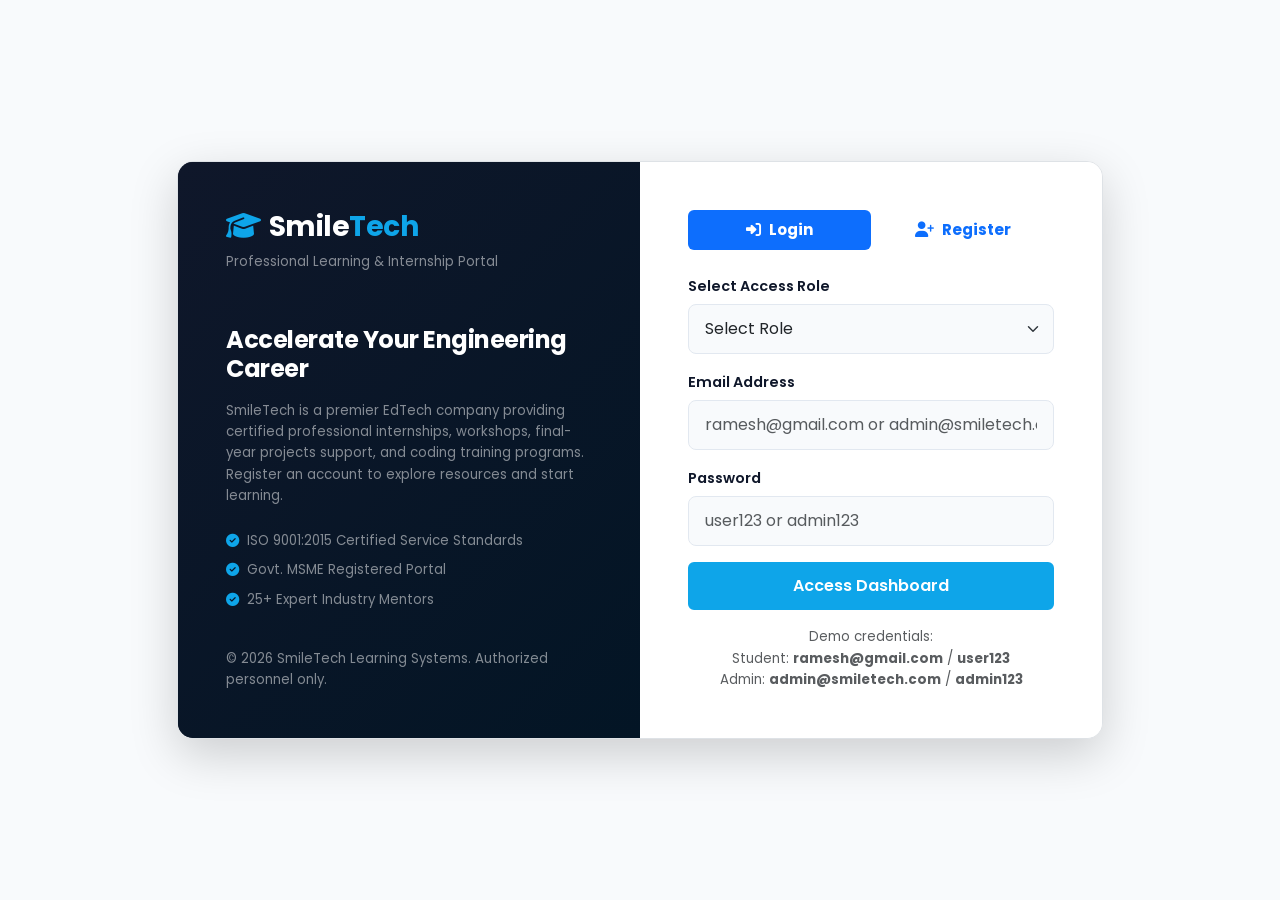
<file: FB/index.html>
<!DOCTYPE html>
<html lang="en">
<head>
    <meta charset="UTF-8">
    <meta name="viewport" content="width=device-width, initial-scale=1.0">
    <title>SmileTech Training & Project Management System</title>
    <!-- Bootstrap 5 CSS -->
    <link href="https://cdn.jsdelivr.net/npm/bootstrap@5.3.0/dist/css/bootstrap.min.css" rel="stylesheet">
    <!-- FontAwesome for Icons -->
    <link href="https://cdnjs.cloudflare.com/ajax/libs/font-awesome/6.4.0/css/all.min.css" rel="stylesheet">
    <!-- Custom CSS -->
    <link rel="stylesheet" href="css/style.css">
</head>
<body>

    <!-- ==================================================== -->
    <!-- AUTH GATEWAYS PANEL (Visible for guests/not logged in) -->
    <!-- ==================================================== -->
    <div id="auth-content" class="auth-container d-none">
        <div class="container">
            <div class="row justify-content-center">
                <div class="col-lg-10">
                    <div class="row g-0 rounded-4 shadow-lg overflow-hidden border" style="background-color: var(--white); min-height: 520px;">
                        
                        <!-- Left Panel: Branding & Badges -->
                        <div class="col-md-6 d-none d-md-flex bg-dark-blue text-white p-5 flex-column justify-content-between position-relative" style="background: linear-gradient(135deg, var(--dark-blue) 0%, #031525 100%);">
                            <div>
                                <h1 class="h3 fw-bold text-white mb-2"><i class="fa-solid fa-graduation-cap text-primary-custom me-2"></i>Smile<span class="text-primary-custom">Tech</span></h1>
                                <p class="text-white-50 small">Professional Learning & Internship Portal</p>
                            </div>
                            
                            <div class="my-auto">
                                <h2 class="h4 text-white fw-bold mb-3">Accelerate Your Engineering Career</h2>
                                <p class="small text-white-50 mb-4">SmileTech is a premier EdTech company providing certified professional internships, workshops, final-year projects support, and coding training programs. Register an account to explore resources and start learning.</p>
                                
                                <div class="mb-2 small text-white-50"><i class="fa-solid fa-circle-check text-primary-custom me-2"></i>ISO 9001:2015 Certified Service Standards</div>
                                <div class="mb-2 small text-white-50"><i class="fa-solid fa-circle-check text-primary-custom me-2"></i>Govt. MSME Registered Portal</div>
                                <div class="small text-white-50"><i class="fa-solid fa-circle-check text-primary-custom me-2"></i>25+ Expert Industry Mentors</div>
                            </div>
                            
                            <div class="small text-white-50">
                                © 2026 SmileTech Learning Systems. Authorized personnel only.
                            </div>
                        </div>

                        <!-- Right Panel: Tabs Form -->
                        <div class="col-md-6 bg-white p-4 p-md-5 d-flex flex-column justify-content-center">
                            
                            <!-- Logo and Title on Mobile -->
                            <div class="d-md-none text-center mb-4">
                                <h1 class="h3 fw-bold text-dark-blue"><i class="fa-solid fa-graduation-cap text-primary-custom me-2"></i>Smile<span>Tech</span></h1>
                                <p class="text-muted small">Professional Learning & Internship Portal</p>
                            </div>

                            <!-- Tabs Navigation -->
                            <ul class="nav nav-pills mb-4 justify-content-center" id="auth-tab" role="tablist">
                                <li class="nav-item w-50 text-center" role="presentation">
                                    <button class="nav-link w-100 active fw-bold py-2.5" id="pills-login-tab" data-bs-toggle="pill" data-bs-target="#pills-login" type="button" role="tab" aria-controls="pills-login" aria-selected="true"><i class="fa-solid fa-right-to-bracket me-2"></i>Login</button>
                                </li>
                                <li class="nav-item w-50 text-center" role="presentation">
                                    <button class="nav-link w-100 fw-bold py-2.5" id="pills-register-tab" data-bs-toggle="pill" data-bs-target="#pills-register" type="button" role="tab" aria-controls="pills-register" aria-selected="false"><i class="fa-solid fa-user-plus me-2"></i>Register</button>
                                </li>
                            </ul>

                            <div class="tab-content" id="auth-tabContent">
                                <!-- Login Tab -->
                                <div class="tab-pane fade show active" id="pills-login" role="tabpanel" aria-labelledby="pills-login-tab">
                                    <div id="login-validation-alert" class="alert d-none py-2 px-3 small mb-3"></div>
                                    <form id="login-form" onsubmit="validateLoginForm(event)">
                                        <div class="mb-3">
                                            <label class="form-label-custom">Select Access Role</label>
                                            <select class="form-select form-control-custom w-100" id="login-role" required>
                                                <option value="" disabled selected>Select Role</option>
                                                <option value="user">User / Student</option>
                                                <option value="admin">Administrator</option>
                                            </select>
                                        </div>
                                        <div class="mb-3">
                                            <label class="form-label-custom">Email Address</label>
                                            <input type="email" class="form-control form-control-custom w-100" id="login-email" required placeholder="ramesh@gmail.com or admin@smiletech.com">
                                        </div>
                                        <div class="mb-3">
                                            <label class="form-label-custom">Password</label>
                                            <input type="password" class="form-control form-control-custom w-100" id="login-password" required placeholder="user123 or admin123">
                                        </div>
                                        <button type="submit" class="btn btn-primary-custom w-100 py-2.5">Access Dashboard</button>
                                    </form>
                                    <div class="text-center mt-3 text-muted small">
                                        Demo credentials:<br>
                                        Student: <b>ramesh@gmail.com</b> / <b>user123</b><br>
                                        Admin: <b>admin@smiletech.com</b> / <b>admin123</b>
                                    </div>
                                </div>

                                <!-- Register Tab -->
                                <div class="tab-pane fade" id="pills-register" role="tabpanel" aria-labelledby="pills-register-tab">
                                    <div id="reg-validation-alert" class="alert d-none py-2 px-3 small mb-3"></div>
                                    <form id="register-form" onsubmit="validateRegisterForm(event)">
                                        <div class="mb-2">
                                            <label class="form-label-custom">Register As (Role)</label>
                                            <select class="form-select form-control-custom w-100" id="reg-role" required>
                                                <option value="" disabled selected>Select Role</option>
                                                <option value="user">User / Student</option>
                                                <option value="admin">Administrator</option>
                                            </select>
                                        </div>
                                        <div class="mb-2">
                                            <label class="form-label-custom">Full Name</label>
                                            <input type="text" class="form-control form-control-custom w-100" id="reg-name" required placeholder="Your academic name">
                                        </div>
                                        <div class="mb-2">
                                            <label class="form-label-custom">Email Address</label>
                                            <input type="email" class="form-control form-control-custom w-100" id="reg-email" required placeholder="name@domain.com">
                                        </div>
                                        <div class="mb-2">
                                            <label class="form-label-custom">Phone Number</label>
                                            <input type="tel" class="form-control form-control-custom w-100" id="reg-phone" required placeholder="10-digit number">
                                        </div>
                                        <div class="mb-2">
                                            <label class="form-label-custom">Password</label>
                                            <input type="password" class="form-control form-control-custom w-100" id="reg-password" required placeholder="Min 6 characters">
                                        </div>
                                        <div class="mb-3">
                                            <label class="form-label-custom">Confirm Password</label>
                                            <input type="password" class="form-control form-control-custom w-100" id="reg-confirm" required placeholder="Confirm your password">
                                        </div>
                                        <button type="submit" class="btn btn-primary-custom w-100 py-2.5">Create Portal Account</button>
                                    </form>
                                </div>
                            </div>

                        </div>
                    </div>
                </div>
            </div>
        </div>
    </div>

    <!-- ==================================================== -->
    <!-- PUBLIC CONTENT (Visible only after dynamic auth unlock) -->
    <!-- ==================================================== -->
    <div id="public-content" class="d-none">
        <!-- Sticky Navbar -->
        <nav class="navbar navbar-expand-lg navbar-custom sticky-top">
            <div class="container">
                <a class="navbar-brand" href="index.html">
                    <i class="fa-solid fa-graduation-cap me-2 text-primary-custom"></i>Smile<span>Tech</span>
                </a>
                <button class="navbar-toggler navbar-toggler-custom" type="button" data-bs-toggle="collapse" data-bs-target="#navbarNav" aria-controls="navbarNav" aria-expanded="false" aria-label="Toggle navigation">
                    <span class="navbar-toggler-icon navbar-toggler-icon-custom"></span>
                </button>
                <div class="collapse navbar-collapse" id="navbarNav">
                    <ul class="navbar-nav ms-auto align-items-center">
                        <li class="nav-item"><a class="nav-link" href="index.html">Home</a></li>
                        <li class="nav-item"><a class="nav-link" href="about.html">About</a></li>
                        <li class="nav-item"><a class="nav-link" href="courses.html">Courses</a></li>
                        <li class="nav-item"><a class="nav-link" href="internships.html">Internships</a></li>
                        <li class="nav-item"><a class="nav-link" href="project-domains.html">Project Domains</a></li>
                        <li class="nav-item"><a class="nav-link" href="gallery.html">Gallery</a></li>
                        <li class="nav-item"><a class="nav-link" href="feedback.html">Feedback</a></li>
                        <li class="nav-item"><a class="nav-link" href="contact.html">Contact</a></li>
                        <li class="nav-item ms-lg-3">
                            <span class="text-white-50 small me-2" id="nav-session-user">Welcome, User</span>
                            <button class="btn btn-outline-danger btn-sm border-0" onclick="handleLogout()" style="padding: 6px 12px;"><i class="fa-solid fa-right-from-bracket"></i></button>
                        </li>
                    </ul>
                </div>
            </div>
        </nav>

        <!-- Hero Banner Section -->
        <header class="hero-banner">
            <div class="container">
                <div class="row align-items-center">
                    <div class="col-lg-6 text-start text-white mb-5 mb-lg-0">
                        <span class="badge bg-primary text-white mb-3 px-3 py-2 fs-6">SmileTech Training Portal</span>
                        <h1>Shape Your <span>Tech Career</span> with Us</h1>
                        <p class="mt-3 mb-4 fs-6">Providing industry-grade certified training, internships, final-year project guidance, and professional workshops for engineering & degree students.</p>
                        <div class="d-flex gap-3">
                            <a href="courses.html" class="btn btn-primary-custom btn-lg">Explore Courses</a>
                            <a href="internships.html" class="btn btn-secondary-custom btn-lg">View Internships</a>
                        </div>
                    </div>
                    <div class="col-lg-6 text-center">
                        <div class="p-2 bg-light-custom rounded-4 shadow-lg" style="display:inline-block; max-width: 100%;">
                            <img src="images/gallery/office/office_1.svg" alt="SmileTech Main Office" class="img-fluid rounded-4 shadow" style="max-height: 380px; width: 100%; object-fit: cover;" onerror="this.src='https://placehold.co/600x400/0f172a/0ea5e9?text=SmileTech+Office'">
                        </div>
                    </div>
                </div>
            </div>
        </header>

        <!-- Company Accreditation Row -->
        <section class="py-4 border-bottom border-light" style="background: var(--light-bg)">
            <div class="container">
                <div class="row text-center align-items-center g-3">
                    <div class="col-md-4 col-12">
                        <div class="fw-bold text-dark-blue"><i class="fa-solid fa-circle-check text-primary-custom me-2"></i> ISO 9001:2015 Certified</div>
                    </div>
                    <div class="col-md-4 col-12">
                        <div class="fw-bold text-dark-blue"><i class="fa-solid fa-building-circle-check text-primary-custom me-2"></i> MSME Registered Govt. of India</div>
                    </div>
                    <div class="col-md-4 col-12">
                        <div class="fw-bold text-dark-blue"><i class="fa-solid fa-graduation-cap text-primary-custom me-2"></i> UGC Aligned Technology Syllabus</div>
                    </div>
                </div>
            </div>
        </section>

        <!-- Welcome / Company Introduction -->
        <section class="section-padding">
            <div class="container">
                <div class="row align-items-center g-5">
                    <div class="col-lg-6">
                        <span class="text-primary-custom font-monospace fw-bold text-uppercase">Welcome To SmileTech</span>
                        <h2 class="h1 mt-2 mb-4 text-dark-blue">Bridging the Gap Between Academics and Industry</h2>
                        <p class="mb-4">SmileTech is a leading educational technology provider empowering students through industrial internships, final-year project guidance, and professional certification courses. Our state-of-the-art training setups equip students with actual hands-on engineering capabilities.</p>
                        <div class="row g-3">
                            <div class="col-sm-6">
                                <div class="d-flex align-items-center">
                                    <i class="fa-solid fa-award text-primary-custom fa-2x me-3"></i>
                                    <span class="fw-bold text-dark-blue">Best Service Award</span>
                                </div>
                            </div>
                            <div class="col-sm-6">
                                <div class="d-flex align-items-center">
                                    <i class="fa-solid fa-user-group text-primary-custom fa-2x me-3"></i>
                                    <span class="fw-bold text-dark-blue">25+ Expert Mentors</span>
                                </div>
                            </div>
                        </div>
                    </div>
                    <div class="col-lg-6">
                        <div class="row g-3">
                            <div class="col-sm-6 mt-sm-5">
                                <div class="premium-card text-center">
                                    <div class="card-icon mx-auto"><i class="fa-solid fa-code"></i></div>
                                    <h4>Software Labs</h4>
                                    <p class="small text-muted mb-0">Java, Python, Web App development training.</p>
                                </div>
                            </div>
                            <div class="col-sm-6">
                                <div class="premium-card text-center">
                                    <div class="card-icon mx-auto"><i class="fa-solid fa-microchip"></i></div>
                                    <h4>Hardware Labs</h4>
                                    <p class="small text-muted mb-0">IoT, Embedded Systems, and Robotics setups.</p>
                                </div>
                            </div>
                        </div>
                    </div>
                </div>
            </div>
        </section>

        <!-- Why Choose SmileTech -->
        <section class="section-padding bg-light-custom">
            <div class="container">
                <div class="section-title">
                    <h2>Why Choose <span>SmileTech</span></h2>
                    <p>Features that make us the most trusted training partner for engineering trainees.</p>
                </div>
                <div class="row g-4">
                    <div class="col-md-4">
                        <div class="premium-card">
                            <div class="card-icon"><i class="fa-solid fa-laptop-code"></i></div>
                            <h4>Hands-on Learning</h4>
                            <p class="small text-muted mb-0">Work directly on physical microcontrollers, cloud architectures, and databases without relying on theoretical slides.</p>
                        </div>
                    </div>
                    <div class="col-md-4">
                        <div class="premium-card">
                            <div class="card-icon"><i class="fa-solid fa-users"></i></div>
                            <h4>Industry Mentors</h4>
                            <p class="small text-muted mb-0">Mentorship from professional engineers with years of experience building scalable software and IoT controllers.</p>
                        </div>
                    </div>
                    <div class="col-md-4">
                        <div class="premium-card">
                            <div class="card-icon"><i class="fa-solid fa-medal"></i></div>
                            <h4>Global Certifications</h4>
                            <p class="small text-muted mb-0">Receive verifiable ISO 9001:2015 certificates that highlight your technology learning curves to hiring partners.</p>
                        </div>
                    </div>
                </div>
            </div>
        </section>

        <!-- Services Section -->
        <section class="section-padding">
            <div class="container">
                <div class="section-title">
                    <h2>Our Core <span>Services</span></h2>
                    <p>Industrial training options designed to maximize college student skillsets.</p>
                </div>
                <div class="row g-4">
                    <div class="col-lg-3 col-sm-6">
                        <div class="premium-card text-center">
                            <div class="card-icon mx-auto"><i class="fa-solid fa-briefcase"></i></div>
                            <h4>Internships</h4>
                            <p class="small text-muted">Web Dev, Python, Java, AI, Cloud, and IoT industrial internships.</p>
                            <a href="internships.html" class="text-primary-custom fw-bold small">Learn More <i class="fa-solid fa-arrow-right ms-1"></i></a>
                        </div>
                    </div>
                    <div class="col-lg-3 col-sm-6">
                        <div class="premium-card text-center">
                            <div class="card-icon mx-auto"><i class="fa-solid fa-code"></i></div>
                            <h4>Course Training</h4>
                            <p class="small text-muted">Certification programs covering standard development stacks.</p>
                            <a href="courses.html" class="text-primary-custom fw-bold small">Learn More <i class="fa-solid fa-arrow-right ms-1"></i></a>
                        </div>
                    </div>
                    <div class="col-lg-3 col-sm-6">
                        <div class="premium-card text-center">
                            <div class="card-icon mx-auto"><i class="fa-solid fa-diagram-project"></i></div>
                            <h4>Project Guide</h4>
                            <p class="small text-muted">Expert assistance for final year college engineering projects.</p>
                            <a href="project-domains.html" class="text-primary-custom fw-bold small">Learn More <i class="fa-solid fa-arrow-right ms-1"></i></a>
                        </div>
                    </div>
                    <div class="col-lg-3 col-sm-6">
                        <div class="premium-card text-center">
                            <div class="card-icon mx-auto"><i class="fa-solid fa-chalkboard-user"></i></div>
                            <h4>Workshops</h4>
                            <p class="small text-muted">Expert-led technical seminars covering current tools.</p>
                            <a href="gallery.html" class="text-primary-custom fw-bold small">View Events <i class="fa-solid fa-arrow-right ms-1"></i></a>
                        </div>
                    </div>
                </div>
            </div>
        </section>

        <!-- Student Feedback Preview -->
        <section class="section-padding bg-light-custom">
            <div class="container">
                <div class="section-title">
                    <h2>Trainee <span>Feedback</span></h2>
                    <p>What engineering students say about their training and internship experience at SmileTech.</p>
                </div>
                <div class="row justify-content-center" id="feedback-list-container">
                    <!-- Populated dynamically via script.js -->
                </div>
                <div class="text-center mt-4">
                    <a href="feedback.html" class="btn btn-outline-primary-custom">Submit Your Feedback</a>
                </div>
            </div>
        </section>

        <!-- Footer -->
        <footer class="footer-custom">
            <div class="container text-center text-md-start">
                <div class="row g-4">
                    <div class="col-md-4">
                        <h5 class="mb-3"><i class="fa-solid fa-graduation-cap text-primary-custom me-2"></i>SmileTech</h5>
                        <p class="small text-white-50">Empowering engineering and college students through industrial certified training, internships, final-year project mentoring, and technical workshops.</p>
                    </div>
                    <div class="col-md-2 ms-md-auto">
                        <h5 class="mb-3">Quick Links</h5>
                        <ul class="list-unstyled small">
                            <li><a href="index.html" class="footer-link">Home</a></li>
                            <li><a href="about.html" class="footer-link">About Us</a></li>
                            <li><a href="courses.html" class="footer-link">Courses</a></li>
                            <li><a href="internships.html" class="footer-link">Internships</a></li>
                            <li><a href="gallery.html" class="footer-link">Gallery</a></li>
                        </ul>
                    </div>
                    <div class="col-md-2">
                        <h5 class="mb-3">Access Desk</h5>
                        <ul class="list-unstyled small">
                            <li><a href="login.html" class="footer-link">Student Login</a></li>
                            <li><a href="register.html" class="footer-link">Portal Registration</a></li>
                            <li><a href="application.html" class="footer-link">Apply Placement</a></li>
                            <li><a href="feedback.html" class="footer-link font-weight-bold text-info">Trainee Reviews</a></li>
                        </ul>
                    </div>
                    <div class="col-md-3">
                        <h5 class="mb-3">Accreditations</h5>
                        <p class="small mb-1 text-white-50"><i class="fa-solid fa-circle-check text-primary-custom me-1"></i> ISO 9001:2015 Certified</p>
                        <p class="small mb-1 text-white-50"><i class="fa-solid fa-circle-check text-primary-custom me-1"></i> MSME Registered (India)</p>
                        <p class="small text-white-50"><i class="fa-solid fa-circle-check text-primary-custom me-1"></i> Skill Prototyping Partner</p>
                    </div>
                </div>
                <hr class="my-4" style="background-color: rgba(255,255,255,0.1)">
                <div class="row align-items-center">
                    <div class="col-md-6 text-center text-md-start small text-white-50">
                        © 2026 SmileTech Training & Project Management System. All rights reserved.
                    </div>
                    <div class="col-md-6 text-center text-md-end mt-3 mt-md-0">
                        <div class="d-flex justify-content-center justify-content-md-end gap-2">
                            <a href="https://facebook.com/smiletech" class="footer-social-link"><i class="fa-brands fa-facebook-f"></i></a>
                            <a href="https://twitter.com/smiletech" class="footer-social-link"><i class="fa-brands fa-twitter"></i></a>
                            <a href="https://linkedin.com/company/smiletech" class="footer-social-link"><i class="fa-brands fa-linkedin-in"></i></a>
                            <a href="https://instagram.com/smiletech" class="footer-social-link"><i class="fa-brands fa-instagram"></i></a>
                        </div>
                    </div>
                </div>
            </div>
        </footer>
    </div>

    <!-- Bootstrap 5 Bundle JS -->
    <script src="https://cdn.jsdelivr.net/npm/bootstrap@5.3.0/dist/js/bootstrap.bundle.min.js"></script>
    <!-- Custom script -->
    <script src="js/script.js"></script>
</body>
</html>
</file>
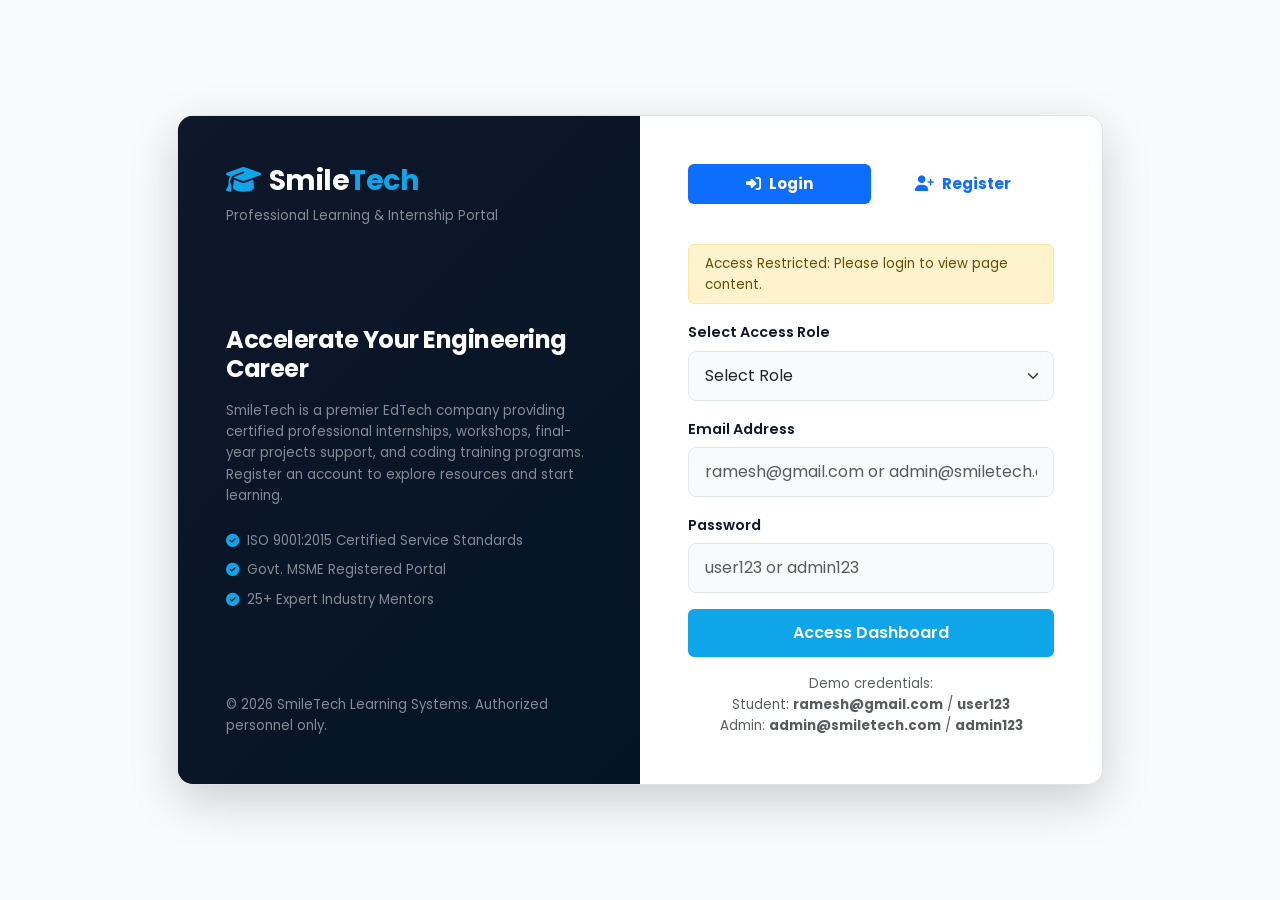
<file: FB/about.html>
<!DOCTYPE html>
<html lang="en">
<head>
    <meta charset="UTF-8">
    <meta name="viewport" content="width=device-width, initial-scale=1.0">
    <title>About Us | SmileTech</title>
    <!-- Bootstrap 5 CSS -->
    <link href="https://cdn.jsdelivr.net/npm/bootstrap@5.3.0/dist/css/bootstrap.min.css" rel="stylesheet">
    <!-- FontAwesome for Icons -->
    <link href="https://cdnjs.cloudflare.com/ajax/libs/font-awesome/6.4.0/css/all.min.css" rel="stylesheet">
    <!-- Custom CSS -->
    <link rel="stylesheet" href="css/style.css">
</head>
<body>

    <!-- Sticky Navbar -->
    <nav class="navbar navbar-expand-lg navbar-custom sticky-top">
        <div class="container">
            <a class="navbar-brand" href="index.html">
                <i class="fa-solid fa-graduation-cap me-2 text-primary-custom"></i>Smile<span>Tech</span>
            </a>
            <button class="navbar-toggler navbar-toggler-custom" type="button" data-bs-toggle="collapse" data-bs-target="#navbarNav" aria-controls="navbarNav" aria-expanded="false" aria-label="Toggle navigation">
                <span class="navbar-toggler-icon navbar-toggler-icon-custom"></span>
            </button>
            <div class="collapse navbar-collapse" id="navbarNav">
                <ul class="navbar-nav ms-auto align-items-center">
                    <li class="nav-item"><a class="nav-link" href="index.html">Home</a></li>
                    <li class="nav-item"><a class="nav-link" href="about.html">About</a></li>
                    <li class="nav-item"><a class="nav-link" href="courses.html">Courses</a></li>
                    <li class="nav-item"><a class="nav-link" href="internships.html">Internships</a></li>
                    <li class="nav-item"><a class="nav-link" href="project-domains.html">Project Domains</a></li>
                    <li class="nav-item"><a class="nav-link" href="gallery.html">Gallery</a></li>
                    <li class="nav-item"><a class="nav-link" href="feedback.html">Feedback</a></li>
                    <li class="nav-item"><a class="nav-link" href="contact.html">Contact</a></li>
                    <li class="nav-item ms-lg-3 mt-3 mt-lg-0">
                        <a class="btn btn-primary-custom" href="application.html">Apply Now</a>
                    </li>
                </ul>
            </div>
        </div>
    </nav>

    <!-- Inner Page Header -->
    <header class="inner-header">
        <div class="container">
            <h1>About SmileTech</h1>
            <nav aria-label="breadcrumb">
                <ol class="breadcrumb">
                    <li class="breadcrumb-item"><a href="index.html">Home</a></li>
                    <li class="breadcrumb-item active" aria-current="page">About Us</li>
                </ol>
            </nav>
        </div>
    </header>

    <!-- Introduction & History -->
    <section class="section-padding">
        <div class="container">
            <div class="row align-items-center g-5">
                <div class="col-lg-6">
                    <h2 class="h1 text-dark-blue mb-4">Our History & Legacy</h2>
                    <p class="mb-3">Founded in 2021, SmileTech started with a vision to bridge the massive skill gap between college curriculum and industry demands. Over the years, we have empowered over 10,000+ students across various technology domains through professional internships, workshops, and certified programs.</p>
                    <p class="mb-4">From a single computer laboratory, we have grown into a multi-branch educational technology services company offering final-year project guidance, advanced paper publication assistance, and hardware-software prototyping labs.</p>
                </div>
                <div class="col-lg-6">
                    <div class="p-2 bg-light-custom rounded-4 shadow-lg">
                        <img src="images/gallery/office/office_2.svg" alt="Workspace Room" class="img-fluid rounded-4 shadow" style="max-height: 350px; width: 100%; object-fit: cover;" onerror="this.src='https://placehold.co/600x400/0f172a/0ea5e9?text=SmileTech+Workspace'">
                    </div>
                </div>
            </div>
        </div>
    </section>

    <!-- Vision & Mission -->
    <section class="section-padding bg-light-custom">
        <div class="container">
            <div class="row g-4">
                <div class="col-md-6">
                    <div class="premium-card">
                        <div class="card-icon"><i class="fa-solid fa-eye"></i></div>
                        <h3>Our Vision</h3>
                        <p class="text-muted mb-0">To emerge as a premier technology learning ecosystem where engineering students acquire excellence, practical problem-solving capabilities, and high-tier industry placement readiness.</p>
                    </div>
                </div>
                <div class="col-md-6">
                    <div class="premium-card">
                        <div class="card-icon"><i class="fa-solid fa-bullseye"></i></div>
                        <h3>Our Mission</h3>
                        <p class="text-muted mb-0">To deliver quality, industry-aligned certified training, expose students to emerging architectural setups, provide real-world hardware & software internships, and nurture innovations via active research and development setups.</p>
                    </div>
                </div>
            </div>
        </div>
    </section>

    <!-- Achievements & Employee Counts -->
    <section class="section-padding">
        <div class="container">
            <div class="section-title">
                <h2>Our <span>Achievements</span></h2>
                <p>Metrics indicating our growth and dedication to student career development.</p>
            </div>
            
            <div class="row g-4 text-center">
                <div class="col-md-3 col-6">
                    <div class="glass-panel p-4 shadow-sm">
                        <h3 class="display-5 text-primary-custom fw-bold font-monospace">10K+</h3>
                        <p class="small text-muted mb-0 fw-semibold">Trained Trainees</p>
                    </div>
                </div>
                <div class="col-md-3 col-6">
                    <div class="glass-panel p-4 shadow-sm">
                        <h3 class="display-5 text-primary-custom fw-bold font-monospace">25+</h3>
                        <p class="small text-muted mb-0 fw-semibold">Mentors & Staff</p>
                    </div>
                </div>
                <div class="col-md-3 col-6">
                    <div class="glass-panel p-4 shadow-sm">
                        <h3 class="display-5 text-primary-custom fw-bold font-monospace">50+</h3>
                        <p class="small text-muted mb-0 fw-semibold">Partner Colleges</p>
                    </div>
                </div>
                <div class="col-md-3 col-6">
                    <div class="glass-panel p-4 shadow-sm">
                        <h3 class="display-5 text-primary-custom fw-bold font-monospace">95%</h3>
                        <p class="small text-muted mb-0 fw-semibold">Placement Rates</p>
                    </div>
                </div>
            </div>
        </div>
    </section>

    <!-- Branch Details -->
    <section class="section-padding bg-light-custom">
        <div class="container">
            <div class="section-title">
                <h2>Our <span>Branch Network</span></h2>
                <p>Visit our laboratories and training centers across Tamil Nadu.</p>
            </div>
            <div class="row g-4">
                <div class="col-md-4">
                    <div class="premium-card">
                        <div class="icon-box"><i class="fa-solid fa-location-dot"></i></div>
                        <h4>Coimbatore (HQ)</h4>
                        <p class="small text-muted mb-0">SmileTech Tower, 4th Floor, AV Road, Coimbatore - 641012.<br>Mob: +91 94422 12345</p>
                    </div>
                </div>
                <div class="col-md-4">
                    <div class="premium-card">
                        <div class="icon-box"><i class="fa-solid fa-location-dot"></i></div>
                        <h4>Chennai Branch</h4>
                        <p class="small text-muted mb-0">3rd Block, OMR Road, Sholinganallur, Chennai - 600119.<br>Mob: +91 94422 67890</p>
                    </div>
                </div>
                <div class="col-md-4">
                    <div class="premium-card">
                        <div class="icon-box"><i class="fa-solid fa-location-dot"></i></div>
                        <h4>Trichy Branch</h4>
                        <p class="small text-muted mb-0">KJ Plaza, Near Chathiram Bus Stand, Trichy - 620002.<br>Mob: +91 94422 54321</p>
                    </div>
                </div>
            </div>
        </div>
    </section>

    <!-- Footer -->
    <footer class="footer-custom">
        <div class="container text-center text-md-start">
            <div class="row g-4">
                <div class="col-md-4">
                    <h5 class="mb-3"><i class="fa-solid fa-graduation-cap text-primary-custom me-2"></i>SmileTech</h5>
                    <p class="small text-white-50">Empowering engineering and college students through industrial certified training, internships, final-year project mentoring, and technical workshops.</p>
                </div>
                <div class="col-md-2 ms-md-auto">
                    <h5 class="mb-3">Quick Links</h5>
                    <ul class="list-unstyled small">
                        <li><a href="index.html" class="footer-link">Home</a></li>
                        <li><a href="about.html" class="footer-link">About Us</a></li>
                        <li><a href="courses.html" class="footer-link">Courses</a></li>
                        <li><a href="internships.html" class="footer-link">Internships</a></li>
                        <li><a href="gallery.html" class="footer-link">Gallery</a></li>
                    </ul>
                </div>
                <div class="col-md-2">
                    <h5 class="mb-3">Access Desk</h5>
                    <ul class="list-unstyled small">
                        <li><a href="login.html" class="footer-link">Student Login</a></li>
                        <li><a href="register.html" class="footer-link">Portal Registration</a></li>
                        <li><a href="application.html" class="footer-link">Apply Placement</a></li>
                        <li><a href="feedback.html" class="footer-link font-weight-bold text-info">Trainee Reviews</a></li>
                    </ul>
                </div>
                <div class="col-md-3">
                    <h5 class="mb-3">Accreditations</h5>
                    <p class="small mb-1 text-white-50"><i class="fa-solid fa-circle-check text-primary-custom me-1"></i> ISO 9001:2015 Certified</p>
                    <p class="small mb-1 text-white-50"><i class="fa-solid fa-circle-check text-primary-custom me-1"></i> MSME Registered (India)</p>
                    <p class="small text-white-50"><i class="fa-solid fa-circle-check text-primary-custom me-1"></i> Skill Prototyping Partner</p>
                </div>
            </div>
            <hr class="my-4" style="background-color: rgba(255,255,255,0.1)">
            <div class="row align-items-center">
                <div class="col-md-6 text-center text-md-start small text-white-50">
                    © 2026 SmileTech Training & Project Management System. All rights reserved.
                </div>
                <div class="col-md-6 text-center text-md-end mt-3 mt-md-0">
                    <div class="d-flex justify-content-center justify-content-md-end gap-2">
                        <a href="https://facebook.com/smiletech" class="footer-social-link"><i class="fa-brands fa-facebook-f"></i></a>
                        <a href="https://twitter.com/smiletech" class="footer-social-link"><i class="fa-brands fa-twitter"></i></a>
                        <a href="https://linkedin.com/company/smiletech" class="footer-social-link"><i class="fa-brands fa-linkedin-in"></i></a>
                        <a href="https://instagram.com/smiletech" class="footer-social-link"><i class="fa-brands fa-instagram"></i></a>
                    </div>
                </div>
            </div>
        </div>
    </footer>

    <!-- Bootstrap 5 Bundle JS -->
    <script src="https://cdn.jsdelivr.net/npm/bootstrap@5.3.0/dist/js/bootstrap.bundle.min.js"></script>
    <!-- Custom script -->
    <script src="js/script.js"></script>
</body>
</html>
</file>
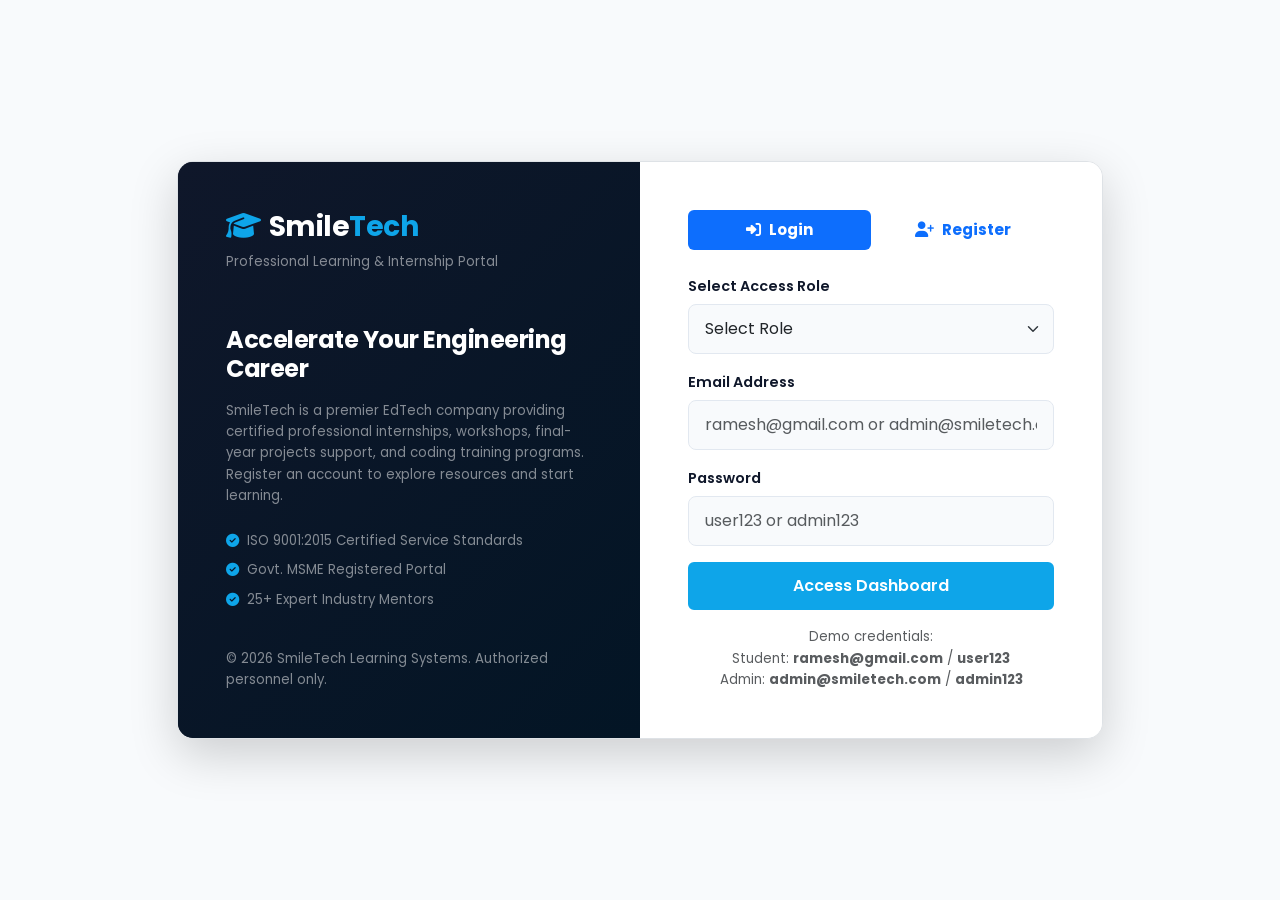
<file: FB/admin-dashboard.html>
<!DOCTYPE html>
<html lang="en">
<head>
    <meta charset="UTF-8">
    <meta name="viewport" content="width=device-width, initial-scale=1.0">
    <title>Admin Dashboard | SmileTech</title>
    <!-- Bootstrap 5 CSS -->
    <link href="https://cdn.jsdelivr.net/npm/bootstrap@5.3.0/dist/css/bootstrap.min.css" rel="stylesheet">
    <!-- FontAwesome for Icons -->
    <link href="https://cdnjs.cloudflare.com/ajax/libs/font-awesome/6.4.0/css/all.min.css" rel="stylesheet">
    <!-- Custom Admin CSS -->
    <link rel="stylesheet" href="css/admin-style.css">
</head>
<body>

    <!-- ==================================================== -->
    <!-- LEFT SIDEBAR -->
    <!-- ==================================================== -->
    <aside class="admin-sidebar" id="admin-sidebar">
        <div class="sidebar-logo">
            <a href="index.html">
                <i class="fa-solid fa-graduation-cap me-2 text-primary"></i>Smile<span>Tech</span>
            </a>
        </div>
        
        <ul class="admin-sidebar-menu">
            <li>
                <a class="admin-sidebar-link active" data-section="sec-dashboard">
                    <i class="fa-solid fa-gauge"></i>Dashboard
                </a>
            </li>
            <li>
                <a class="admin-sidebar-link" data-section="sec-students">
                    <i class="fa-solid fa-user-graduate"></i>Students
                </a>
            </li>
            <li>
                <a class="admin-sidebar-link" data-section="sec-courses">
                    <i class="fa-solid fa-book-open"></i>Courses
                </a>
            </li>
            <li>
                <a class="admin-sidebar-link" data-section="sec-domains">
                    <i class="fa-solid fa-diagram-project"></i>Project Domains
                </a>
            </li>
            <li>
                <a class="admin-sidebar-link" data-section="sec-internships">
                    <i class="fa-solid fa-briefcase"></i>Internships
                </a>
            </li>
            <li>
                <a class="admin-sidebar-link" data-section="sec-workshops">
                    <i class="fa-solid fa-chalkboard-user"></i>Workshops
                </a>
            </li>
            <li>
                <a class="admin-sidebar-link" data-section="sec-webinars">
                    <i class="fa-solid fa-video"></i>Webinars
                </a>
            </li>
            <li>
                <a class="admin-sidebar-link" data-section="sec-training">
                    <i class="fa-solid fa-laptop-code"></i>Training
                </a>
            </li>
            <li>
                <a class="admin-sidebar-link" data-section="sec-gallery">
                    <i class="fa-solid fa-images"></i>Gallery
                </a>
            </li>
            <li>
                <a class="admin-sidebar-link" data-section="sec-feedback">
                    <i class="fa-solid fa-comments"></i>Feedback
                </a>
            </li>
            <li>
                <a class="admin-sidebar-link" data-section="sec-company">
                    <i class="fa-solid fa-building"></i>Company Details
                </a>
            </li>
            <li>
                <a class="admin-sidebar-link" data-section="sec-profile">
                    <i class="fa-solid fa-user-gear"></i>Admin Profile
                </a>
            </li>
            <li class="mt-4 pt-3 border-top border-secondary border-opacity-10">
                <a class="admin-sidebar-link logout-link" onclick="handleAdminLogout()">
                    <i class="fa-solid fa-right-from-bracket"></i>Logout
                </a>
            </li>
        </ul>
    </aside>

    <!-- ==================================================== -->
    <!-- MAIN WORKSPACE -->
    <!-- ==================================================== -->
    <div class="admin-main-wrapper">
        
        <!-- Top Navbar -->
        <nav class="admin-navbar">
            <div class="navbar-left">
                <button class="sidebar-toggle-btn" id="sidebar-toggle">
                    <i class="fa-solid fa-bars"></i>
                </button>
                <h1 class="h5 fw-bold mb-0 text-dark-blue" id="navbar-page-title">Dashboard</h1>
            </div>

            <div class="navbar-search">
                <i class="fa-solid fa-magnifying-glass"></i>
                <input type="text" placeholder="Search database records...">
            </div>

            <div class="navbar-right">
                <div class="notification-bell">
                    <i class="fa-solid fa-bell"></i>
                    <span class="badge"></span>
                </div>
                
                <div class="admin-profile-pill" onclick="document.querySelector('[data-section=sec-profile]').click()">
                    <img src="https://placehold.co/100/0f172a/3b82f6?text=Admin" alt="Admin Avatar" class="admin-profile-img">
                    <span class="fw-bold text-dark-blue small d-none d-sm-inline" id="nav-admin-name">Admin Director</span>
                </div>
            </div>
        </nav>

        <!-- Body Area -->
        <main class="admin-body">

            <!-- ========================================== -->
            <!-- SECTION 1: DASHBOARD STATS & OVERVIEW -->
            <!-- ========================================== -->
            <section id="sec-dashboard" class="admin-section active">
                <!-- Statistics cards grid -->
                <div class="row g-4 mb-5">
                    <div class="col-xl-4 col-sm-6">
                        <div class="admin-stat-card">
                            <div class="stat-card-details">
                                <h3 id="stat-students">0</h3>
                                <p>Students</p>
                            </div>
                            <div class="stat-card-icon"><i class="fa-solid fa-user-graduate"></i></div>
                        </div>
                    </div>
                    <div class="col-xl-4 col-sm-6">
                        <div class="admin-stat-card">
                            <div class="stat-card-details">
                                <h3 id="stat-courses">0</h3>
                                <p>Courses</p>
                            </div>
                            <div class="stat-card-icon"><i class="fa-solid fa-book-open"></i></div>
                        </div>
                    </div>
                    <div class="col-xl-4 col-sm-6">
                        <div class="admin-stat-card">
                            <div class="stat-card-details">
                                <h3 id="stat-domains">0</h3>
                                <p>Domains</p>
                            </div>
                            <div class="stat-card-icon"><i class="fa-solid fa-diagram-project"></i></div>
                        </div>
                    </div>
                    <div class="col-xl-4 col-sm-6">
                        <div class="admin-stat-card">
                            <div class="stat-card-details">
                                <h3 id="stat-internships">0</h3>
                                <p>Internships</p>
                            </div>
                            <div class="stat-card-icon"><i class="fa-solid fa-briefcase"></i></div>
                        </div>
                    </div>
                    <div class="col-xl-4 col-sm-6">
                        <div class="admin-stat-card">
                            <div class="stat-card-details">
                                <h3 id="stat-workshops">0</h3>
                                <p>Workshops</p>
                            </div>
                            <div class="stat-card-icon"><i class="fa-solid fa-chalkboard-user"></i></div>
                        </div>
                    </div>
                    <div class="col-xl-4 col-sm-6">
                        <div class="admin-stat-card">
                            <div class="stat-card-details">
                                <h3 id="stat-webinars">0</h3>
                                <p>Webinars</p>
                            </div>
                            <div class="stat-card-icon"><i class="fa-solid fa-video"></i></div>
                        </div>
                    </div>
                    <div class="col-xl-4 col-sm-6">
                        <div class="admin-stat-card">
                            <div class="stat-card-details">
                                <h3 id="stat-training">0</h3>
                                <p>Training Stacks</p>
                            </div>
                            <div class="stat-card-icon"><i class="fa-solid fa-laptop-code"></i></div>
                        </div>
                    </div>
                    <div class="col-xl-4 col-sm-6">
                        <div class="admin-stat-card">
                            <div class="stat-card-details">
                                <h3 id="stat-projects">0</h3>
                                <p>Project Apps</p>
                            </div>
                            <div class="stat-card-icon"><i class="fa-solid fa-gears"></i></div>
                        </div>
                    </div>
                    <div class="col-xl-4 col-sm-6">
                        <div class="admin-stat-card">
                            <div class="stat-card-details">
                                <h3 id="stat-feedback">0</h3>
                                <p>Feedbacks</p>
                            </div>
                            <div class="stat-card-icon"><i class="fa-solid fa-comments"></i></div>
                        </div>
                    </div>
                </div>

                <!-- Recent applications -->
                <div class="card p-4 border rounded-4 shadow-sm mb-4 bg-white">
                    <div class="d-flex justify-content-between align-items-center mb-4">
                        <h2 class="h5 fw-bold mb-0 text-dark-blue"><i class="fa-solid fa-clock-rotate-left me-2 text-primary"></i>Recent Student Applications</h2>
                        <button class="btn btn-sm btn-outline-primary" onclick="document.querySelector('[data-section=sec-students]').click()">View All</button>
                    </div>
                    <div class="table-responsive table-custom-wrapper">
                        <table class="table table-custom text-center align-middle">
                            <thead>
                                <tr>
                                    <th>Student Name</th>
                                    <th>College Name</th>
                                    <th>Selected Target</th>
                                    <th>Project Domain</th>
                                    <th>Team Size</th>
                                    <th>Status</th>
                                    <th>Actions</th>
                                </tr>
                            </thead>
                            <tbody id="students-table-body">
                                <!-- Populated dynamically -->
                            </tbody>
                        </table>
                    </div>
                </div>
            </section>

            <!-- ========================================== -->
            <!-- SECTION 2: STUDENTS MANAGEMENT -->
            <!-- ========================================== -->
            <section id="sec-students" class="admin-section">
                <div class="card p-4 border rounded-4 shadow-sm bg-white">
                    <div class="d-flex justify-content-between align-items-center mb-4">
                        <h2 class="h5 fw-bold mb-0 text-dark-blue"><i class="fa-solid fa-user-graduate me-2 text-primary"></i>Trainee Placements Database</h2>
                    </div>
                    <div class="table-responsive table-custom-wrapper">
                        <table class="table table-custom text-center align-middle">
                            <thead>
                                <tr>
                                    <th>Student Name</th>
                                    <th>College Name</th>
                                    <th>Selected Target</th>
                                    <th>Project Domain</th>
                                    <th>Team Size</th>
                                    <th>Status</th>
                                    <th>Actions</th>
                                </tr>
                            </thead>
                            <tbody id="students-full-table-body">
                                <!-- Re-uses/synced with students list -->
                            </tbody>
                        </table>
                    </div>
                </div>
            </section>

            <!-- ========================================== -->
            <!-- SECTION 3: COURSES MANAGEMENT -->
            <!-- ========================================== -->
            <section id="sec-courses" class="admin-section">
                <div class="d-flex justify-content-between align-items-center mb-4">
                    <h2 class="h5 fw-bold text-dark-blue mb-0"><i class="fa-solid fa-book-open text-primary me-2"></i>Courses Catalog</h2>
                    <button class="btn btn-primary" onclick="addCourse()"><i class="fa-solid fa-plus me-2"></i>Add Course</button>
                </div>
                <div class="row g-4" id="courses-grid-container">
                    <!-- Populated dynamically via script -->
                </div>
            </section>

            <!-- ========================================== -->
            <!-- SECTION 4: PROJECT DOMAINS -->
            <!-- ========================================== -->
            <section id="sec-domains" class="admin-section">
                <div class="d-flex justify-content-between align-items-center mb-4">
                    <h2 class="h5 fw-bold text-dark-blue mb-0">Project Domain Categories</h2>
                    <button class="btn btn-primary" onclick="addDomain()"><i class="fa-solid fa-plus me-2"></i>Add Domain</button>
                </div>
                <div class="row g-3" id="domains-grid-container">
                    <!-- Populated dynamically -->
                </div>
            </section>

            <!-- ========================================== -->
            <!-- SECTION 5: INTERNSHIPS -->
            <!-- ========================================== -->
            <section id="sec-internships" class="admin-section">
                <div class="d-flex justify-content-between align-items-center mb-4">
                    <h2 class="h5 fw-bold text-dark-blue mb-0"><i class="fa-solid fa-briefcase text-primary me-2"></i>Internships Catalog</h2>
                    <button class="btn btn-primary" onclick="addInternship()"><i class="fa-solid fa-plus me-2"></i>Add Internship</button>
                </div>
                <div class="row g-4" id="internship-grid-container">
                    <!-- Populated dynamically -->
                </div>
            </section>

            <!-- ========================================== -->
            <!-- SECTION 6: WORKSHOPS -->
            <!-- ========================================== -->
            <section id="sec-workshops" class="admin-section">
                <div class="card p-4 border rounded-4 bg-white shadow-sm">
                    <div class="d-flex justify-content-between align-items-center mb-4">
                        <h2 class="h5 fw-bold text-dark-blue mb-0"><i class="fa-solid fa-chalkboard-user text-primary me-2"></i>Workshops Scheduling</h2>
                        <button class="btn btn-primary btn-sm" onclick="addWorkshop()"><i class="fa-solid fa-plus me-1"></i>Add Workshop</button>
                    </div>
                    <div class="table-responsive table-custom-wrapper">
                        <table class="table table-custom text-center align-middle">
                            <thead>
                                <tr>
                                    <th>Workshop Name</th>
                                    <th>Trainer Name</th>
                                    <th>Scheduled Date</th>
                                    <th>Seats Intake</th>
                                    <th>Actions</th>
                                </tr>
                            </thead>
                            <tbody id="workshops-table-body">
                                <!-- Populated dynamically -->
                            </tbody>
                        </table>
                    </div>
                </div>
            </section>

            <!-- ========================================== -->
            <!-- SECTION 7: WEBINARS -->
            <!-- ========================================== -->
            <section id="sec-webinars" class="admin-section">
                <div class="card p-4 border rounded-4 bg-white shadow-sm">
                    <div class="d-flex justify-content-between align-items-center mb-4">
                        <h2 class="h5 fw-bold text-dark-blue mb-0"><i class="fa-solid fa-video text-primary me-2"></i>Webinars Portal</h2>
                        <button class="btn btn-primary btn-sm" onclick="addWebinar()"><i class="fa-solid fa-plus me-1"></i>Add Webinar</button>
                    </div>
                    <div class="table-responsive table-custom-wrapper">
                        <table class="table table-custom text-center align-middle">
                            <thead>
                                <tr>
                                    <th>Webinar Topic</th>
                                    <th>Invited Speaker</th>
                                    <th>Scheduled Date</th>
                                    <th>Timings</th>
                                    <th>Actions</th>
                                </tr>
                            </thead>
                            <tbody id="webinars-table-body">
                                <!-- Populated dynamically -->
                            </tbody>
                        </table>
                    </div>
                </div>
            </section>

            <!-- ========================================== -->
            <!-- SECTION 8: TRAINING PROGRAMS -->
            <!-- ========================================== -->
            <section id="sec-training" class="admin-section">
                <div class="card p-4 border rounded-4 bg-white shadow-sm">
                    <div class="d-flex justify-content-between align-items-center mb-4">
                        <h2 class="h5 fw-bold text-dark-blue mb-0"><i class="fa-solid fa-laptop-code text-primary me-2"></i>Corporate Stacks Training</h2>
                        <button class="btn btn-primary btn-sm" onclick="addTraining()"><i class="fa-solid fa-plus me-1"></i>Add Training</button>
                    </div>
                    <div class="table-responsive table-custom-wrapper">
                        <table class="table table-custom text-center align-middle">
                            <thead>
                                <tr>
                                    <th>Program Name</th>
                                    <th>Duration</th>
                                    <th>Lead Mentor</th>
                                    <th>Actions</th>
                                </tr>
                            </thead>
                            <tbody id="training-table-body">
                                <!-- Populated dynamically -->
                            </tbody>
                        </table>
                    </div>
                </div>
            </section>

            <!-- ========================================== -->
            <!-- SECTION 9: GALLERY MANAGEMENT -->
            <!-- ========================================== -->
            <section id="sec-gallery" class="admin-section">
                <div class="card p-4 border rounded-4 bg-white shadow-sm mb-4">
                    <h3 class="h5 fw-bold text-dark-blue mb-3">Upload Company Graphic Assets</h3>
                    <form onsubmit="handleGalleryUpload(event)" class="row align-items-end g-3">
                        <div class="col-md-8">
                            <label class="admin-form-label">Choose SVG Vector / Screenshot File</label>
                            <input type="file" class="form-control admin-form-control" accept="image/*" required>
                        </div>
                        <div class="col-md-4">
                            <button type="submit" class="btn btn-primary w-100 py-2"><i class="fa-solid fa-cloud-arrow-up me-2"></i>Upload Image</button>
                        </div>
                    </form>
                </div>
                <div class="row g-4" id="gallery-grid-container">
                    <!-- Populated dynamically -->
                </div>
            </section>

            <!-- ========================================== -->
            <!-- SECTION 10: FEEDBACK MANAGEMENT -->
            <!-- ========================================== -->
            <section id="sec-feedback" class="admin-section">
                <div class="card p-4 border rounded-4 bg-white shadow-sm">
                    <h2 class="h5 fw-bold text-dark-blue mb-4"><i class="fa-solid fa-comments text-primary me-2"></i>Trainee Feedbacks moderation</h2>
                    <div class="table-responsive table-custom-wrapper">
                        <table class="table table-custom text-center align-middle">
                            <thead>
                                <tr>
                                    <th>Student Name</th>
                                    <th>Rating Star</th>
                                    <th>Feedback Comments</th>
                                    <th>Submitted Date</th>
                                    <th>Action</th>
                                </tr>
                            </thead>
                            <tbody id="feedback-table-body">
                                <!-- Populated dynamically -->
                            </tbody>
                        </table>
                    </div>
                </div>
            </section>

            <!-- ========================================== -->
            <!-- SECTION 11: COMPANY DETAILS -->
            <!-- ========================================== -->
            <section id="sec-company" class="admin-section">
                <div class="card p-4 p-md-5 border rounded-4 bg-white shadow-sm">
                    <h2 class="h5 fw-bold text-dark-blue mb-4"><i class="fa-solid fa-building text-primary me-2"></i>Company Information Profile</h2>
                    <form onsubmit="saveCompanyDetails(event)">
                        <div class="row g-3 mb-4">
                            <div class="col-md-6">
                                <label class="admin-form-label">Company Name</label>
                                <input type="text" class="form-control admin-form-control" id="company-name" required>
                            </div>
                            <div class="col-md-6">
                                <label class="admin-form-label">Corporate Email</label>
                                <input type="email" class="form-control admin-form-control" id="company-email" required>
                            </div>
                            <div class="col-md-6">
                                <label class="admin-form-label">Contact Support Phone</label>
                                <input type="text" class="form-control admin-form-control" id="company-phone" required>
                            </div>
                            <div class="col-md-6">
                                <label class="admin-form-label">Active Branch Networks</label>
                                <input type="text" class="form-control admin-form-control" id="company-branches" required>
                            </div>
                            <div class="col-12">
                                <label class="admin-form-label">Physical HQ Office Address</label>
                                <input type="text" class="form-control admin-form-control" id="company-address" required>
                            </div>
                            <div class="col-12">
                                <label class="admin-form-label">About Description Summary</label>
                                <textarea class="form-control admin-form-control" id="company-about" rows="3" required></textarea>
                            </div>
                        </div>
                        <div class="text-end">
                            <button type="submit" class="btn btn-primary px-4 py-2"><i class="fa-solid fa-floppy-disk me-2"></i>Save Details</button>
                        </div>
                    </form>
                </div>
            </section>

            <!-- ========================================== -->
            <!-- SECTION 12: ADMIN PROFILE -->
            <!-- ========================================== -->
            <section id="sec-profile" class="admin-section">
                <div class="row g-4">
                    <!-- Edit Details Card -->
                    <div class="col-lg-6">
                        <div class="card p-4 p-md-5 border rounded-4 bg-white shadow-sm h-100">
                            <h2 class="h5 fw-bold text-dark-blue mb-4"><i class="fa-solid fa-user-gear text-primary me-2"></i>Admin Core Profile</h2>
                            
                            <div class="text-center mb-4">
                                <img src="https://placehold.co/100/0f172a/3b82f6?text=Admin" alt="Admin Profile" class="img-thumbnail rounded-circle mb-3" style="width: 100px; height: 100px;">
                                <h3 class="h6 mb-0 text-dark-blue fw-bold">System Super Administrator</h3>
                                <span class="small text-muted font-monospace">Role: Administrator</span>
                            </div>

                            <form onsubmit="saveAdminProfile(event)">
                                <div class="mb-3">
                                    <label class="admin-form-label">Full Name</label>
                                    <input type="text" class="form-control admin-form-control" id="profile-name" required>
                                </div>
                                <div class="mb-3">
                                    <label class="admin-form-label">Email Address</label>
                                    <input type="email" class="form-control admin-form-control" id="profile-email" required>
                                </div>
                                <div class="mb-4">
                                    <label class="admin-form-label">Phone Contact</label>
                                    <input type="text" class="form-control admin-form-control" id="profile-phone" required>
                                </div>
                                <button type="submit" class="btn btn-primary w-100 py-2">Update Profile</button>
                            </form>
                        </div>
                    </div>

                    <!-- Change Password Card -->
                    <div class="col-lg-6">
                        <div class="card p-4 p-md-5 border rounded-4 bg-white shadow-sm h-100">
                            <h2 class="h5 fw-bold text-dark-blue mb-4"><i class="fa-solid fa-key text-primary me-2"></i>Change Admin Password</h2>
                            <form id="pass-change-form" onsubmit="changeAdminPassword(event)">
                                <div class="mb-3">
                                    <label class="admin-form-label">Current Password</label>
                                    <input type="password" class="form-control admin-form-control" id="pass-current" required placeholder="admin123">
                                </div>
                                <div class="mb-3">
                                    <label class="admin-form-label">New Password</label>
                                    <input type="password" class="form-control admin-form-control" id="pass-new" required placeholder="Min 6 characters">
                                </div>
                                <div class="mb-4">
                                    <label class="admin-form-label">Confirm New Password</label>
                                    <input type="password" class="form-control admin-form-control" id="pass-confirm" required placeholder="Verify new password">
                                </div>
                                <button type="submit" class="btn btn-primary w-100 py-2">Update Password</button>
                            </form>
                        </div>
                    </div>
                </div>
            </section>

        </main>

        <!-- Footer -->
        <footer class="admin-footer">
            © 2026 SmileTech Training & Project Management System<br>
            All Rights Reserved.
        </footer>

    </div>

    <!-- Bootstrap 5 Bundle JS -->
    <script src="https://cdn.jsdelivr.net/npm/bootstrap@5.3.0/dist/js/bootstrap.bundle.min.js"></script>
    
    <!-- Admin scripts controller -->
    <script src="js/admin-script.js"></script>
    
    <!-- Unified student views handled by admin-script.js -->
</body>
</html>
</file>
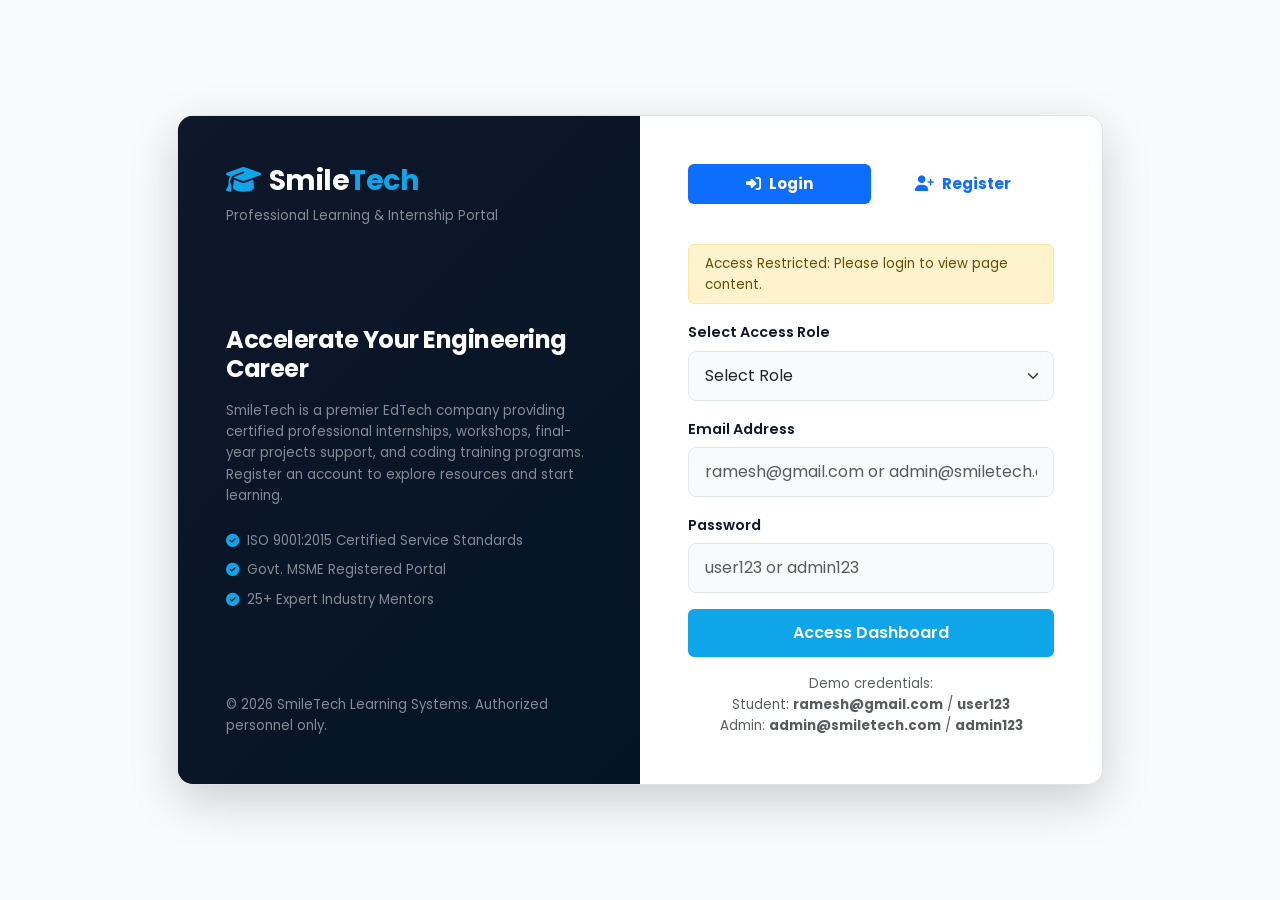
<file: FB/application.html>
<!DOCTYPE html>
<html lang="en">
<head>
    <meta charset="UTF-8">
    <meta name="viewport" content="width=device-width, initial-scale=1.0">
    <title>Apply Online | SmileTech</title>
    <!-- Bootstrap 5 CSS -->
    <link href="https://cdn.jsdelivr.net/npm/bootstrap@5.3.0/dist/css/bootstrap.min.css" rel="stylesheet">
    <!-- FontAwesome for Icons -->
    <link href="https://cdnjs.cloudflare.com/ajax/libs/font-awesome/6.4.0/css/all.min.css" rel="stylesheet">
    <!-- Custom CSS -->
    <link rel="stylesheet" href="css/style.css">
</head>
<body>

    <!-- Sticky Navbar -->
    <nav class="navbar navbar-expand-lg navbar-custom sticky-top">
        <div class="container">
            <a class="navbar-brand" href="index.html">
                <i class="fa-solid fa-graduation-cap me-2 text-primary-custom"></i>Smile<span>Tech</span>
            </a>
            <button class="navbar-toggler navbar-toggler-custom" type="button" data-bs-toggle="collapse" data-bs-target="#navbarNav" aria-controls="navbarNav" aria-expanded="false" aria-label="Toggle navigation">
                <span class="navbar-toggler-icon navbar-toggler-icon-custom"></span>
            </button>
            <div class="collapse navbar-collapse" id="navbarNav">
                <ul class="navbar-nav ms-auto align-items-center">
                    <li class="nav-item"><a class="nav-link" href="index.html">Home</a></li>
                    <li class="nav-item"><a class="nav-link" href="about.html">About</a></li>
                    <li class="nav-item"><a class="nav-link" href="courses.html">Courses</a></li>
                    <li class="nav-item"><a class="nav-link" href="internships.html">Internships</a></li>
                    <li class="nav-item"><a class="nav-link" href="project-domains.html">Project Domains</a></li>
                    <li class="nav-item"><a class="nav-link" href="gallery.html">Gallery</a></li>
                    <li class="nav-item"><a class="nav-link" href="feedback.html">Feedback</a></li>
                    <li class="nav-item"><a class="nav-link" href="contact.html">Contact</a></li>
                    <li class="nav-item ms-lg-3 mt-3 mt-lg-0">
                        <a class="btn btn-primary-custom" href="application.html">Apply Now</a>
                    </li>
                </ul>
            </div>
        </div>
    </nav>

    <!-- Inner Page Header -->
    <header class="inner-header">
        <div class="container">
            <h1>Student Application Form</h1>
            <nav aria-label="breadcrumb">
                <ol class="breadcrumb">
                    <li class="breadcrumb-item"><a href="index.html">Home</a></li>
                    <li class="breadcrumb-item active" aria-current="page">Apply Online</li>
                </ol>
            </nav>
        </div>
    </header>

    <!-- Application Form Section -->
    <section class="section-padding bg-light-custom">
        <div class="container">
            <div class="row justify-content-center">
                <div class="col-lg-10">
                    <div class="glass-panel p-4 p-md-5 bg-white shadow">
                        <div class="text-center mb-5">
                            <h2 class="h3 text-dark-blue fw-bold">Trainee Placement Registration</h2>
                            <p class="text-muted">Fill out the academic details accurately. Validations are enforced in JavaScript.</p>
                        </div>

                        <!-- Client validation alerts container -->
                        <div id="app-validation-alert" class="alert d-none py-2 px-3 small my-3"></div>

                        <form id="application-form" onsubmit="validateApplicationForm(event)">
                            
                            <!-- Personal Info -->
                            <h3 class="h6 text-primary-custom border-bottom pb-2 mb-3"><i class="fa-solid fa-user me-2"></i>1. Personal Information</h3>
                            <div class="row g-3 mb-4">
                                <div class="col-md-6">
                                    <label class="form-label-custom">Student Full Name</label>
                                    <input type="text" class="form-control form-control-custom" id="app-name" required placeholder="Name according to records">
                                </div>
                                <div class="col-md-6">
                                    <label class="form-label-custom">Email Address</label>
                                    <input type="email" class="form-control form-control-custom" id="app-email" required placeholder="name@college.edu">
                                </div>
                                <div class="col-md-6">
                                    <label class="form-label-custom">Mobile Number</label>
                                    <input type="tel" class="form-control form-control-custom" id="app-phone" required placeholder="10-digit number">
                                </div>
                                <div class="col-md-6">
                                    <label class="form-label-custom">WhatsApp Number</label>
                                    <input type="tel" class="form-control form-control-custom" id="app-whatsapp" required placeholder="WhatsApp active number">
                                </div>
                            </div>

                            <!-- Academic Info -->
                            <h3 class="h6 text-primary-custom border-bottom pb-2 mb-3"><i class="fa-solid fa-graduation-cap me-2"></i>2. Academic Details</h3>
                            <div class="row g-3 mb-4">
                                <div class="col-md-6">
                                    <label class="form-label-custom">College Name</label>
                                    <input type="text" class="form-control form-control-custom" id="app-college" required placeholder="Full college / institution name">
                                </div>
                                <div class="col-md-3">
                                    <label class="form-label-custom">Department</label>
                                    <input type="text" class="form-control form-control-custom" id="app-dept" required placeholder="e.g. CSE, ECE, IT">
                                </div>
                                <div class="col-md-3">
                                    <label class="form-label-custom">Year of Study</label>
                                    <select class="form-select form-control-custom" id="app-year" required>
                                        <option value="" disabled selected>Select Year</option>
                                        <option value="1st Year">1st Year</option>
                                        <option value="2nd Year">2nd Year</option>
                                        <option value="3rd Year">3rd Year</option>
                                        <option value="4th Year">4th Year</option>
                                        <option value="PG / Other">PG / Other</option>
                                    </select>
                                </div>
                                <div class="col-12">
                                    <label class="form-label-custom">Contact Address</label>
                                    <textarea class="form-control form-control-custom" id="app-address" rows="2" required placeholder="Permanent mailing address"></textarea>
                                </div>
                            </div>

                            <!-- Program Selection -->
                            <h3 class="h6 text-primary-custom border-bottom pb-2 mb-3"><i class="fa-solid fa-book-open me-2"></i>3. Program & Team Configuration</h3>
                            <div class="row g-3 mb-5">
                                <div class="col-md-4">
                                    <label class="form-label-custom">Selected Course / Placement Target</label>
                                    <select class="form-select form-control-custom" id="app-selected-course" required>
                                        <option value="" disabled selected>Choose Course</option>
                                        <option value="Java Full Stack">Java Full Stack (Course)</option>
                                        <option value="Python Full Stack">Python Full Stack (Course)</option>
                                        <option value="HTML">HTML (Course)</option>
                                        <option value="CSS">CSS (Course)</option>
                                        <option value="JavaScript">JavaScript (Course)</option>
                                        <option value="Bootstrap">Bootstrap (Course)</option>
                                        <option value="React.js">React.js (Course)</option>
                                        <option value="C Programming">C Programming (Course)</option>
                                        <option value="C++">C++ (Course)</option>
                                        <option value="Embedded C">Embedded C (Course)</option>
                                        <option value="SQL">SQL (Course)</option>
                                        <option value="Java Internship">Java Internship</option>
                                        <option value="Python Internship">Python Internship</option>
                                        <option value="Web Development Internship">Web Development Internship</option>
                                        <option value="AI Internship">AI Internship</option>
                                        <option value="IoT Internship">IoT Internship</option>
                                        <option value="Cloud Internship">Cloud Internship</option>
                                        <option value="Not Applicable">Not Applicable</option>
                                    </select>
                                </div>
                                <div class="col-md-4">
                                    <label class="form-label-custom">Selected Project Domain</label>
                                    <select class="form-select form-control-custom" id="app-selected-domain" required>
                                        <option value="" disabled selected>Choose Domain</option>
                                        <option value="Machine Learning">Machine Learning</option>
                                        <option value="Deep Learning">Deep Learning</option>
                                        <option value="Artificial Intelligence">Artificial Intelligence</option>
                                        <option value="Robotics">Robotics</option>
                                        <option value="Cloud Computing">Cloud Computing</option>
                                        <option value="Internet of Things">Internet of Things</option>
                                        <option value="Embedded Systems">Embedded Systems</option>
                                        <option value="Image Processing">Image Processing</option>
                                        <option value="PHP">PHP</option>
                                        <option value="React.js">React.js</option>
                                        <option value="Java">Java</option>
                                        <option value="Python">Python</option>
                                        <option value="Web Technology">Web Technology</option>
                                        <option value="Power Electronics">Power Electronics</option>
                                        <option value="Not Applicable">Not Applicable</option>
                                    </select>
                                </div>
                                <div class="col-md-4">
                                    <label class="form-label-custom">Team Size (Allowed: 2, 4, or 6 only)</label>
                                    <select class="form-select form-control-custom" id="app-teamsize" required>
                                        <option value="" disabled selected>Select Team Size</option>
                                        <option value="2">2 Members</option>
                                        <option value="4">4 Members</option>
                                        <option value="6">6 Members</option>
                                    </select>
                                </div>
                            </div>

                            <!-- Buttons -->
                            <div class="row g-3">
                                <div class="col-sm-6">
                                    <button type="reset" class="btn btn-secondary-custom btn-outline-primary-custom w-100 py-2.5" style="border-color: var(--primary); color: var(--primary) !important;">Reset Form</button>
                                </div>
                                <div class="col-sm-6">
                                    <button type="submit" class="btn btn-primary-custom w-100 py-2.5">Submit Application</button>
                                </div>
                            </div>
                        </form>
                    </div>
                </div>
            </div>
        </div>
    </section>

    <!-- Footer -->
    <footer class="footer-custom">
        <div class="container text-center text-md-start">
            <div class="row g-4">
                <div class="col-md-4">
                    <h5 class="mb-3"><i class="fa-solid fa-graduation-cap text-primary-custom me-2"></i>SmileTech</h5>
                    <p class="small text-white-50">Empowering engineering and college students through industrial certified training, internships, final-year project mentoring, and technical workshops.</p>
                </div>
                <div class="col-md-2 ms-md-auto">
                    <h5 class="mb-3">Quick Links</h5>
                    <ul class="list-unstyled small">
                        <li><a href="index.html" class="footer-link">Home</a></li>
                        <li><a href="about.html" class="footer-link">About Us</a></li>
                        <li><a href="courses.html" class="footer-link">Courses</a></li>
                        <li><a href="internships.html" class="footer-link">Internships</a></li>
                        <li><a href="gallery.html" class="footer-link">Gallery</a></li>
                    </ul>
                </div>
                <div class="col-md-2">
                    <h5 class="mb-3">Access Desk</h5>
                    <ul class="list-unstyled small">
                        <li><a href="login.html" class="footer-link">Student Login</a></li>
                        <li><a href="register.html" class="footer-link">Portal Registration</a></li>
                        <li><a href="application.html" class="footer-link">Apply Placement</a></li>
                        <li><a href="feedback.html" class="footer-link font-weight-bold text-info">Trainee Reviews</a></li>
                    </ul>
                </div>
                <div class="col-md-3">
                    <h5 class="mb-3">Accreditations</h5>
                    <p class="small mb-1 text-white-50"><i class="fa-solid fa-circle-check text-primary-custom me-1"></i> ISO 9001:2015 Certified</p>
                    <p class="small mb-1 text-white-50"><i class="fa-solid fa-circle-check text-primary-custom me-1"></i> MSME Registered (India)</p>
                    <p class="small text-white-50"><i class="fa-solid fa-circle-check text-primary-custom me-1"></i> Skill Prototyping Partner</p>
                </div>
            </div>
            <hr class="my-4" style="background-color: rgba(255,255,255,0.1)">
            <div class="row align-items-center">
                <div class="col-md-6 text-center text-md-start small text-white-50">
                    © 2026 SmileTech Training & Project Management System. All rights reserved.
                </div>
                <div class="col-md-6 text-center text-md-end mt-3 mt-md-0">
                    <div class="d-flex justify-content-center justify-content-md-end gap-2">
                        <a href="https://facebook.com/smiletech" class="footer-social-link"><i class="fa-brands fa-facebook-f"></i></a>
                        <a href="https://twitter.com/smiletech" class="footer-social-link"><i class="fa-brands fa-twitter"></i></a>
                        <a href="https://linkedin.com/company/smiletech" class="footer-social-link"><i class="fa-brands fa-linkedin-in"></i></a>
                        <a href="https://instagram.com/smiletech" class="footer-social-link"><i class="fa-brands fa-instagram"></i></a>
                    </div>
                </div>
            </div>
        </div>
    </footer>

    <!-- Bootstrap 5 Bundle JS -->
    <script src="https://cdn.jsdelivr.net/npm/bootstrap@5.3.0/dist/js/bootstrap.bundle.min.js"></script>
    <!-- Custom script -->
    <script src="js/script.js"></script>
</body>
</html>
</file>
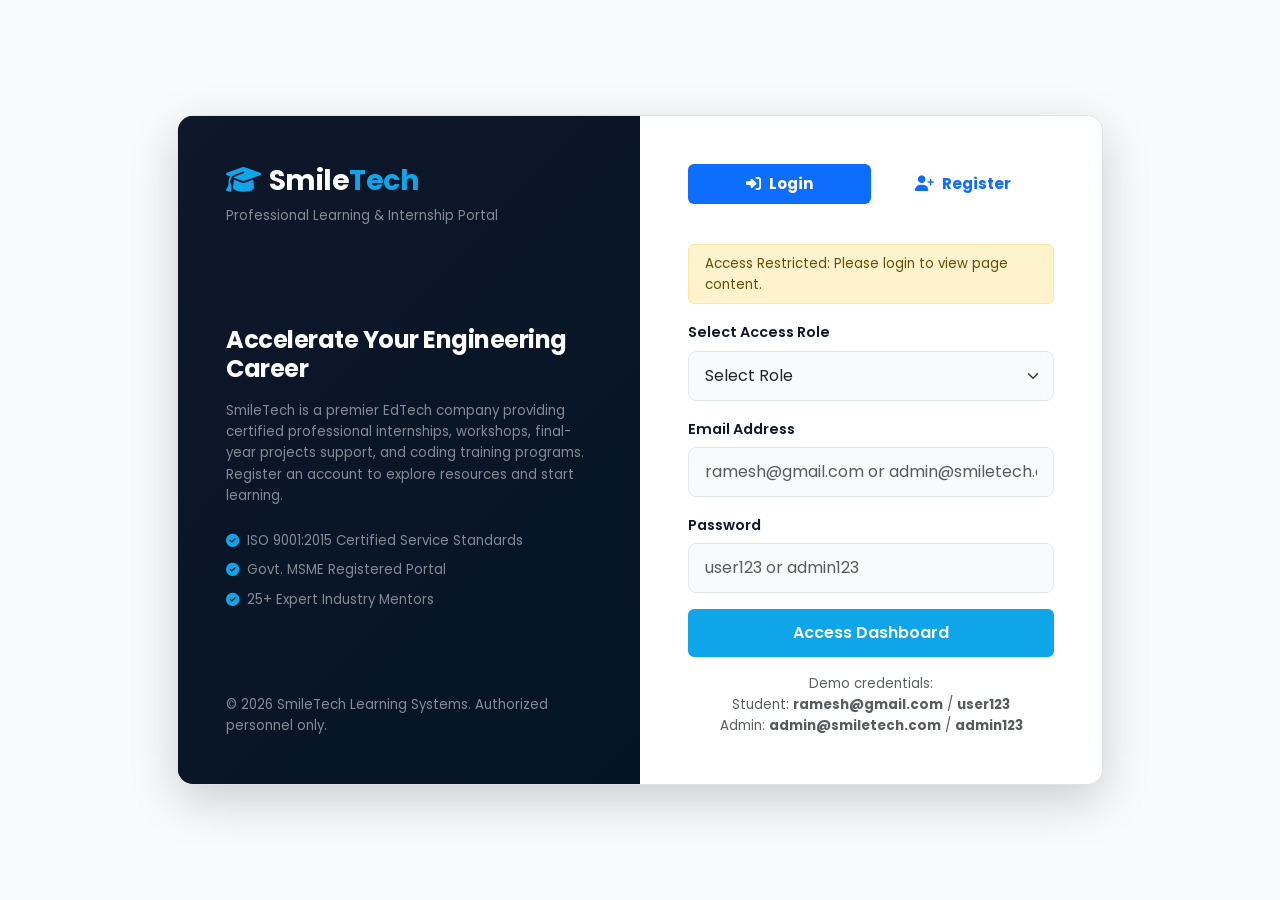
<file: FB/contact.html>
<!DOCTYPE html>
<html lang="en">
<head>
    <meta charset="UTF-8">
    <meta name="viewport" content="width=device-width, initial-scale=1.0">
    <title>Contact Us | SmileTech</title>
    <!-- Bootstrap 5 CSS -->
    <link href="https://cdn.jsdelivr.net/npm/bootstrap@5.3.0/dist/css/bootstrap.min.css" rel="stylesheet">
    <!-- FontAwesome for Icons -->
    <link href="https://cdnjs.cloudflare.com/ajax/libs/font-awesome/6.4.0/css/all.min.css" rel="stylesheet">
    <!-- Custom CSS -->
    <link rel="stylesheet" href="css/style.css">
</head>
<body>

    <!-- Sticky Navbar -->
    <nav class="navbar navbar-expand-lg navbar-custom sticky-top">
        <div class="container">
            <a class="navbar-brand" href="index.html">
                <i class="fa-solid fa-graduation-cap me-2 text-primary-custom"></i>Smile<span>Tech</span>
            </a>
            <button class="navbar-toggler navbar-toggler-custom" type="button" data-bs-toggle="collapse" data-bs-target="#navbarNav" aria-controls="navbarNav" aria-expanded="false" aria-label="Toggle navigation">
                <span class="navbar-toggler-icon navbar-toggler-icon-custom"></span>
            </button>
            <div class="collapse navbar-collapse" id="navbarNav">
                <ul class="navbar-nav ms-auto align-items-center">
                    <li class="nav-item"><a class="nav-link" href="index.html">Home</a></li>
                    <li class="nav-item"><a class="nav-link" href="about.html">About</a></li>
                    <li class="nav-item"><a class="nav-link" href="courses.html">Courses</a></li>
                    <li class="nav-item"><a class="nav-link" href="internships.html">Internships</a></li>
                    <li class="nav-item"><a class="nav-link" href="project-domains.html">Project Domains</a></li>
                    <li class="nav-item"><a class="nav-link" href="gallery.html">Gallery</a></li>
                    <li class="nav-item"><a class="nav-link" href="feedback.html">Feedback</a></li>
                    <li class="nav-item"><a class="nav-link" href="contact.html">Contact</a></li>
                    <li class="nav-item ms-lg-3 mt-3 mt-lg-0">
                        <a class="btn btn-primary-custom" href="application.html">Apply Now</a>
                    </li>
                </ul>
            </div>
        </div>
    </nav>

    <!-- Inner Page Header -->
    <header class="inner-header">
        <div class="container">
            <h1>Contact Office Support</h1>
            <nav aria-label="breadcrumb">
                <ol class="breadcrumb">
                    <li class="breadcrumb-item"><a href="index.html">Home</a></li>
                    <li class="breadcrumb-item active" aria-current="page">Contact</li>
                </ol>
            </nav>
        </div>
    </header>

    <!-- Contact details, Form & Map -->
    <section class="section-padding bg-light-custom">
        <div class="container">
            <div class="row g-4 mb-5">
                <div class="col-md-4">
                    <div class="premium-card text-center">
                        <div class="card-icon mx-auto"><i class="fa-solid fa-phone"></i></div>
                        <h4>Call Support</h4>
                        <p class="small text-muted mb-0">HQ desk: +91 94422 12345<br>Support desk: +91 94422 67890</p>
                    </div>
                </div>
                <div class="col-md-4">
                    <div class="premium-card text-center">
                        <div class="card-icon mx-auto"><i class="fa-solid fa-envelope"></i></div>
                        <h4>Email Desk</h4>
                        <p class="small text-muted mb-0">General Desk: info@smiletech.com<br>Support Desk: help@smiletech.com</p>
                    </div>
                </div>
                <div class="col-md-4">
                    <div class="premium-card text-center">
                        <div class="card-icon mx-auto"><i class="fa-solid fa-location-dot"></i></div>
                        <h4>HQ Address</h4>
                        <p class="small text-muted mb-0">SmileTech Tower, 4th Floor, AV Road, Coimbatore - 641012.</p>
                    </div>
                </div>
            </div>

            <div class="row g-5">
                <!-- Left: Message Form -->
                <div class="col-lg-6">
                    <div class="glass-panel p-4 bg-white shadow-sm h-100">
                        <h3 class="h4 text-dark-blue fw-bold mb-3">Send Us a Query Message</h3>
                        <p class="text-muted small mb-4">Have questions about project assistance or internship batches? Submit this form.</p>

                        <form id="contact-query-form" onsubmit="handleContactSubmit(event)">
                            <div class="mb-3">
                                <label class="form-label-custom">Full Name</label>
                                <input type="text" class="form-control form-control-custom" required placeholder="Enter your name">
                            </div>
                            <div class="mb-3">
                                <label class="form-label-custom">Email Address</label>
                                <input type="email" class="form-control form-control-custom" required placeholder="name@domain.com">
                            </div>
                            <div class="mb-3">
                                <label class="form-label-custom">Query Topic</label>
                                <input type="text" class="form-control form-control-custom" required placeholder="e.g. Internships, Projects, Courses">
                            </div>
                            <div class="mb-3">
                                <label class="form-label-custom">Message</label>
                                <textarea class="form-control form-control-custom" rows="3" required placeholder="Detail your query here..."></textarea>
                            </div>
                            <button type="submit" class="btn btn-primary-custom w-100 py-2.5">Send Message</button>
                        </form>
                    </div>
                </div>

                <!-- Right: Map -->
                <div class="col-lg-6">
                    <div class="glass-panel p-2 bg-white shadow-sm h-100" style="min-height: 400px;">
                        <iframe 
                            src="https://www.google.com/maps/embed?pb=!1m18!1m12!1m3!1d3916.326264626154!2d76.95726291480287!3d11.016844492158509!2m3!1f0!2f0!3f0!3m2!1i1024!2i768!4f13.1!3m3!1m2!1s0x3ba859af2f9737b3%3A0xc3d8376912384a92!2sCoimbatore%2C%20Tamil%20Nadu!5e0!3m2!1sen!2sin!4v1655000000000!5m2!1sen!2sin" 
                            width="100%" 
                            height="100%" 
                            style="border:0; border-radius: 12px; min-height: 380px;" 
                            allowfullscreen="" 
                            loading="lazy" 
                            referrerpolicy="no-referrer-when-downgrade">
                        </iframe>
                    </div>
                </div>
            </div>
        </div>
    </section>

    <!-- Footer -->
    <footer class="footer-custom">
        <div class="container text-center text-md-start">
            <div class="row g-4">
                <div class="col-md-4">
                    <h5 class="mb-3"><i class="fa-solid fa-graduation-cap text-primary-custom me-2"></i>SmileTech</h5>
                    <p class="small text-white-50">Empowering engineering and college students through industrial certified training, internships, final-year project mentoring, and technical workshops.</p>
                </div>
                <div class="col-md-2 ms-md-auto">
                    <h5 class="mb-3">Quick Links</h5>
                    <ul class="list-unstyled small">
                        <li><a href="index.html" class="footer-link">Home</a></li>
                        <li><a href="about.html" class="footer-link">About Us</a></li>
                        <li><a href="courses.html" class="footer-link">Courses</a></li>
                        <li><a href="internships.html" class="footer-link">Internships</a></li>
                        <li><a href="gallery.html" class="footer-link">Gallery</a></li>
                    </ul>
                </div>
                <div class="col-md-2">
                    <h5 class="mb-3">Access Desk</h5>
                    <ul class="list-unstyled small">
                        <li><a href="login.html" class="footer-link">Student Login</a></li>
                        <li><a href="register.html" class="footer-link">Portal Registration</a></li>
                        <li><a href="application.html" class="footer-link">Apply Placement</a></li>
                        <li><a href="feedback.html" class="footer-link font-weight-bold text-info">Trainee Reviews</a></li>
                    </ul>
                </div>
                <div class="col-md-3">
                    <h5 class="mb-3">Accreditations</h5>
                    <p class="small mb-1 text-white-50"><i class="fa-solid fa-circle-check text-primary-custom me-1"></i> ISO 9001:2015 Certified</p>
                    <p class="small mb-1 text-white-50"><i class="fa-solid fa-circle-check text-primary-custom me-1"></i> MSME Registered (India)</p>
                    <p class="small text-white-50"><i class="fa-solid fa-circle-check text-primary-custom me-1"></i> Skill Prototyping Partner</p>
                </div>
            </div>
            <hr class="my-4" style="background-color: rgba(255,255,255,0.1)">
            <div class="row align-items-center">
                <div class="col-md-6 text-center text-md-start small text-white-50">
                    © 2026 SmileTech Training & Project Management System. All rights reserved.
                </div>
                <div class="col-md-6 text-center text-md-end mt-3 mt-md-0">
                    <div class="d-flex justify-content-center justify-content-md-end gap-2">
                        <a href="https://facebook.com/smiletech" class="footer-social-link"><i class="fa-brands fa-facebook-f"></i></a>
                        <a href="https://twitter.com/smiletech" class="footer-social-link"><i class="fa-brands fa-twitter"></i></a>
                        <a href="https://linkedin.com/company/smiletech" class="footer-social-link"><i class="fa-brands fa-linkedin-in"></i></a>
                        <a href="https://instagram.com/smiletech" class="footer-social-link"><i class="fa-brands fa-instagram"></i></a>
                    </div>
                </div>
            </div>
        </div>
    </footer>

    <!-- Bootstrap 5 Bundle JS -->
    <script src="https://cdn.jsdelivr.net/npm/bootstrap@5.3.0/dist/js/bootstrap.bundle.min.js"></script>
    <!-- Custom script -->
    <script src="js/script.js"></script>
</body>
</html>
</file>
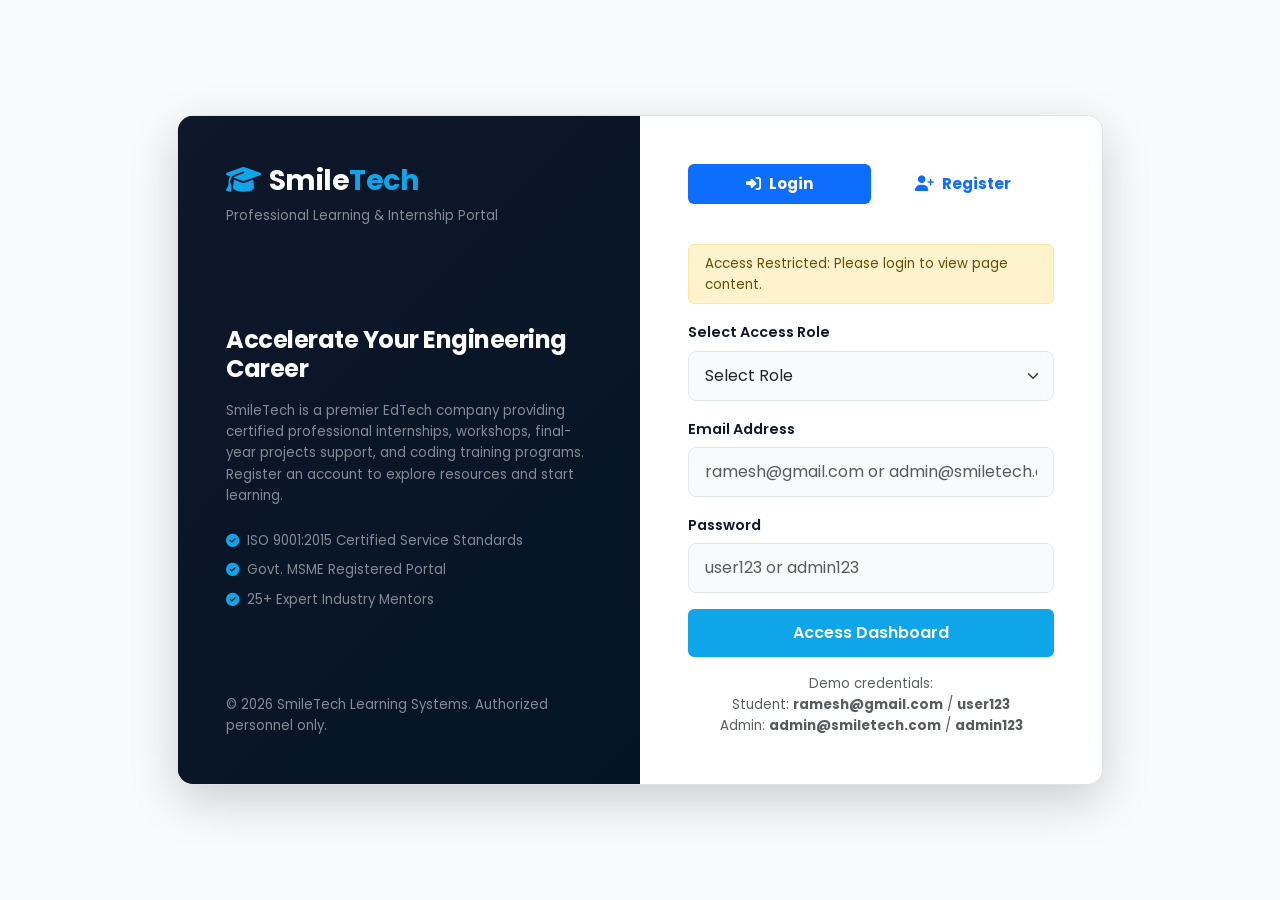
<file: FB/courses.html>
<!DOCTYPE html>
<html lang="en">
<head>
    <meta charset="UTF-8">
    <meta name="viewport" content="width=device-width, initial-scale=1.0">
    <title>Training Courses | SmileTech</title>
    <!-- Bootstrap 5 CSS -->
    <link href="https://cdn.jsdelivr.net/npm/bootstrap@5.3.0/dist/css/bootstrap.min.css" rel="stylesheet">
    <!-- FontAwesome for Icons -->
    <link href="https://cdnjs.cloudflare.com/ajax/libs/font-awesome/6.4.0/css/all.min.css" rel="stylesheet">
    <!-- Custom CSS -->
    <link rel="stylesheet" href="css/style.css">
</head>
<body>

    <!-- Sticky Navbar -->
    <nav class="navbar navbar-expand-lg navbar-custom sticky-top">
        <div class="container">
            <a class="navbar-brand" href="index.html">
                <i class="fa-solid fa-graduation-cap me-2 text-primary-custom"></i>Smile<span>Tech</span>
            </a>
            <button class="navbar-toggler navbar-toggler-custom" type="button" data-bs-toggle="collapse" data-bs-target="#navbarNav" aria-controls="navbarNav" aria-expanded="false" aria-label="Toggle navigation">
                <span class="navbar-toggler-icon navbar-toggler-icon-custom"></span>
            </button>
            <div class="collapse navbar-collapse" id="navbarNav">
                <ul class="navbar-nav ms-auto align-items-center">
                    <li class="nav-item"><a class="nav-link" href="index.html">Home</a></li>
                    <li class="nav-item"><a class="nav-link" href="about.html">About</a></li>
                    <li class="nav-item"><a class="nav-link" href="courses.html">Courses</a></li>
                    <li class="nav-item"><a class="nav-link" href="internships.html">Internships</a></li>
                    <li class="nav-item"><a class="nav-link" href="project-domains.html">Project Domains</a></li>
                    <li class="nav-item"><a class="nav-link" href="gallery.html">Gallery</a></li>
                    <li class="nav-item"><a class="nav-link" href="feedback.html">Feedback</a></li>
                    <li class="nav-item"><a class="nav-link" href="contact.html">Contact</a></li>
                    <li class="nav-item ms-lg-3 mt-3 mt-lg-0">
                        <a class="btn btn-primary-custom" href="application.html">Apply Now</a>
                    </li>
                </ul>
            </div>
        </div>
    </nav>

    <!-- Inner Page Header -->
    <header class="inner-header">
        <div class="container">
            <h1>Our Training Courses</h1>
            <nav aria-label="breadcrumb">
                <ol class="breadcrumb">
                    <li class="breadcrumb-item"><a href="index.html">Home</a></li>
                    <li class="breadcrumb-item active" aria-current="page">Courses</li>
                </ol>
            </nav>
        </div>
    </header>

    <!-- Courses Grid Section -->
    <section class="section-padding bg-light-custom">
        <div class="container">
            <div class="section-title">
                <h2>Certified <span>Certification Programs</span></h2>
                <p>Acquire core computer science concepts, database queries, and full stack coding pipelines.</p>
            </div>

            <div class="row g-4" id="courses-list-container">
                <!-- Course 1 -->
                <div class="col-lg-4 col-md-6">
                    <div class="image-card">
                        <div class="image-card-img">
                            <img src="images/gallery/training/training_1.svg" alt="Java Full Stack" onerror="this.src='https://placehold.co/600x400/0f172a/0ea5e9?text=Java+Full+Stack'">
                        </div>
                        <div class="image-card-body">
                            <span class="badge bg-primary mb-2">3 Months | Lab Classes</span>
                            <h3 class="h5 text-dark-blue fw-bold">Java Full Stack</h3>
                            <p class="small text-muted mb-4">Master Java core, spring boot APIs, REST endpoints routing, and frontend integrations with databases.</p>
                            <a href="application.html?course=Java Full Stack&domain=Java" class="btn btn-primary-custom w-100">Apply Course</a>
                        </div>
                    </div>
                </div>

                <!-- Course 2 -->
                <div class="col-lg-4 col-md-6">
                    <div class="image-card">
                        <div class="image-card-img">
                            <img src="images/gallery/training/training_5.svg" alt="Python Full Stack" onerror="this.src='https://placehold.co/600x400/0f172a/0ea5e9?text=Python+Full+Stack'">
                        </div>
                        <div class="image-card-body">
                            <span class="badge bg-primary mb-2">3 Months | Lab Classes</span>
                            <h3 class="h5 text-dark-blue fw-bold">Python Full Stack</h3>
                            <p class="small text-muted mb-4">Learn Python scripting, Django framework architectures, database ORMs, and deployment scripts.</p>
                            <a href="application.html?course=Python Full Stack&domain=Python" class="btn btn-primary-custom w-100">Apply Course</a>
                        </div>
                    </div>
                </div>

                <!-- Course 3 -->
                <div class="col-lg-4 col-md-6">
                    <div class="image-card">
                        <div class="image-card-img">
                            <img src="images/gallery/training/training_4.svg" alt="HTML" onerror="this.src='https://placehold.co/600x400/0f172a/0ea5e9?text=HTML5'">
                        </div>
                        <div class="image-card-body">
                            <span class="badge bg-primary mb-2">2 Weeks | Online</span>
                            <h3 class="h5 text-dark-blue fw-bold">HTML</h3>
                            <p class="small text-muted mb-4">Understand HTML5 structural semantics, web forms, metadata structures, and SEO layout declarations.</p>
                            <a href="application.html?course=HTML&domain=Web Technology" class="btn btn-primary-custom w-100">Apply Course</a>
                        </div>
                    </div>
                </div>

                <!-- Course 4 -->
                <div class="col-lg-4 col-md-6">
                    <div class="image-card">
                        <div class="image-card-img">
                            <img src="images/gallery/training/training_4.svg" alt="CSS" onerror="this.src='https://placehold.co/600x400/0f172a/0ea5e9?text=CSS3'">
                        </div>
                        <div class="image-card-body">
                            <span class="badge bg-primary mb-2">2 Weeks | Online</span>
                            <h3 class="h5 text-dark-blue fw-bold">CSS</h3>
                            <p class="small text-muted mb-4">Deep dive into CSS Flexbox, Grid properties, media queries, keyframe web animations, and variables.</p>
                            <a href="application.html?course=CSS&domain=Web Technology" class="btn btn-primary-custom w-100">Apply Course</a>
                        </div>
                    </div>
                </div>

                <!-- Course 5 -->
                <div class="col-lg-4 col-md-6">
                    <div class="image-card">
                        <div class="image-card-img">
                            <img src="images/gallery/training/training_5.svg" alt="JavaScript" onerror="this.src='https://placehold.co/600x400/0f172a/0ea5e9?text=JavaScript'">
                        </div>
                        <div class="image-card-body">
                            <span class="badge bg-primary mb-2">1 Month | Hybrid</span>
                            <h3 class="h5 text-dark-blue fw-bold">JavaScript</h3>
                            <p class="small text-muted mb-4">Learn basic ES6 syntax, document object models (DOM), promises, fetches, API requests, and local storage state.</p>
                            <a href="application.html?course=JavaScript&domain=Web Technology" class="btn btn-primary-custom w-100">Apply Course</a>
                        </div>
                    </div>
                </div>

                <!-- Course 6 -->
                <div class="col-lg-4 col-md-6">
                    <div class="image-card">
                        <div class="image-card-img">
                            <img src="images/gallery/training/training_4.svg" alt="Bootstrap" onerror="this.src='https://placehold.co/600x400/0f172a/0ea5e9?text=Bootstrap+5'">
                        </div>
                        <div class="image-card-body">
                            <span class="badge bg-primary mb-2">2 Weeks | Online</span>
                            <h3 class="h5 text-dark-blue fw-bold">Bootstrap</h3>
                            <p class="small text-muted mb-4">Create highly responsive, device-independent grids, flex utilities, modals, tables, and nav elements rapidly.</p>
                            <a href="application.html?course=Bootstrap&domain=Web Technology" class="btn btn-primary-custom w-100">Apply Course</a>
                        </div>
                    </div>
                </div>

                <!-- Course 7 -->
                <div class="col-lg-4 col-md-6">
                    <div class="image-card">
                        <div class="image-card-img">
                            <img src="images/gallery/training/training_4.svg" alt="React.js" onerror="this.src='https://placehold.co/600x400/0f172a/0ea5e9?text=React.js'">
                        </div>
                        <div class="image-card-body">
                            <span class="badge bg-primary mb-2">2 Months | Lab Classes</span>
                            <h3 class="h5 text-dark-blue fw-bold">React.js</h3>
                            <p class="small text-muted mb-4">Build scalable SPA architectures using hooks (useState, useEffect), components, router layouts, and contexts.</p>
                            <a href="application.html?course=React.js&domain=React.js" class="btn btn-primary-custom w-100">Apply Course</a>
                        </div>
                    </div>
                </div>

                <!-- Course 8 -->
                <div class="col-lg-4 col-md-6">
                    <div class="image-card">
                        <div class="image-card-img">
                            <img src="images/gallery/training/training_5.svg" alt="C Programming" onerror="this.src='https://placehold.co/600x400/0f172a/0ea5e9?text=C+Programming'">
                        </div>
                        <div class="image-card-body">
                            <span class="badge bg-primary mb-2">1 Month | Core Basics</span>
                            <h3 class="h5 text-dark-blue fw-bold">C Programming</h3>
                            <p class="small text-muted mb-4">The core logic foundation. Master variables, pointers, dynamic memory allocations, structures, and files.</p>
                            <a href="application.html?course=C Programming&domain=Embedded Systems" class="btn btn-primary-custom w-100">Apply Course</a>
                        </div>
                    </div>
                </div>

                <!-- Course 9 -->
                <div class="col-lg-4 col-md-6">
                    <div class="image-card">
                        <div class="image-card-img">
                            <img src="images/gallery/training/training_5.svg" alt="C++" onerror="this.src='https://placehold.co/600x400/0f172a/0ea5e9?text=C%2B%2B'">
                        </div>
                        <div class="image-card-body">
                            <span class="badge bg-primary mb-2">1 Month | Hybrid</span>
                            <h3 class="h5 text-dark-blue fw-bold">C++</h3>
                            <p class="small text-muted mb-4">Learn Object-Oriented principles, classes, virtual functions, inheritances, and standard template libraries (STL).</p>
                            <a href="application.html?course=C%2B%2B&domain=Embedded Systems" class="btn btn-primary-custom w-100">Apply Course</a>
                        </div>
                    </div>
                </div>

                <!-- Course 10 -->
                <div class="col-lg-4 col-md-6">
                    <div class="image-card">
                        <div class="image-card-img">
                            <img src="images/gallery/training/training_2.svg" alt="Embedded C" onerror="this.src='https://placehold.co/600x400/0f172a/0ea5e9?text=Embedded+C'">
                        </div>
                        <div class="image-card-body">
                            <span class="badge bg-primary mb-2">2 Months | Lab Classes</span>
                            <h3 class="h5 text-dark-blue fw-bold">Embedded C</h3>
                            <p class="small text-muted mb-4">Write registers code for microcontrollers, interface timers, interrupts, analog-to-digital converters, and sensors.</p>
                            <a href="application.html?course=Embedded C&domain=Embedded Systems" class="btn btn-primary-custom w-100">Apply Course</a>
                        </div>
                    </div>
                </div>

                <!-- Course 11 -->
                <div class="col-lg-4 col-md-6">
                    <div class="image-card">
                        <div class="image-card-img">
                            <img src="images/gallery/training/training_3.svg" alt="SQL" onerror="this.src='https://placehold.co/600x400/0f172a/0ea5e9?text=SQL'">
                        </div>
                        <div class="image-card-body">
                            <span class="badge bg-primary mb-2">1 Month | Core Basics</span>
                            <h3 class="h5 text-dark-blue fw-bold">SQL</h3>
                            <p class="small text-muted mb-4">Understand database design, primary-foreign constraints, joins, triggers, subqueries, and optimizations.</p>
                            <a href="application.html?course=SQL&domain=PHP" class="btn btn-primary-custom w-100">Apply Course</a>
                        </div>
                    </div>
                </div>
            </div>
        </div>
    </section>

    <!-- Footer -->
    <footer class="footer-custom">
        <div class="container text-center text-md-start">
            <div class="row g-4">
                <div class="col-md-4">
                    <h5 class="mb-3"><i class="fa-solid fa-graduation-cap text-primary-custom me-2"></i>SmileTech</h5>
                    <p class="small text-white-50">Empowering engineering and college students through industrial certified training, internships, final-year project mentoring, and technical workshops.</p>
                </div>
                <div class="col-md-2 ms-md-auto">
                    <h5 class="mb-3">Quick Links</h5>
                    <ul class="list-unstyled small">
                        <li><a href="index.html" class="footer-link">Home</a></li>
                        <li><a href="about.html" class="footer-link">About Us</a></li>
                        <li><a href="courses.html" class="footer-link">Courses</a></li>
                        <li><a href="internships.html" class="footer-link">Internships</a></li>
                        <li><a href="gallery.html" class="footer-link">Gallery</a></li>
                    </ul>
                </div>
                <div class="col-md-2">
                    <h5 class="mb-3">Access Desk</h5>
                    <ul class="list-unstyled small">
                        <li><a href="login.html" class="footer-link">Student Login</a></li>
                        <li><a href="register.html" class="footer-link">Portal Registration</a></li>
                        <li><a href="application.html" class="footer-link">Apply Placement</a></li>
                        <li><a href="feedback.html" class="footer-link font-weight-bold text-info">Trainee Reviews</a></li>
                    </ul>
                </div>
                <div class="col-md-3">
                    <h5 class="mb-3">Accreditations</h5>
                    <p class="small mb-1 text-white-50"><i class="fa-solid fa-circle-check text-primary-custom me-1"></i> ISO 9001:2015 Certified</p>
                    <p class="small mb-1 text-white-50"><i class="fa-solid fa-circle-check text-primary-custom me-1"></i> MSME Registered (India)</p>
                    <p class="small text-white-50"><i class="fa-solid fa-circle-check text-primary-custom me-1"></i> Skill Prototyping Partner</p>
                </div>
            </div>
            <hr class="my-4" style="background-color: rgba(255,255,255,0.1)">
            <div class="row align-items-center">
                <div class="col-md-6 text-center text-md-start small text-white-50">
                    © 2026 SmileTech Training & Project Management System. All rights reserved.
                </div>
                <div class="col-md-6 text-center text-md-end mt-3 mt-md-0">
                    <div class="d-flex justify-content-center justify-content-md-end gap-2">
                        <a href="https://facebook.com/smiletech" class="footer-social-link"><i class="fa-brands fa-facebook-f"></i></a>
                        <a href="https://twitter.com/smiletech" class="footer-social-link"><i class="fa-brands fa-twitter"></i></a>
                        <a href="https://linkedin.com/company/smiletech" class="footer-social-link"><i class="fa-brands fa-linkedin-in"></i></a>
                        <a href="https://instagram.com/smiletech" class="footer-social-link"><i class="fa-brands fa-instagram"></i></a>
                    </div>
                </div>
            </div>
        </div>
    </footer>

    <!-- Bootstrap 5 Bundle JS -->
    <script src="https://cdn.jsdelivr.net/npm/bootstrap@5.3.0/dist/js/bootstrap.bundle.min.js"></script>
    <!-- Custom script -->
    <script src="js/script.js"></script>
</body>
</html>
</file>
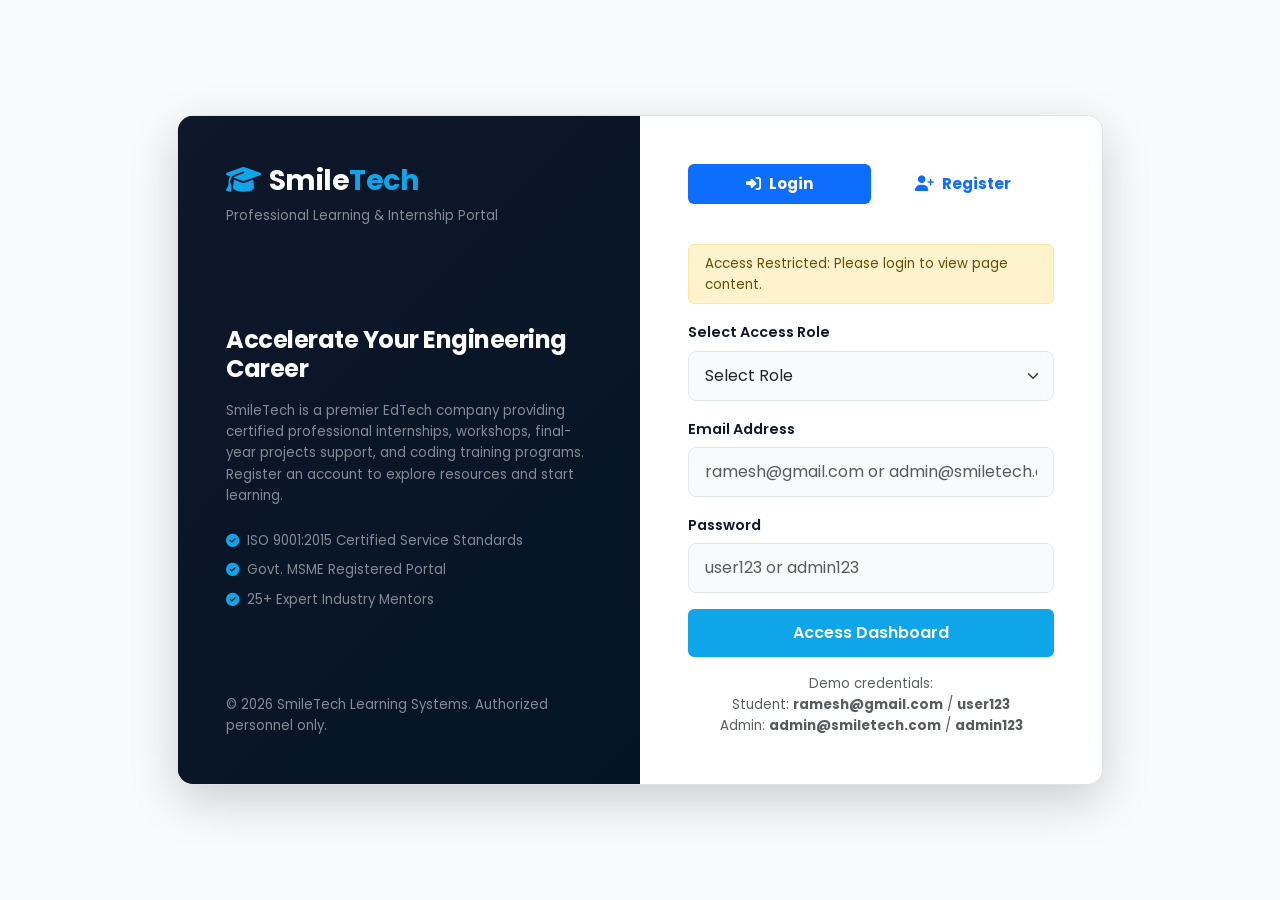
<file: FB/feedback.html>
<!DOCTYPE html>
<html lang="en">
<head>
    <meta charset="UTF-8">
    <meta name="viewport" content="width=device-width, initial-scale=1.0">
    <title>Student Feedbacks | SmileTech</title>
    <!-- Bootstrap 5 CSS -->
    <link href="https://cdn.jsdelivr.net/npm/bootstrap@5.3.0/dist/css/bootstrap.min.css" rel="stylesheet">
    <!-- FontAwesome for Icons -->
    <link href="https://cdnjs.cloudflare.com/ajax/libs/font-awesome/6.4.0/css/all.min.css" rel="stylesheet">
    <!-- Custom CSS -->
    <link rel="stylesheet" href="css/style.css">
</head>
<body>

    <!-- Sticky Navbar -->
    <nav class="navbar navbar-expand-lg navbar-custom sticky-top">
        <div class="container">
            <a class="navbar-brand" href="index.html">
                <i class="fa-solid fa-graduation-cap me-2 text-primary-custom"></i>Smile<span>Tech</span>
            </a>
            <button class="navbar-toggler navbar-toggler-custom" type="button" data-bs-toggle="collapse" data-bs-target="#navbarNav" aria-controls="navbarNav" aria-expanded="false" aria-label="Toggle navigation">
                <span class="navbar-toggler-icon navbar-toggler-icon-custom"></span>
            </button>
            <div class="collapse navbar-collapse" id="navbarNav">
                <ul class="navbar-nav ms-auto align-items-center">
                    <li class="nav-item"><a class="nav-link" href="index.html">Home</a></li>
                    <li class="nav-item"><a class="nav-link" href="about.html">About</a></li>
                    <li class="nav-item"><a class="nav-link" href="courses.html">Courses</a></li>
                    <li class="nav-item"><a class="nav-link" href="internships.html">Internships</a></li>
                    <li class="nav-item"><a class="nav-link" href="project-domains.html">Project Domains</a></li>
                    <li class="nav-item"><a class="nav-link" href="gallery.html">Gallery</a></li>
                    <li class="nav-item"><a class="nav-link" href="feedback.html">Feedback</a></li>
                    <li class="nav-item"><a class="nav-link" href="contact.html">Contact</a></li>
                    <li class="nav-item ms-lg-3 mt-3 mt-lg-0">
                        <a class="btn btn-primary-custom" href="application.html">Apply Now</a>
                    </li>
                </ul>
            </div>
        </div>
    </nav>

    <!-- Inner Page Header -->
    <header class="inner-header">
        <div class="container">
            <h1>Trainee Reviews & Suggestions</h1>
            <nav aria-label="breadcrumb">
                <ol class="breadcrumb">
                    <li class="breadcrumb-item"><a href="index.html">Home</a></li>
                    <li class="breadcrumb-item active" aria-current="page">Feedback</li>
                </ol>
            </nav>
        </div>
    </header>

    <!-- Feedback Form & Testimonials -->
    <section class="section-padding bg-light-custom">
        <div class="container">
            <div class="row g-5">
                <!-- Left: Form -->
                <div class="col-lg-5">
                    <div class="glass-panel p-4 bg-white shadow-sm h-100">
                        <h3 class="h4 text-dark-blue fw-bold mb-3"><i class="fa-solid fa-pen-to-square text-primary-custom me-2"></i>Submit Your Portal Review</h3>
                        <p class="text-muted small">Help us improve. Submit your review and rate your mentoring experience with SmileTech.</p>

                        <form id="feedback-form" onsubmit="handleFeedbackSubmit(event)">
                            <div class="mb-3">
                                <label class="form-label-custom">Full Name</label>
                                <input type="text" class="form-control form-control-custom" id="feedback-name" required placeholder="Your full name">
                            </div>
                            <div class="mb-3">
                                <label class="form-label-custom">Email Address</label>
                                <input type="email" class="form-control form-control-custom" id="feedback-email" required placeholder="name@domain.com">
                            </div>
                            <div class="mb-3">
                                <label class="form-label-custom">Mentoring Rating</label>
                                <div class="rating-form-group">
                                    <input type="radio" name="rating" id="star5" value="5" required><label for="star5" class="fa-solid fa-star"></label>
                                    <input type="radio" name="rating" id="star4" value="4"><label for="star4" class="fa-solid fa-star"></label>
                                    <input type="radio" name="rating" id="star3" value="3"><label for="star3" class="fa-solid fa-star"></label>
                                    <input type="radio" name="rating" id="star2" value="2"><label for="star2" class="fa-solid fa-star"></label>
                                    <input type="radio" name="rating" id="star1" value="1"><label for="star1" class="fa-solid fa-star"></label>
                                </div>
                            </div>
                            <div class="mb-3">
                                <label class="form-label-custom">Your Message / Feedback</label>
                                <textarea class="form-control form-control-custom" id="feedback-message" rows="3" required placeholder="Describe your experience with our labs and mentors..."></textarea>
                            </div>
                            <button type="submit" class="btn btn-primary-custom w-100">Submit Testimonial</button>
                        </form>
                    </div>
                </div>

                <!-- Right: Active Feedback Cards -->
                <div class="col-lg-7">
                    <div class="p-4 glass-panel bg-white shadow-sm h-100">
                        <h3 class="h4 text-dark-blue fw-bold mb-4"><i class="fa-solid fa-comments text-primary-custom me-2"></i>Live Portal Reviews</h3>
                        <div class="row" id="feedback-list-container" style="max-height: 480px; overflow-y: auto; padding-right: 5px;">
                            <!-- Populated dynamically via script.js -->
                        </div>
                    </div>
                </div>
            </div>
        </div>
    </section>

    <!-- Footer -->
    <footer class="footer-custom">
        <div class="container text-center text-md-start">
            <div class="row g-4">
                <div class="col-md-4">
                    <h5 class="mb-3"><i class="fa-solid fa-graduation-cap text-primary-custom me-2"></i>SmileTech</h5>
                    <p class="small text-white-50">Empowering engineering and college students through industrial certified training, internships, final-year project mentoring, and technical workshops.</p>
                </div>
                <div class="col-md-2 ms-md-auto">
                    <h5 class="mb-3">Quick Links</h5>
                    <ul class="list-unstyled small">
                        <li><a href="index.html" class="footer-link">Home</a></li>
                        <li><a href="about.html" class="footer-link">About Us</a></li>
                        <li><a href="courses.html" class="footer-link">Courses</a></li>
                        <li><a href="internships.html" class="footer-link">Internships</a></li>
                        <li><a href="gallery.html" class="footer-link">Gallery</a></li>
                    </ul>
                </div>
                <div class="col-md-2">
                    <h5 class="mb-3">Access Desk</h5>
                    <ul class="list-unstyled small">
                        <li><a href="login.html" class="footer-link">Student Login</a></li>
                        <li><a href="register.html" class="footer-link">Portal Registration</a></li>
                        <li><a href="application.html" class="footer-link">Apply Placement</a></li>
                        <li><a href="feedback.html" class="footer-link font-weight-bold text-info">Trainee Reviews</a></li>
                    </ul>
                </div>
                <div class="col-md-3">
                    <h5 class="mb-3">Accreditations</h5>
                    <p class="small mb-1 text-white-50"><i class="fa-solid fa-circle-check text-primary-custom me-1"></i> ISO 9001:2015 Certified</p>
                    <p class="small mb-1 text-white-50"><i class="fa-solid fa-circle-check text-primary-custom me-1"></i> MSME Registered (India)</p>
                    <p class="small text-white-50"><i class="fa-solid fa-circle-check text-primary-custom me-1"></i> Skill Prototyping Partner</p>
                </div>
            </div>
            <hr class="my-4" style="background-color: rgba(255,255,255,0.1)">
            <div class="row align-items-center">
                <div class="col-md-6 text-center text-md-start small text-white-50">
                    © 2026 SmileTech Training & Project Management System. All rights reserved.
                </div>
                <div class="col-md-6 text-center text-md-end mt-3 mt-md-0">
                    <div class="d-flex justify-content-center justify-content-md-end gap-2">
                        <a href="https://facebook.com/smiletech" class="footer-social-link"><i class="fa-brands fa-facebook-f"></i></a>
                        <a href="https://twitter.com/smiletech" class="footer-social-link"><i class="fa-brands fa-twitter"></i></a>
                        <a href="https://linkedin.com/company/smiletech" class="footer-social-link"><i class="fa-brands fa-linkedin-in"></i></a>
                        <a href="https://instagram.com/smiletech" class="footer-social-link"><i class="fa-brands fa-instagram"></i></a>
                    </div>
                </div>
            </div>
        </div>
    </footer>

    <!-- Bootstrap 5 Bundle JS -->
    <script src="https://cdn.jsdelivr.net/npm/bootstrap@5.3.0/dist/js/bootstrap.bundle.min.js"></script>
    <!-- Custom script -->
    <script src="js/script.js"></script>
</body>
</html>
</file>
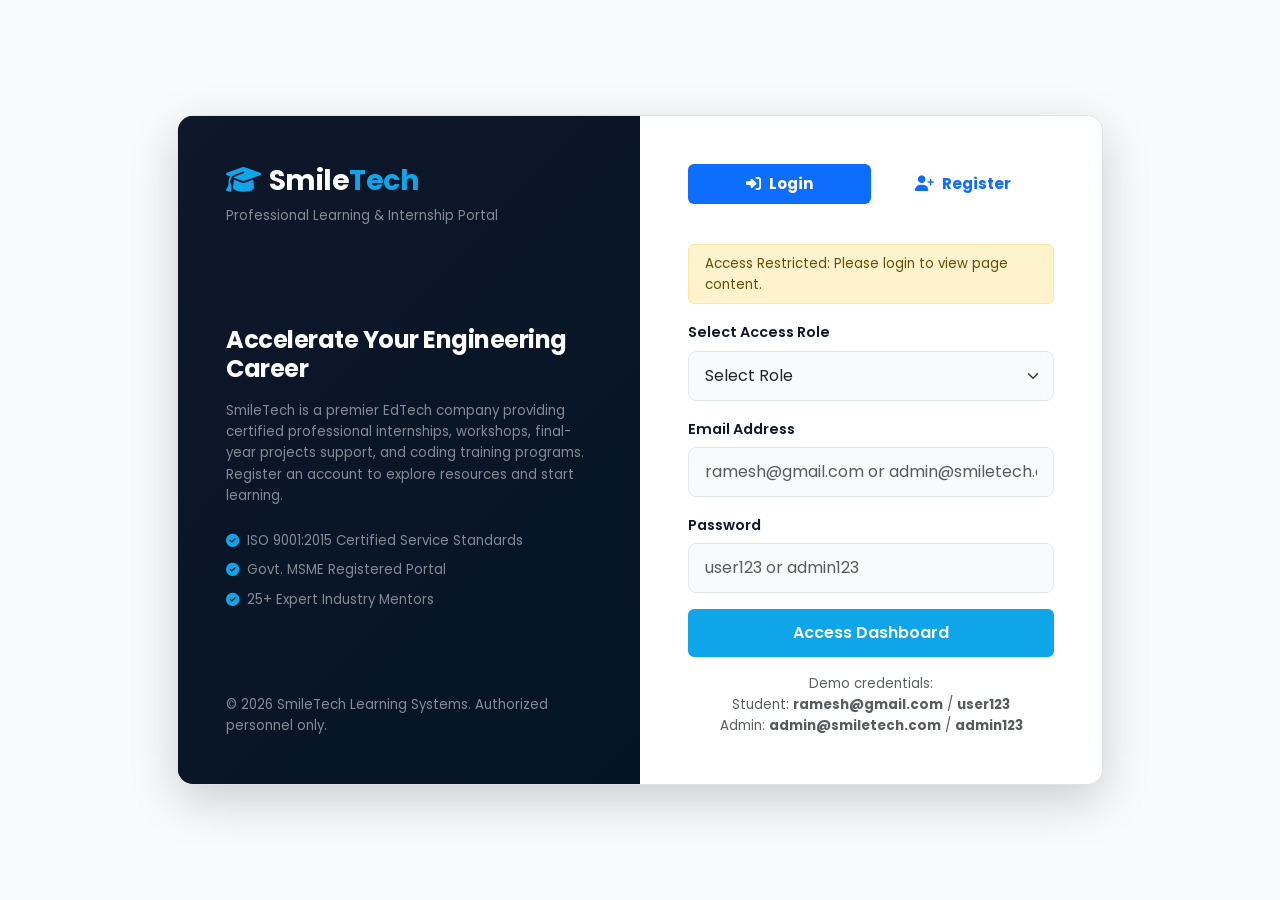
<file: FB/gallery.html>
<!DOCTYPE html>
<html lang="en">
<head>
    <meta charset="UTF-8">
    <meta name="viewport" content="width=device-width, initial-scale=1.0">
    <title>Media Gallery | SmileTech</title>
    <!-- Bootstrap 5 CSS -->
    <link href="https://cdn.jsdelivr.net/npm/bootstrap@5.3.0/dist/css/bootstrap.min.css" rel="stylesheet">
    <!-- FontAwesome for Icons -->
    <link href="https://cdnjs.cloudflare.com/ajax/libs/font-awesome/6.4.0/css/all.min.css" rel="stylesheet">
    <!-- Custom CSS -->
    <link rel="stylesheet" href="css/style.css">
</head>
<body>

    <!-- Sticky Navbar -->
    <nav class="navbar navbar-expand-lg navbar-custom sticky-top">
        <div class="container">
            <a class="navbar-brand" href="index.html">
                <i class="fa-solid fa-graduation-cap me-2 text-primary-custom"></i>Smile<span>Tech</span>
            </a>
            <button class="navbar-toggler navbar-toggler-custom" type="button" data-bs-toggle="collapse" data-bs-target="#navbarNav" aria-controls="navbarNav" aria-expanded="false" aria-label="Toggle navigation">
                <span class="navbar-toggler-icon navbar-toggler-icon-custom"></span>
            </button>
            <div class="collapse navbar-collapse" id="navbarNav">
                <ul class="navbar-nav ms-auto align-items-center">
                    <li class="nav-item"><a class="nav-link" href="index.html">Home</a></li>
                    <li class="nav-item"><a class="nav-link" href="about.html">About</a></li>
                    <li class="nav-item"><a class="nav-link" href="courses.html">Courses</a></li>
                    <li class="nav-item"><a class="nav-link" href="internships.html">Internships</a></li>
                    <li class="nav-item"><a class="nav-link" href="project-domains.html">Project Domains</a></li>
                    <li class="nav-item"><a class="nav-link" href="gallery.html">Gallery</a></li>
                    <li class="nav-item"><a class="nav-link" href="feedback.html">Feedback</a></li>
                    <li class="nav-item"><a class="nav-link" href="contact.html">Contact</a></li>
                    <li class="nav-item ms-lg-3 mt-3 mt-lg-0">
                        <a class="btn btn-primary-custom" href="application.html">Apply Now</a>
                    </li>
                </ul>
            </div>
        </div>
    </nav>

    <!-- Inner Page Header -->
    <header class="inner-header">
        <div class="container">
            <h1>Office & Events Gallery</h1>
            <nav aria-label="breadcrumb">
                <ol class="breadcrumb">
                    <li class="breadcrumb-item"><a href="index.html">Home</a></li>
                    <li class="breadcrumb-item active" aria-current="page">Gallery</li>
                </ol>
            </nav>
        </div>
    </header>

    <!-- Gallery Section -->
    <section class="section-padding bg-light-custom">
        <div class="container">
            <div class="section-title">
                <h2>Explore <span>SmileTech Life</span></h2>
                <p>Browse photos of our corporate workspaces, workshop events, student placement drives, and annual festivals.</p>
            </div>

            <!-- Filter Buttons -->
            <div class="d-flex flex-wrap justify-content-center mb-5" id="gallery-filters">
                <button class="gallery-filter-btn active" onclick="filterGallery('all')">All Categories</button>
                <button class="gallery-filter-btn" onclick="filterGallery('office')">Company Office</button>
                <button class="gallery-filter-btn" onclick="filterGallery('team')">Team Members</button>
                <button class="gallery-filter-btn" onclick="filterGallery('events')">Events</button>
                <button class="gallery-filter-btn" onclick="filterGallery('workshops')">Workshops</button>
                <button class="gallery-filter-btn" onclick="filterGallery('internships')">Internship Sessions</button>
                <button class="gallery-filter-btn" onclick="filterGallery('training')">Training Programs</button>
                <button class="gallery-filter-btn" onclick="filterGallery('festivals')">Festival Celebrations</button>
                <button class="gallery-filter-btn" onclick="filterGallery('awards')">Award Functions</button>
            </div>

            <!-- Gallery Grid -->
            <div class="row g-4" id="gallery-grid">
                
                <!-- Office Item 1 -->
                <div class="col-lg-3 col-md-4 col-sm-6">
                    <div class="gallery-grid-item" data-category="office">
                        <img src="images/gallery/office/office_1.svg" alt="Office Reception" onerror="this.src='https://placehold.co/400x300/0f172a/0ea5e9?text=Office+Reception'">
                        <span class="badge">OFFICE</span>
                        <div class="overlay">
                            <h4>Office Main Reception</h4>
                            <p class="small mb-0">SmileTech Coimbatore HQ</p>
                        </div>
                    </div>
                </div>

                <!-- Office Item 2 -->
                <div class="col-lg-3 col-md-4 col-sm-6">
                    <div class="gallery-grid-item" data-category="office">
                        <img src="images/gallery/office/office_2.svg" alt="Lab Setup" onerror="this.src='https://placehold.co/400x300/0f172a/0ea5e9?text=Trainee+Lab'">
                        <span class="badge">OFFICE</span>
                        <div class="overlay">
                            <h4>Collaborative Workspace</h4>
                            <p class="small mb-0">Software Lab Room 2</p>
                        </div>
                    </div>
                </div>

                <!-- Team Item 1 -->
                <div class="col-lg-3 col-md-4 col-sm-6">
                    <div class="gallery-grid-item" data-category="team">
                        <img src="images/gallery/team/team_1.svg" alt="Staff Lead" onerror="this.src='https://placehold.co/400x300/0f172a/0ea5e9?text=Lead+Developer'">
                        <span class="badge">TEAM</span>
                        <div class="overlay">
                            <h4>Karan Kumar</h4>
                            <p class="small mb-0">Full Stack Lead Mentor</p>
                        </div>
                    </div>
                </div>

                <!-- Team Item 2 -->
                <div class="col-lg-3 col-md-4 col-sm-6">
                    <div class="gallery-grid-item" data-category="team">
                        <img src="images/gallery/team/team_2.svg" alt="Staff Analyst" onerror="this.src='https://placehold.co/400x300/0f172a/0ea5e9?text=Data+Analyst'">
                        <span class="badge">TEAM</span>
                        <div class="overlay">
                            <h4>Anjali Sharma</h4>
                            <p class="small mb-0">Data Analytics Mentor</p>
                        </div>
                    </div>
                </div>

                <!-- Events Item 1 -->
                <div class="col-lg-3 col-md-4 col-sm-6">
                    <div class="gallery-grid-item" data-category="events">
                        <img src="images/gallery/events/event_1.svg" alt="Colleges Meet" onerror="this.src='https://placehold.co/400x300/0f172a/0ea5e9?text=Colleges+Meet'">
                        <span class="badge">EVENTS</span>
                        <div class="overlay">
                            <h4>College Partners Meet</h4>
                            <p class="small mb-0">Coimbatore Annual Seminar</p>
                        </div>
                    </div>
                </div>

                <!-- Workshops Item 1 -->
                <div class="col-lg-3 col-md-4 col-sm-6">
                    <div class="gallery-grid-item" data-category="workshops">
                        <img src="images/gallery/workshops/workshop_1.svg" alt="AI Workshop" onerror="this.src='https://placehold.co/400x300/0f172a/0ea5e9?text=AI+Workshop'">
                        <span class="badge">WORKSHOPS</span>
                        <div class="overlay">
                            <h4>AI & Machine Learning Session</h4>
                            <p class="small mb-0">150+ Trainees Attended</p>
                        </div>
                    </div>
                </div>

                <!-- Workshops Item 2 -->
                <div class="col-lg-3 col-md-4 col-sm-6">
                    <div class="gallery-grid-item" data-category="workshops">
                        <img src="images/gallery/workshops/workshop_2.svg" alt="IoT Lab Event" onerror="this.src='https://placehold.co/400x300/0f172a/0ea5e9?text=IoT+Workshop'">
                        <span class="badge">WORKSHOPS</span>
                        <div class="overlay">
                            <h4>IoT Board Calibration</h4>
                            <p class="small mb-0">Sensor Calibrating Labs</p>
                        </div>
                    </div>
                </div>

                <!-- Internship Item 1 -->
                <div class="col-lg-3 col-md-4 col-sm-6">
                    <div class="gallery-grid-item" data-category="internships">
                        <img src="images/gallery/internships/internship_1.svg" alt="Summer Batch" onerror="this.src='https://placehold.co/400x300/0f172a/0ea5e9?text=Internship+Batch'">
                        <span class="badge">INTERNSHIPS</span>
                        <div class="overlay">
                            <h4>Summer Internship Batch</h4>
                            <p class="small mb-0">Full Stack Project Placements</p>
                        </div>
                    </div>
                </div>

                <!-- Training Item 1 -->
                <div class="col-lg-3 col-md-4 col-sm-6">
                    <div class="gallery-grid-item" data-category="training">
                        <img src="images/gallery/training/training_1.svg" alt="Java Class" onerror="this.src='https://placehold.co/400x300/0f172a/0ea5e9?text=Java+Training'">
                        <span class="badge">TRAINING</span>
                        <div class="overlay">
                            <h4>Corporate Java Training</h4>
                            <p class="small mb-0">Coding Architecture Lectures</p>
                        </div>
                    </div>
                </div>

                <!-- Festivals Item 1 -->
                <div class="col-lg-3 col-md-4 col-sm-6">
                    <div class="gallery-grid-item" data-category="festivals">
                        <img src="images/gallery/festivals/festival_1.svg" alt="Pongal Celebrations" onerror="this.src='https://placehold.co/400x300/0f172a/0ea5e9?text=Pongal+Event'">
                        <span class="badge">FESTIVALS</span>
                        <div class="overlay">
                            <h4>Harvest Pongal festival</h4>
                            <p class="small mb-0">Traditional Sweet Rice cooking</p>
                        </div>
                    </div>
                </div>

                <!-- Festivals Item 2 -->
                <div class="col-lg-3 col-md-4 col-sm-6">
                    <div class="gallery-grid-item" data-category="festivals">
                        <img src="images/gallery/festivals/festival_2.svg" alt="Diwali Lightings" onerror="this.src='https://placehold.co/400x300/0f172a/0ea5e9?text=Diwali+Event'">
                        <span class="badge">FESTIVALS</span>
                        <div class="overlay">
                            <h4>Diwali Office Lighting</h4>
                            <p class="small mb-0">Festival of Lights celebration</p>
                        </div>
                    </div>
                </div>

                <!-- Awards Item 1 -->
                <div class="col-lg-3 col-md-4 col-sm-6">
                    <div class="gallery-grid-item" data-category="awards">
                        <img src="images/gallery/awards/award_1.svg" alt="Stage Excellence" onerror="this.src='https://placehold.co/400x300/0f172a/0ea5e9?text=Annual+Awards'">
                        <span class="badge">AWARDS</span>
                        <div class="overlay">
                            <h4>Annual Excellence Stage</h4>
                            <p class="small mb-0">Honoring Best Trainees & Mentors</p>
                        </div>
                    </div>
                </div>
            </div>
        </div>
    </section>

    <!-- Footer -->
    <footer class="footer-custom">
        <div class="container text-center text-md-start">
            <div class="row g-4">
                <div class="col-md-4">
                    <h5 class="mb-3"><i class="fa-solid fa-graduation-cap text-primary-custom me-2"></i>SmileTech</h5>
                    <p class="small text-white-50">Empowering engineering and college students through industrial certified training, internships, final-year project mentoring, and technical workshops.</p>
                </div>
                <div class="col-md-2 ms-md-auto">
                    <h5 class="mb-3">Quick Links</h5>
                    <ul class="list-unstyled small">
                        <li><a href="index.html" class="footer-link">Home</a></li>
                        <li><a href="about.html" class="footer-link">About Us</a></li>
                        <li><a href="courses.html" class="footer-link">Courses</a></li>
                        <li><a href="internships.html" class="footer-link">Internships</a></li>
                        <li><a href="gallery.html" class="footer-link">Gallery</a></li>
                    </ul>
                </div>
                <div class="col-md-2">
                    <h5 class="mb-3">Access Desk</h5>
                    <ul class="list-unstyled small">
                        <li><a href="login.html" class="footer-link">Student Login</a></li>
                        <li><a href="register.html" class="footer-link">Portal Registration</a></li>
                        <li><a href="application.html" class="footer-link">Apply Placement</a></li>
                        <li><a href="feedback.html" class="footer-link font-weight-bold text-info">Trainee Reviews</a></li>
                    </ul>
                </div>
                <div class="col-md-3">
                    <h5 class="mb-3">Accreditations</h5>
                    <p class="small mb-1 text-white-50"><i class="fa-solid fa-circle-check text-primary-custom me-1"></i> ISO 9001:2015 Certified</p>
                    <p class="small mb-1 text-white-50"><i class="fa-solid fa-circle-check text-primary-custom me-1"></i> MSME Registered (India)</p>
                    <p class="small text-white-50"><i class="fa-solid fa-circle-check text-primary-custom me-1"></i> Skill Prototyping Partner</p>
                </div>
            </div>
            <hr class="my-4" style="background-color: rgba(255,255,255,0.1)">
            <div class="row align-items-center">
                <div class="col-md-6 text-center text-md-start small text-white-50">
                    © 2026 SmileTech Training & Project Management System. All rights reserved.
                </div>
                <div class="col-md-6 text-center text-md-end mt-3 mt-md-0">
                    <div class="d-flex justify-content-center justify-content-md-end gap-2">
                        <a href="https://facebook.com/smiletech" class="footer-social-link"><i class="fa-brands fa-facebook-f"></i></a>
                        <a href="https://twitter.com/smiletech" class="footer-social-link"><i class="fa-brands fa-twitter"></i></a>
                        <a href="https://linkedin.com/company/smiletech" class="footer-social-link"><i class="fa-brands fa-linkedin-in"></i></a>
                        <a href="https://instagram.com/smiletech" class="footer-social-link"><i class="fa-brands fa-instagram"></i></a>
                    </div>
                </div>
            </div>
        </div>
    </footer>

    <!-- Bootstrap 5 Bundle JS -->
    <script src="https://cdn.jsdelivr.net/npm/bootstrap@5.3.0/dist/js/bootstrap.bundle.min.js"></script>
    <!-- Custom script -->
    <script src="js/script.js"></script>
</body>
</html>
</file>
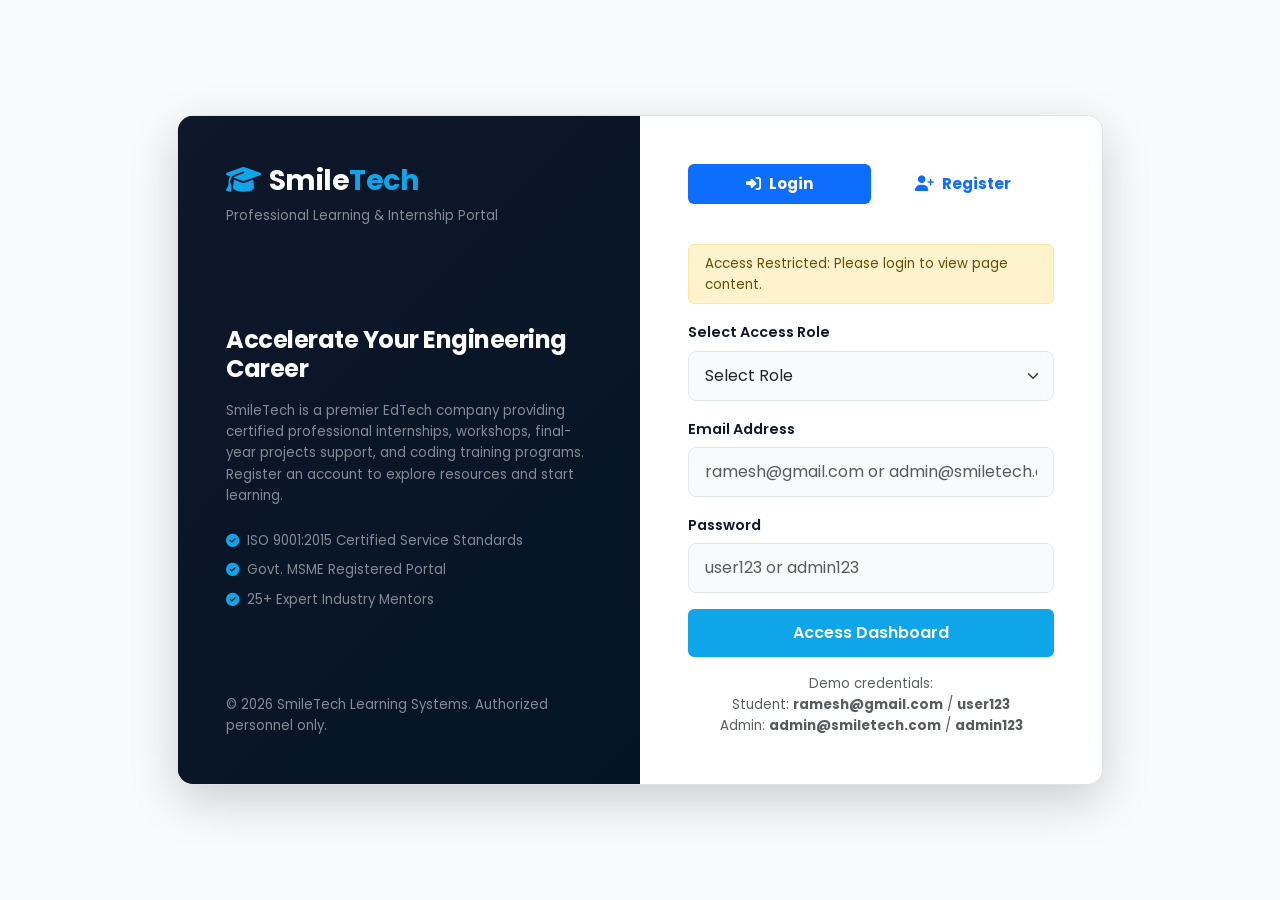
<file: FB/internships.html>
<!DOCTYPE html>
<html lang="en">
<head>
    <meta charset="UTF-8">
    <meta name="viewport" content="width=device-width, initial-scale=1.0">
    <title>Industrial Internships | SmileTech</title>
    <!-- Bootstrap 5 CSS -->
    <link href="https://cdn.jsdelivr.net/npm/bootstrap@5.3.0/dist/css/bootstrap.min.css" rel="stylesheet">
    <!-- FontAwesome for Icons -->
    <link href="https://cdnjs.cloudflare.com/ajax/libs/font-awesome/6.4.0/css/all.min.css" rel="stylesheet">
    <!-- Custom CSS -->
    <link rel="stylesheet" href="css/style.css">
</head>
<body>

    <!-- Sticky Navbar -->
    <nav class="navbar navbar-expand-lg navbar-custom sticky-top">
        <div class="container">
            <a class="navbar-brand" href="index.html">
                <i class="fa-solid fa-graduation-cap me-2 text-primary-custom"></i>Smile<span>Tech</span>
            </a>
            <button class="navbar-toggler navbar-toggler-custom" type="button" data-bs-toggle="collapse" data-bs-target="#navbarNav" aria-controls="navbarNav" aria-expanded="false" aria-label="Toggle navigation">
                <span class="navbar-toggler-icon navbar-toggler-icon-custom"></span>
            </button>
            <div class="collapse navbar-collapse" id="navbarNav">
                <ul class="navbar-nav ms-auto align-items-center">
                    <li class="nav-item"><a class="nav-link" href="index.html">Home</a></li>
                    <li class="nav-item"><a class="nav-link" href="about.html">About</a></li>
                    <li class="nav-item"><a class="nav-link" href="courses.html">Courses</a></li>
                    <li class="nav-item"><a class="nav-link" href="internships.html">Internships</a></li>
                    <li class="nav-item"><a class="nav-link" href="project-domains.html">Project Domains</a></li>
                    <li class="nav-item"><a class="nav-link" href="gallery.html">Gallery</a></li>
                    <li class="nav-item"><a class="nav-link" href="feedback.html">Feedback</a></li>
                    <li class="nav-item"><a class="nav-link" href="contact.html">Contact</a></li>
                    <li class="nav-item ms-lg-3 mt-3 mt-lg-0">
                        <a class="btn btn-primary-custom" href="application.html">Apply Now</a>
                    </li>
                </ul>
            </div>
        </div>
    </nav>

    <!-- Inner Page Header -->
    <header class="inner-header">
        <div class="container">
            <h1>Industrial Internship Openings</h1>
            <nav aria-label="breadcrumb">
                <ol class="breadcrumb">
                    <li class="breadcrumb-item"><a href="index.html">Home</a></li>
                    <li class="breadcrumb-item active" aria-current="page">Internships</li>
                </ol>
            </nav>
        </div>
    </header>

    <!-- Internships Grid Section -->
    <section class="section-padding bg-light-custom">
        <div class="container">
            <div class="section-title">
                <h2>Certified <span>Industrial Placements</span></h2>
                <p>Gain technical skills, work with hardware units, write backend routes, and earn corporate experience certificates.</p>
            </div>

            <div class="row g-4" id="internships-list-container">
                <!-- Internship 1 -->
                <div class="col-lg-4 col-md-6">
                    <div class="image-card">
                        <div class="image-card-img">
                            <img src="images/gallery/internships/internship_1.svg" alt="Java Internship" onerror="this.src='https://placehold.co/600x400/0f172a/0ea5e9?text=Java+Internship'">
                        </div>
                        <div class="image-card-body">
                            <span class="badge bg-primary mb-2">1 to 6 Months | Technical</span>
                            <h3 class="h5 text-dark-blue fw-bold">Java Internship</h3>
                            <p class="small text-muted mb-3">Develop scalable backend layers. Configure controllers, write SQL databases scripts, and implement REST interfaces using Spring Boot.</p>
                            <a href="application.html?course=Java Internship&domain=Java" class="btn btn-primary-custom w-100">Apply Internship</a>
                        </div>
                    </div>
                </div>

                <!-- Internship 2 -->
                <div class="col-lg-4 col-md-6">
                    <div class="image-card">
                        <div class="image-card-img">
                            <img src="images/gallery/internships/internship_4.svg" alt="Python Internship" onerror="this.src='https://placehold.co/600x400/0f172a/0ea5e9?text=Python+Internship'">
                        </div>
                        <div class="image-card-body">
                            <span class="badge bg-primary mb-2">1 to 6 Months | Technical</span>
                            <h3 class="h5 text-dark-blue fw-bold">Python Internship</h3>
                            <p class="small text-muted mb-3">Implement automation tools, data scrapers, and REST frameworks under structural guidelines using Django and Flask modules.</p>
                            <a href="application.html?course=Python Internship&domain=Python" class="btn btn-primary-custom w-100">Apply Internship</a>
                        </div>
                    </div>
                </div>

                <!-- Internship 3 -->
                <div class="col-lg-4 col-md-6">
                    <div class="image-card">
                        <div class="image-card-img">
                            <img src="images/gallery/internships/internship_3.svg" alt="Web Development Internship" onerror="this.src='https://placehold.co/600x400/0f172a/0ea5e9?text=Web+Development'">
                        </div>
                        <div class="image-card-body">
                            <span class="badge bg-primary mb-2">1 to 6 Months | Frontend</span>
                            <h3 class="h5 text-dark-blue fw-bold">Web Development Internship</h3>
                            <p class="small text-muted mb-3">Acquire layout design skills using Bootstrap 5, Javascript promises, API requests, responsive structures, and modern assets deployment.</p>
                            <a href="application.html?course=Web Development Internship&domain=Web Technology" class="btn btn-primary-custom w-100">Apply Internship</a>
                        </div>
                    </div>
                </div>

                <!-- Internship 4 -->
                <div class="col-lg-4 col-md-6">
                    <div class="image-card">
                        <div class="image-card-img">
                            <img src="images/gallery/internships/internship_5.svg" alt="AI Internship" onerror="this.src='https://placehold.co/600x400/0f172a/0ea5e9?text=AI+Internship'">
                        </div>
                        <div class="image-card-body">
                            <span class="badge bg-primary mb-2">1 to 6 Months | Research</span>
                            <h3 class="h5 text-dark-blue fw-bold">AI Internship</h3>
                            <p class="small text-muted mb-3">Train machine learning algorithms, deep neural layers, and clean datasets for image recognition and natural language processing tasks.</p>
                            <a href="application.html?course=AI Internship&domain=Artificial Intelligence" class="btn btn-primary-custom w-100">Apply Internship</a>
                        </div>
                    </div>
                </div>

                <!-- Internship 5 -->
                <div class="col-lg-4 col-md-6">
                    <div class="image-card">
                        <div class="image-card-img">
                            <img src="images/gallery/internships/internship_2.svg" alt="IoT Internship" onerror="this.src='https://placehold.co/600x400/0f172a/0ea5e9?text=IoT+Internship'">
                        </div>
                        <div class="image-card-body">
                            <span class="badge bg-primary mb-2">1 to 6 Months | Embedded</span>
                            <h3 class="h5 text-dark-blue fw-bold">IoT Internship</h3>
                            <p class="small text-muted mb-3">Work with microcontroller setups, read hardware registers values, calibrate sensors, and connect devices to cloud databases via MQTT.</p>
                            <a href="application.html?course=IoT Internship&domain=Internet of Things" class="btn btn-primary-custom w-100">Apply Internship</a>
                        </div>
                    </div>
                </div>

                <!-- Internship 6 -->
                <div class="col-lg-4 col-md-6">
                    <div class="image-card">
                        <div class="image-card-img">
                            <img src="images/gallery/internships/internship_3.svg" alt="Cloud Internship" onerror="this.src='https://placehold.co/600x400/0f172a/0ea5e9?text=Cloud+Internship'">
                        </div>
                        <div class="image-card-body">
                            <span class="badge bg-primary mb-2">1 to 6 Months | Technical</span>
                            <h3 class="h5 text-dark-blue fw-bold">Cloud Internship</h3>
                            <p class="small text-muted mb-3">Learn server hosting protocols, containerization using Docker, cluster management, and setting up scalable web servers.</p>
                            <a href="application.html?course=Cloud Internship&domain=Cloud Computing" class="btn btn-primary-custom w-100">Apply Internship</a>
                        </div>
                    </div>
                </div>
            </div>
        </div>
    </section>

    <!-- Footer -->
    <footer class="footer-custom">
        <div class="container text-center text-md-start">
            <div class="row g-4">
                <div class="col-md-4">
                    <h5 class="mb-3"><i class="fa-solid fa-graduation-cap text-primary-custom me-2"></i>SmileTech</h5>
                    <p class="small text-white-50">Empowering engineering and college students through industrial certified training, internships, final-year project mentoring, and technical workshops.</p>
                </div>
                <div class="col-md-2 ms-md-auto">
                    <h5 class="mb-3">Quick Links</h5>
                    <ul class="list-unstyled small">
                        <li><a href="index.html" class="footer-link">Home</a></li>
                        <li><a href="about.html" class="footer-link">About Us</a></li>
                        <li><a href="courses.html" class="footer-link">Courses</a></li>
                        <li><a href="internships.html" class="footer-link">Internships</a></li>
                        <li><a href="gallery.html" class="footer-link">Gallery</a></li>
                    </ul>
                </div>
                <div class="col-md-2">
                    <h5 class="mb-3">Access Desk</h5>
                    <ul class="list-unstyled small">
                        <li><a href="login.html" class="footer-link">Student Login</a></li>
                        <li><a href="register.html" class="footer-link">Portal Registration</a></li>
                        <li><a href="application.html" class="footer-link">Apply Placement</a></li>
                        <li><a href="feedback.html" class="footer-link font-weight-bold text-info">Trainee Reviews</a></li>
                    </ul>
                </div>
                <div class="col-md-3">
                    <h5 class="mb-3">Accreditations</h5>
                    <p class="small mb-1 text-white-50"><i class="fa-solid fa-circle-check text-primary-custom me-1"></i> ISO 9001:2015 Certified</p>
                    <p class="small mb-1 text-white-50"><i class="fa-solid fa-circle-check text-primary-custom me-1"></i> MSME Registered (India)</p>
                    <p class="small text-white-50"><i class="fa-solid fa-circle-check text-primary-custom me-1"></i> Skill Prototyping Partner</p>
                </div>
            </div>
            <hr class="my-4" style="background-color: rgba(255,255,255,0.1)">
            <div class="row align-items-center">
                <div class="col-md-6 text-center text-md-start small text-white-50">
                    © 2026 SmileTech Training & Project Management System. All rights reserved.
                </div>
                <div class="col-md-6 text-center text-md-end mt-3 mt-md-0">
                    <div class="d-flex justify-content-center justify-content-md-end gap-2">
                        <a href="https://facebook.com/smiletech" class="footer-social-link"><i class="fa-brands fa-facebook-f"></i></a>
                        <a href="https://twitter.com/smiletech" class="footer-social-link"><i class="fa-brands fa-twitter"></i></a>
                        <a href="https://linkedin.com/company/smiletech" class="footer-social-link"><i class="fa-brands fa-linkedin-in"></i></a>
                        <a href="https://instagram.com/smiletech" class="footer-social-link"><i class="fa-brands fa-instagram"></i></a>
                    </div>
                </div>
            </div>
        </div>
    </footer>

    <!-- Bootstrap 5 Bundle JS -->
    <script src="https://cdn.jsdelivr.net/npm/bootstrap@5.3.0/dist/js/bootstrap.bundle.min.js"></script>
    <!-- Custom script -->
    <script src="js/script.js"></script>
</body>
</html>
</file>
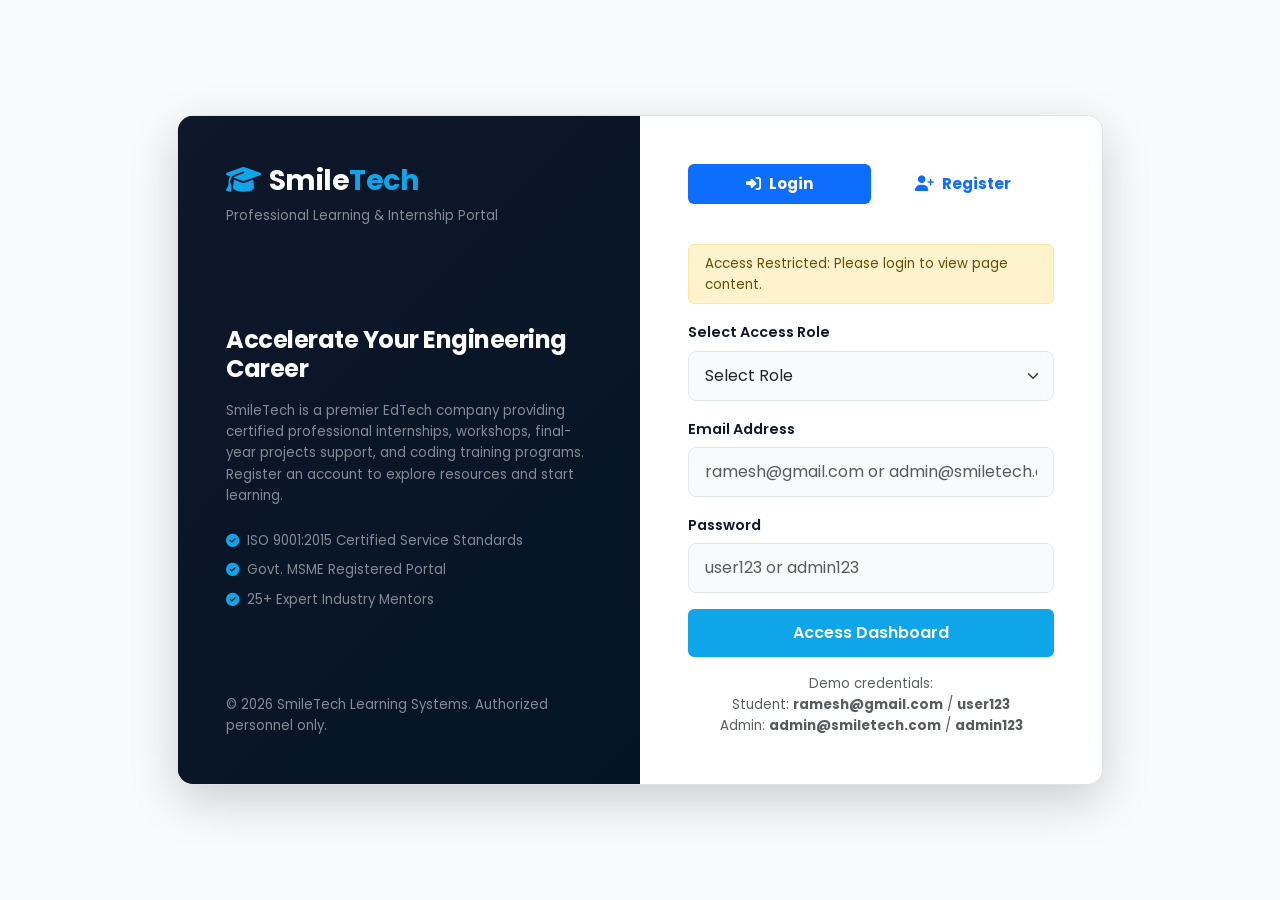
<file: FB/login.html>
<!DOCTYPE html>
<html lang="en">
<head>
    <meta charset="UTF-8">
    <meta name="viewport" content="width=device-width, initial-scale=1.0">
    <title>Secure Portal Access | SmileTech</title>
    <!-- Bootstrap 5 CSS -->
    <link href="https://cdn.jsdelivr.net/npm/bootstrap@5.3.0/dist/css/bootstrap.min.css" rel="stylesheet">
    <!-- FontAwesome for Icons -->
    <link href="https://cdnjs.cloudflare.com/ajax/libs/font-awesome/6.4.0/css/all.min.css" rel="stylesheet">
    <!-- Custom CSS -->
    <link rel="stylesheet" href="css/style.css">
</head>
<body class="auth-container">

    <div class="container">
        <div class="row justify-content-center">
            <div class="col-md-5">
                <div class="glass-panel p-4 p-md-5 bg-white shadow rounded-4">
                    <div class="text-center mb-4">
                        <a href="index.html" class="h3 fw-bold text-dark-blue mb-1 d-inline-block">
                            <i class="fa-solid fa-graduation-cap text-primary-custom me-2"></i>Smile<span class="text-primary-custom">Tech</span>
                        </a>
                        <p class="text-muted small">Access trainee modules & stats</p>
                    </div>

                    <!-- Validation error alert -->
                    <div id="login-validation-alert" class="alert d-none py-2 px-3 small mb-3"></div>

                    <form id="login-form" onsubmit="validateLoginForm(event)">
                        <div class="mb-3">
                            <label class="form-label-custom">Select Access Role</label>
                            <select class="form-select form-control-custom w-100" id="login-role" required>
                                <option value="" disabled selected>Select Role</option>
                                <option value="user">User / Student</option>
                                <option value="admin">Administrator</option>
                            </select>
                        </div>
                        <div class="mb-3">
                            <label class="form-label-custom">Email Address</label>
                            <input type="email" class="form-control form-control-custom w-100" id="login-email" required placeholder="ramesh@gmail.com or admin@smiletech.com">
                        </div>
                        <div class="mb-3">
                            <label class="form-label-custom">Password</label>
                            <input type="password" class="form-control form-control-custom w-100" id="login-password" required placeholder="user123 or admin123">
                        </div>
                        <button type="submit" class="btn btn-primary-custom w-100 py-2.5 mb-3">Access Account</button>
                    </form>

                    <div class="text-center mt-3">
                        <span class="small text-muted">Don't have an account? <a href="register.html" class="text-primary-custom fw-semibold">Register Portal</a></span>
                    </div>
                </div>
            </div>
        </div>
    </div>

    <!-- Bootstrap 5 Bundle JS -->
    <script src="https://cdn.jsdelivr.net/npm/bootstrap@5.3.0/dist/js/bootstrap.bundle.min.js"></script>
    <!-- Custom script -->
    <script src="js/script.js"></script>
</body>
</html>
</file>
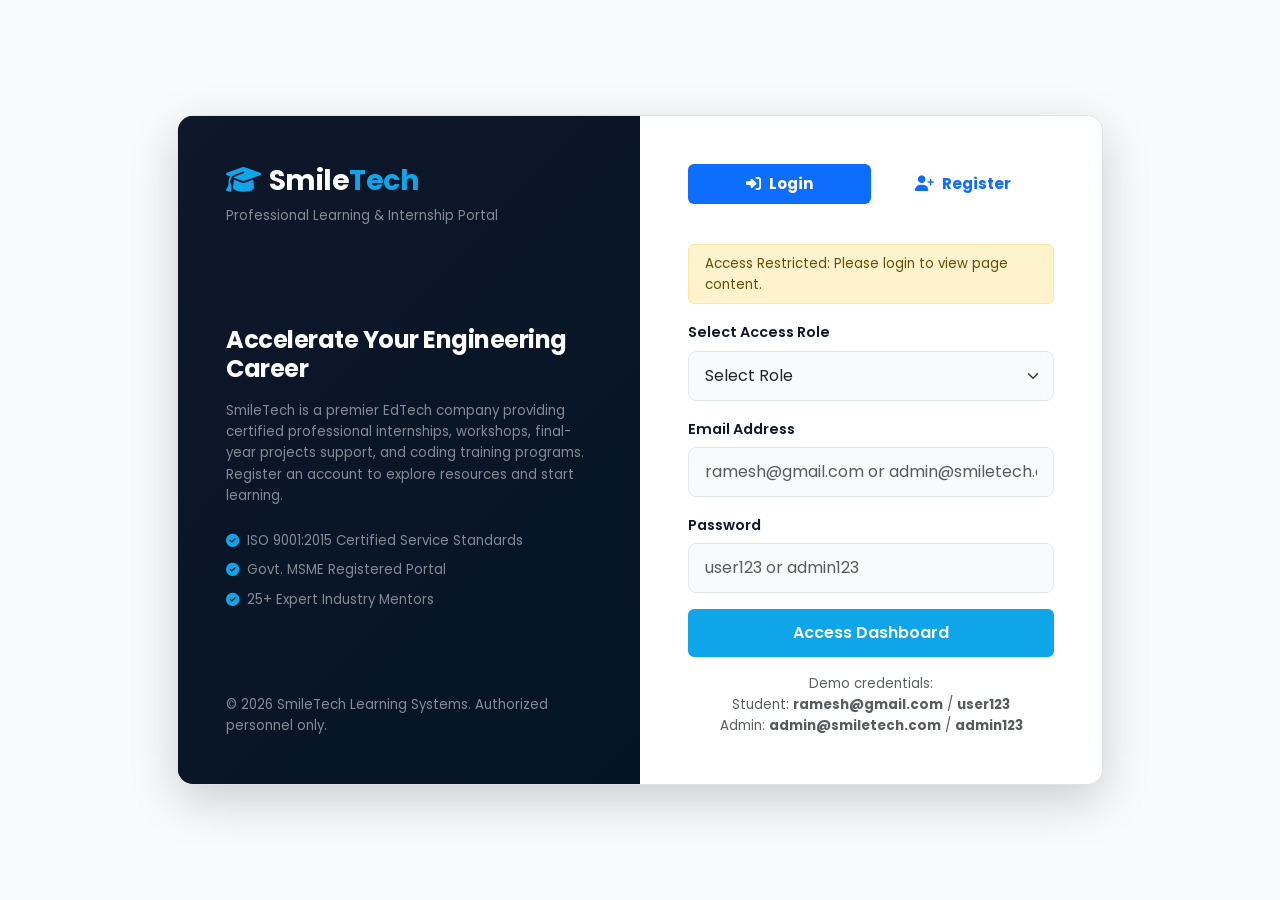
<file: FB/project-domains.html>
<!DOCTYPE html>
<html lang="en">
<head>
    <meta charset="UTF-8">
    <meta name="viewport" content="width=device-width, initial-scale=1.0">
    <title>Project Domains | SmileTech</title>
    <!-- Bootstrap 5 CSS -->
    <link href="https://cdn.jsdelivr.net/npm/bootstrap@5.3.0/dist/css/bootstrap.min.css" rel="stylesheet">
    <!-- FontAwesome for Icons -->
    <link href="https://cdnjs.cloudflare.com/ajax/libs/font-awesome/6.4.0/css/all.min.css" rel="stylesheet">
    <!-- Custom CSS -->
    <link rel="stylesheet" href="css/style.css">
</head>
<body>

    <!-- Sticky Navbar -->
    <nav class="navbar navbar-expand-lg navbar-custom sticky-top">
        <div class="container">
            <a class="navbar-brand" href="index.html">
                <i class="fa-solid fa-graduation-cap me-2 text-primary-custom"></i>Smile<span>Tech</span>
            </a>
            <button class="navbar-toggler navbar-toggler-custom" type="button" data-bs-toggle="collapse" data-bs-target="#navbarNav" aria-controls="navbarNav" aria-expanded="false" aria-label="Toggle navigation">
                <span class="navbar-toggler-icon navbar-toggler-icon-custom"></span>
            </button>
            <div class="collapse navbar-collapse" id="navbarNav">
                <ul class="navbar-nav ms-auto align-items-center">
                    <li class="nav-item"><a class="nav-link" href="index.html">Home</a></li>
                    <li class="nav-item"><a class="nav-link" href="about.html">About</a></li>
                    <li class="nav-item"><a class="nav-link" href="courses.html">Courses</a></li>
                    <li class="nav-item"><a class="nav-link" href="internships.html">Internships</a></li>
                    <li class="nav-item"><a class="nav-link" href="project-domains.html">Project Domains</a></li>
                    <li class="nav-item"><a class="nav-link" href="gallery.html">Gallery</a></li>
                    <li class="nav-item"><a class="nav-link" href="feedback.html">Feedback</a></li>
                    <li class="nav-item"><a class="nav-link" href="contact.html">Contact</a></li>
                    <li class="nav-item ms-lg-3 mt-3 mt-lg-0">
                        <a class="btn btn-primary-custom" href="application.html">Apply Now</a>
                    </li>
                </ul>
            </div>
        </div>
    </nav>

    <!-- Inner Page Header -->
    <header class="inner-header">
        <div class="container">
            <h1>Engineering Project Domains</h1>
            <nav aria-label="breadcrumb">
                <ol class="breadcrumb">
                    <li class="breadcrumb-item"><a href="index.html">Home</a></li>
                    <li class="breadcrumb-item active" aria-current="page">Project Domains</li>
                </ol>
            </nav>
        </div>
    </header>

    <!-- Project Domains Grid Section -->
    <section class="section-padding bg-light-custom">
        <div class="container">
            <div class="section-title">
                <h2>Certified <span>Engineering Project Guidance</span></h2>
                <p>Select your final year project domain. We provide full code, hardware setups, circuit designs, and abstract documentations.</p>
            </div>

            <div class="row g-4">
                <!-- Domain 1 -->
                <div class="col-lg-3 col-md-4 col-sm-6">
                    <div class="premium-card text-center">
                        <div class="card-icon mx-auto"><i class="fa-solid fa-brain"></i></div>
                        <h4 class="h5 text-dark-blue">Machine Learning</h4>
                        <p class="small text-muted mb-3">Regression models, classifiers, clustering algorithms, prediction engines.</p>
                        <a href="application.html?domain=Machine Learning" class="btn btn-sm btn-outline-primary-custom">Apply Domain</a>
                    </div>
                </div>

                <!-- Domain 2 -->
                <div class="col-lg-3 col-md-4 col-sm-6">
                    <div class="premium-card text-center">
                        <div class="card-icon mx-auto"><i class="fa-solid fa-network-wired"></i></div>
                        <h4 class="h5 text-dark-blue">Deep Learning</h4>
                        <p class="small text-muted mb-3">CNNs, RNNs, neural nets training, image classing, sequence modeling.</p>
                        <a href="application.html?domain=Deep Learning" class="btn btn-sm btn-outline-primary-custom">Apply Domain</a>
                    </div>
                </div>

                <!-- Domain 3 -->
                <div class="col-lg-3 col-md-4 col-sm-6">
                    <div class="premium-card text-center">
                        <div class="card-icon mx-auto"><i class="fa-solid fa-robot"></i></div>
                        <h4 class="h5 text-dark-blue">Artificial Intelligence</h4>
                        <p class="small text-muted mb-3">Generative models, smart agents, natural language scripts, computer vision.</p>
                        <a href="application.html?domain=Artificial Intelligence" class="btn btn-sm btn-outline-primary-custom">Apply Domain</a>
                    </div>
                </div>

                <!-- Domain 4 -->
                <div class="col-lg-3 col-md-4 col-sm-6">
                    <div class="premium-card text-center">
                        <div class="card-icon mx-auto"><i class="fa-solid fa-gears"></i></div>
                        <h4 class="h5 text-dark-blue">Robotics</h4>
                        <p class="small text-muted mb-3">Arduino, Raspberry Pi actuators, sensor calibrations, automation robots.</p>
                        <a href="application.html?domain=Robotics" class="btn btn-sm btn-outline-primary-custom">Apply Domain</a>
                    </div>
                </div>

                <!-- Domain 5 -->
                <div class="col-lg-3 col-md-4 col-sm-6">
                    <div class="premium-card text-center">
                        <div class="card-icon mx-auto"><i class="fa-solid fa-cloud"></i></div>
                        <h4 class="h5 text-dark-blue">Cloud Computing</h4>
                        <p class="small text-muted mb-3">AWS setup, containerization, clusters, virtual server hosting, SQL backends.</p>
                        <a href="application.html?domain=Cloud Computing" class="btn btn-sm btn-outline-primary-custom">Apply Domain</a>
                    </div>
                </div>

                <!-- Domain 6 -->
                <div class="col-lg-3 col-md-4 col-sm-6">
                    <div class="premium-card text-center">
                        <div class="card-icon mx-auto"><i class="fa-solid fa-wifi"></i></div>
                        <h4 class="h5 text-dark-blue">Internet of Things</h4>
                        <p class="small text-muted mb-3">ESP32 boards, MQTT networks, sensor integrations, cloud data mapping.</p>
                        <a href="application.html?domain=Internet of Things" class="btn btn-sm btn-outline-primary-custom">Apply Domain</a>
                    </div>
                </div>

                <!-- Domain 7 -->
                <div class="col-lg-3 col-md-4 col-sm-6">
                    <div class="premium-card text-center">
                        <div class="card-icon mx-auto"><i class="fa-solid fa-microchip"></i></div>
                        <h4 class="h5 text-dark-blue">Embedded Systems</h4>
                        <p class="small text-muted mb-3">PIC microcontrollers, 8051 code compilation, SPI/I2C communication protocols.</p>
                        <a href="application.html?domain=Embedded Systems" class="btn btn-sm btn-outline-primary-custom">Apply Domain</a>
                    </div>
                </div>

                <!-- Domain 8 -->
                <div class="col-lg-3 col-md-4 col-sm-6">
                    <div class="premium-card text-center">
                        <div class="card-icon mx-auto"><i class="fa-solid fa-image"></i></div>
                        <h4 class="h5 text-dark-blue">Image Processing</h4>
                        <p class="small text-muted mb-3">OpenCV libraries, filters, face matching, edge recognition, object detection.</p>
                        <a href="application.html?domain=Image Processing" class="btn btn-sm btn-outline-primary-custom">Apply Domain</a>
                    </div>
                </div>

                <!-- Domain 9 -->
                <div class="col-lg-3 col-md-4 col-sm-6">
                    <div class="premium-card text-center">
                        <div class="card-icon mx-auto"><i class="fa-brands fa-php"></i></div>
                        <h4 class="h5 text-dark-blue">PHP</h4>
                        <p class="small text-muted mb-3">Backend scripting, MySQL database integrations, dynamic CRUD systems.</p>
                        <a href="application.html?domain=PHP" class="btn btn-sm btn-outline-primary-custom">Apply Domain</a>
                    </div>
                </div>

                <!-- Domain 10 -->
                <div class="col-lg-3 col-md-4 col-sm-6">
                    <div class="premium-card text-center">
                        <div class="card-icon mx-auto"><i class="fa-brands fa-react"></i></div>
                        <h4 class="h5 text-dark-blue">React.js</h4>
                        <p class="small text-muted mb-3">Single page applications, hooks state, router setups, reusable UI modules.</p>
                        <a href="application.html?domain=React.js" class="btn btn-sm btn-outline-primary-custom">Apply Domain</a>
                    </div>
                </div>

                <!-- Domain 11 -->
                <div class="col-lg-3 col-md-4 col-sm-6">
                    <div class="premium-card text-center">
                        <div class="card-icon mx-auto"><i class="fa-brands fa-java"></i></div>
                        <h4 class="h5 text-dark-blue">Java</h4>
                        <p class="small text-muted mb-3">Object oriented structures, desktop apps, enterprise spring servers.</p>
                        <a href="application.html?domain=Java" class="btn btn-sm btn-outline-primary-custom">Apply Domain</a>
                    </div>
                </div>

                <!-- Domain 12 -->
                <div class="col-lg-3 col-md-4 col-sm-6">
                    <div class="premium-card text-center">
                        <div class="card-icon mx-auto"><i class="fa-brands fa-python"></i></div>
                        <h4 class="h5 text-dark-blue">Python</h4>
                        <p class="small text-muted mb-3">Flask APIs, script automation, text scraping bots, algorithm solvers.</p>
                        <a href="application.html?domain=Python" class="btn btn-sm btn-outline-primary-custom">Apply Domain</a>
                    </div>
                </div>

                <!-- Domain 13 -->
                <div class="col-lg-3 col-md-4 col-sm-6">
                    <div class="premium-card text-center">
                        <div class="card-icon mx-auto"><i class="fa-solid fa-code"></i></div>
                        <h4 class="h5 text-dark-blue">Web Technology</h4>
                        <p class="small text-muted mb-3">HTML5 layouts, CSS animations, JavaScript forms validator integrations.</p>
                        <a href="application.html?domain=Web Technology" class="btn btn-sm btn-outline-primary-custom">Apply Domain</a>
                    </div>
                </div>

                <!-- Domain 14 -->
                <div class="col-lg-3 col-md-4 col-sm-6">
                    <div class="premium-card text-center">
                        <div class="card-icon mx-auto"><i class="fa-solid fa-bolt"></i></div>
                        <h4 class="h5 text-dark-blue">Power Electronics</h4>
                        <p class="small text-muted mb-3">Inverters controllers, converter calibrations, MATLAB simulation models.</p>
                        <a href="application.html?domain=Power Electronics" class="btn btn-sm btn-outline-primary-custom">Apply Domain</a>
                    </div>
                </div>
            </div>
        </div>
    </section>

    <!-- Footer -->
    <footer class="footer-custom">
        <div class="container text-center text-md-start">
            <div class="row g-4">
                <div class="col-md-4">
                    <h5 class="mb-3"><i class="fa-solid fa-graduation-cap text-primary-custom me-2"></i>SmileTech</h5>
                    <p class="small text-white-50">Empowering engineering and college students through industrial certified training, internships, final-year project mentoring, and technical workshops.</p>
                </div>
                <div class="col-md-2 ms-md-auto">
                    <h5 class="mb-3">Quick Links</h5>
                    <ul class="list-unstyled small">
                        <li><a href="index.html" class="footer-link">Home</a></li>
                        <li><a href="about.html" class="footer-link">About Us</a></li>
                        <li><a href="courses.html" class="footer-link">Courses</a></li>
                        <li><a href="internships.html" class="footer-link">Internships</a></li>
                        <li><a href="gallery.html" class="footer-link">Gallery</a></li>
                    </ul>
                </div>
                <div class="col-md-2">
                    <h5 class="mb-3">Access Desk</h5>
                    <ul class="list-unstyled small">
                        <li><a href="login.html" class="footer-link">Student Login</a></li>
                        <li><a href="register.html" class="footer-link">Portal Registration</a></li>
                        <li><a href="application.html" class="footer-link">Apply Placement</a></li>
                        <li><a href="feedback.html" class="footer-link font-weight-bold text-info">Trainee Reviews</a></li>
                    </ul>
                </div>
                <div class="col-md-3">
                    <h5 class="mb-3">Accreditations</h5>
                    <p class="small mb-1 text-white-50"><i class="fa-solid fa-circle-check text-primary-custom me-1"></i> ISO 9001:2015 Certified</p>
                    <p class="small mb-1 text-white-50"><i class="fa-solid fa-circle-check text-primary-custom me-1"></i> MSME Registered (India)</p>
                    <p class="small text-white-50"><i class="fa-solid fa-circle-check text-primary-custom me-1"></i> Skill Prototyping Partner</p>
                </div>
            </div>
            <hr class="my-4" style="background-color: rgba(255,255,255,0.1)">
            <div class="row align-items-center">
                <div class="col-md-6 text-center text-md-start small text-white-50">
                    © 2026 SmileTech Training & Project Management System. All rights reserved.
                </div>
                <div class="col-md-6 text-center text-md-end mt-3 mt-md-0">
                    <div class="d-flex justify-content-center justify-content-md-end gap-2">
                        <a href="https://facebook.com/smiletech" class="footer-social-link"><i class="fa-brands fa-facebook-f"></i></a>
                        <a href="https://twitter.com/smiletech" class="footer-social-link"><i class="fa-brands fa-twitter"></i></a>
                        <a href="https://linkedin.com/company/smiletech" class="footer-social-link"><i class="fa-brands fa-linkedin-in"></i></a>
                        <a href="https://instagram.com/smiletech" class="footer-social-link"><i class="fa-brands fa-instagram"></i></a>
                    </div>
                </div>
            </div>
        </div>
    </footer>

    <!-- Bootstrap 5 Bundle JS -->
    <script src="https://cdn.jsdelivr.net/npm/bootstrap@5.3.0/dist/js/bootstrap.bundle.min.js"></script>
    <!-- Custom script -->
    <script src="js/script.js"></script>
</body>
</html>
</file>
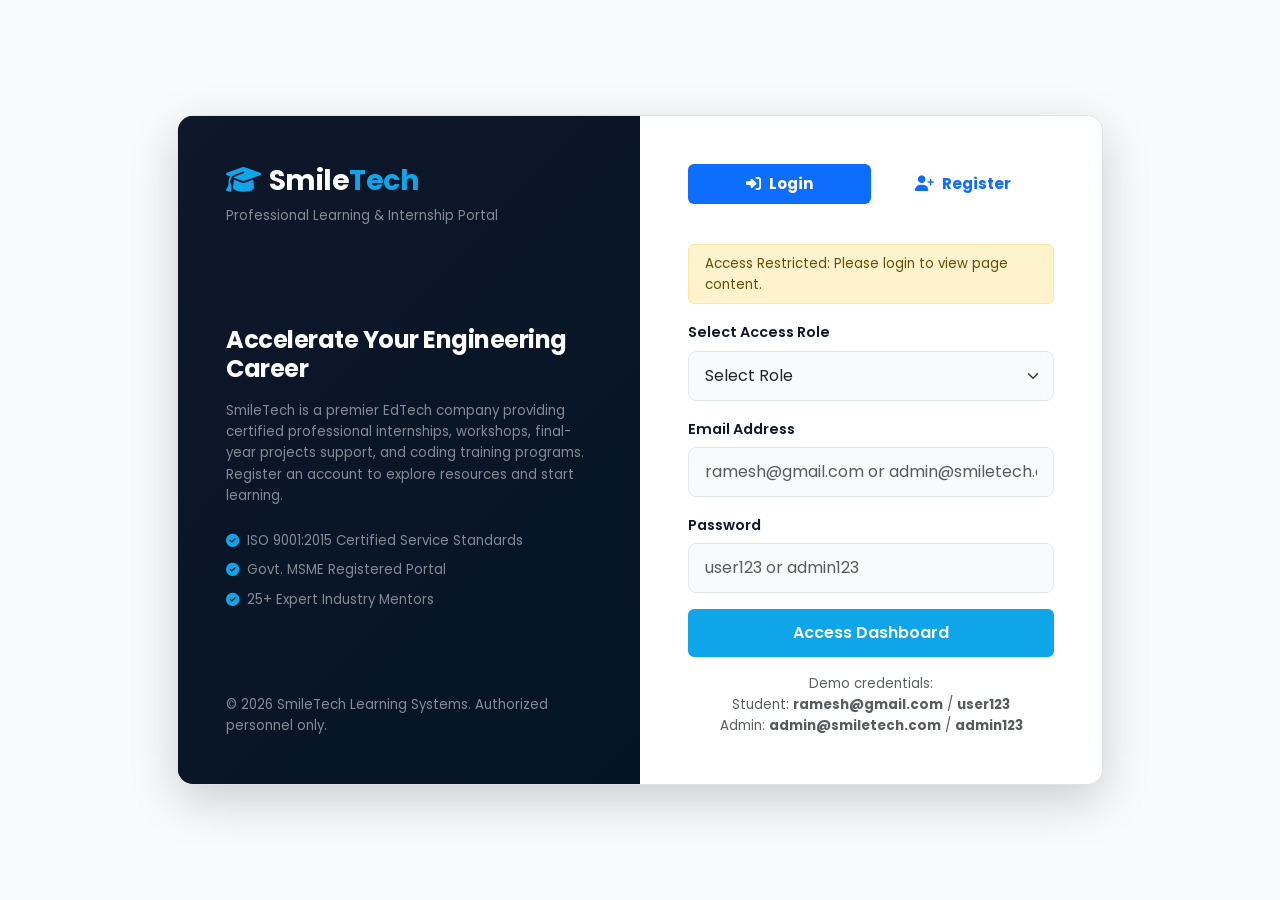
<file: FB/register.html>
<!DOCTYPE html>
<html lang="en">
<head>
    <meta charset="UTF-8">
    <meta name="viewport" content="width=device-width, initial-scale=1.0">
    <title>Portal Registration | SmileTech</title>
    <!-- Bootstrap 5 CSS -->
    <link href="https://cdn.jsdelivr.net/npm/bootstrap@5.3.0/dist/css/bootstrap.min.css" rel="stylesheet">
    <!-- FontAwesome for Icons -->
    <link href="https://cdnjs.cloudflare.com/ajax/libs/font-awesome/6.4.0/css/all.min.css" rel="stylesheet">
    <!-- Custom CSS -->
    <link rel="stylesheet" href="css/style.css">
</head>
<body class="auth-container">

    <div class="container">
        <div class="row justify-content-center">
            <div class="col-md-6">
                <div class="glass-panel p-4 p-md-5 bg-white shadow rounded-4">
                    <div class="text-center mb-4">
                        <a href="index.html" class="h3 fw-bold text-dark-blue mb-1 d-inline-block">
                            <i class="fa-solid fa-graduation-cap text-primary-custom me-2"></i>Smile<span class="text-primary-custom">Tech</span>
                        </a>
                        <p class="text-muted small">Register a new student or administrator account</p>
                    </div>

                    <!-- Validation alert container -->
                    <div id="reg-validation-alert" class="alert d-none py-2 px-3 small mb-3"></div>

                    <form id="register-form" onsubmit="validateRegisterForm(event)">
                        <div class="row g-3">
                            <div class="col-md-6">
                                <label class="form-label-custom">Register As (Role)</label>
                                <select class="form-select form-control-custom w-100" id="reg-role" required>
                                    <option value="" disabled selected>Select Role</option>
                                    <option value="user">User / Student</option>
                                    <option value="admin">Administrator</option>
                                </select>
                            </div>
                            <div class="col-md-6">
                                <label class="form-label-custom">Full Name</label>
                                <input type="text" class="form-control form-control-custom w-100" id="reg-name" required placeholder="Academic Full Name">
                            </div>
                            <div class="col-md-6">
                                <label class="form-label-custom">Email Address</label>
                                <input type="email" class="form-control form-control-custom w-100" id="reg-email" required placeholder="name@domain.com">
                            </div>
                            <div class="col-md-6">
                                <label class="form-label-custom">Phone Number</label>
                                <input type="tel" class="form-control form-control-custom w-100" id="reg-phone" required placeholder="10-digit number">
                            </div>
                            <div class="col-md-6">
                                <label class="form-label-custom">Password</label>
                                <input type="password" class="form-control form-control-custom w-100" id="reg-password" required placeholder="Min 6 characters">
                            </div>
                            <div class="col-md-6">
                                <label class="form-label-custom">Confirm Password</label>
                                <input type="password" class="form-control form-control-custom w-100" id="reg-confirm" required placeholder="Verify password">
                            </div>
                        </div>

                        <button type="submit" class="btn btn-primary-custom w-100 py-2.5 mt-4 mb-3">Create Portal Account</button>
                    </form>

                    <div class="text-center mt-2">
                        <span class="small text-muted">Already registered? <a href="login.html" class="text-primary-custom fw-semibold">Login Securely</a></span>
                    </div>
                </div>
            </div>
        </div>
    </div>

    <!-- Bootstrap 5 Bundle JS -->
    <script src="https://cdn.jsdelivr.net/npm/bootstrap@5.3.0/dist/js/bootstrap.bundle.min.js"></script>
    <!-- Custom script -->
    <script src="js/script.js"></script>
</body>
</html>
</file>
<file: FB/css/style.css>
/* SmileTech Training & Project Management System - Professional Stylesheet */
@import url('https://fonts.googleapis.com/css2?family=Poppins:wght@300;400;500;600;700;800&display=swap');

:root {
    --primary: #0ea5e9;         /* Sky Blue */
    --primary-hover: #0284c7;   /* Sky Blue Hover */
    --dark-blue: #0f172a;       /* Deep Slate Blue */
    --dark-blue-light: #1e293b; /* Medium Slate Blue */
    --light-bg: #f8fafc;        /* Off-White / Soft Slate */
    --white: #ffffff;
    --text-dark: #0f172a;
    --text-muted: #64748b;
    --border-color: #e2e8f0;
    
    --font-poppins: 'Poppins', sans-serif;
    --transition-smooth: all 0.3s cubic-bezier(0.4, 0, 0.2, 1);
    --shadow-sm: 0 1px 3px rgba(0,0,0,0.05), 0 1px 2px rgba(0,0,0,0.02);
    --shadow-md: 0 4px 6px -1px rgba(15, 23, 42, 0.08), 0 2px 4px -2px rgba(15, 23, 42, 0.04);
    --shadow-lg: 0 10px 15px -3px rgba(15, 23, 42, 0.1), 0 4px 6px -4px rgba(15, 23, 42, 0.05);
}

/* Global Reset & Core Styles */
* {
    margin: 0;
    padding: 0;
    box-sizing: border-box;
}

html {
    scroll-behavior: smooth;
}

body {
    font-family: var(--font-poppins);
    background-color: var(--white);
    color: var(--text-dark);
    font-size: 0.95rem;
    line-height: 1.6;
    overflow-x: hidden;
}

h1, h2, h3, h4, h5, h6 {
    font-weight: 700;
    color: var(--dark-blue);
    letter-spacing: -0.5px;
}

p {
    color: var(--text-muted);
}

a {
    text-decoration: none;
    transition: var(--transition-smooth);
}

/* Scrollbar Customization */
::-webkit-scrollbar {
    width: 8px;
    height: 8px;
}
::-webkit-scrollbar-track {
    background: var(--light-bg);
}
::-webkit-scrollbar-thumb {
    background: var(--primary);
    border-radius: 4px;
}
::-webkit-scrollbar-thumb:hover {
    background: var(--primary-hover);
}

/* Common Text Classes Override */
.text-primary-custom {
    color: var(--primary) !important;
}

.bg-dark-blue {
    background-color: var(--dark-blue) !important;
}

.bg-light-custom {
    background-color: var(--light-bg) !important;
}

/* Section Common Spacing */
.section-padding {
    padding: 80px 0;
}

.section-title {
    text-align: center;
    margin-bottom: 50px;
    position: relative;
}
.section-title h2 {
    font-size: 2.2rem;
    font-weight: 800;
    margin-bottom: 15px;
    text-transform: capitalize;
}
.section-title h2 span {
    color: var(--primary);
}
.section-title::after {
    content: '';
    position: absolute;
    bottom: -10px;
    left: 50%;
    transform: translateX(-50%);
    width: 60px;
    height: 4px;
    background-color: var(--primary);
    border-radius: 2px;
}

/* Custom Navigation Bar */
.navbar-custom {
    background-color: var(--dark-blue);
    padding: 15px 0;
    box-shadow: var(--shadow-md);
    transition: var(--transition-smooth);
}

.navbar-custom .navbar-brand {
    font-weight: 800;
    color: var(--white);
    font-size: 1.4rem;
}
.navbar-custom .navbar-brand span {
    color: var(--primary);
}

.navbar-custom .nav-link {
    color: rgba(255, 255, 255, 0.85) !important;
    font-weight: 500;
    padding: 8px 16px !important;
    border-radius: 4px;
    transition: var(--transition-smooth);
}
.navbar-custom .nav-link:hover,
.navbar-custom .nav-link.active {
    color: var(--primary) !important;
    background-color: rgba(255, 255, 255, 0.05);
}

/* Buttons */
.btn-primary-custom {
    background-color: var(--primary);
    color: var(--white) !important;
    font-weight: 600;
    padding: 10px 24px;
    border-radius: 6px;
    border: 2px solid var(--primary);
    transition: var(--transition-smooth);
}
.btn-primary-custom:hover {
    background-color: var(--primary-hover);
    border-color: var(--primary-hover);
    transform: translateY(-2px);
    box-shadow: 0 4px 12px rgba(14, 165, 233, 0.35);
}

.btn-secondary-custom {
    background-color: transparent;
    color: var(--white) !important;
    font-weight: 600;
    padding: 10px 24px;
    border-radius: 6px;
    border: 2px solid var(--white);
    transition: var(--transition-smooth);
}
.btn-secondary-custom:hover {
    background-color: var(--white);
    color: var(--dark-blue) !important;
    transform: translateY(-2px);
}

.btn-outline-primary-custom {
    background-color: transparent;
    color: var(--primary);
    font-weight: 600;
    padding: 8px 20px;
    border-radius: 6px;
    border: 2px solid var(--primary);
    transition: var(--transition-smooth);
}
.btn-outline-primary-custom:hover {
    background-color: var(--primary);
    color: var(--white);
    transform: translateY(-2px);
}

/* Premium Card Design */
.premium-card {
    background-color: var(--white);
    border: 1px solid var(--border-color);
    border-radius: 12px;
    padding: 2rem;
    height: 100%;
    position: relative;
    overflow: hidden;
    box-shadow: var(--shadow-sm);
    transition: var(--transition-smooth);
}
.premium-card::before {
    content: '';
    position: absolute;
    top: 0;
    left: 0;
    width: 100%;
    height: 4px;
    background: linear-gradient(to right, var(--primary), var(--dark-blue));
    opacity: 0;
    transition: var(--transition-smooth);
}
.premium-card:hover {
    transform: translateY(-8px);
    box-shadow: var(--shadow-lg);
    border-color: rgba(14, 165, 233, 0.2);
}
.premium-card:hover::before {
    opacity: 1;
}

.premium-card .card-icon {
    width: 60px;
    height: 60px;
    border-radius: 10px;
    background-color: rgba(14, 165, 233, 0.1);
    color: var(--primary);
    display: flex;
    align-items: center;
    justify-content: center;
    font-size: 1.8rem;
    margin-bottom: 1.5rem;
}

/* Image Card (for courses and internships) */
.image-card {
    background-color: var(--white);
    border: 1px solid var(--border-color);
    border-radius: 12px;
    overflow: hidden;
    height: 100%;
    box-shadow: var(--shadow-sm);
    transition: var(--transition-smooth);
}
.image-card-img {
    height: 200px;
    width: 100%;
    position: relative;
    overflow: hidden;
}
.image-card-img img {
    width: 100%;
    height: 100%;
    object-fit: cover;
    transition: var(--transition-smooth);
}
.image-card-body {
    padding: 1.5rem;
}
.image-card:hover {
    transform: translateY(-6px);
    box-shadow: var(--shadow-lg);
    border-color: rgba(14, 165, 233, 0.25);
}
.image-card:hover .image-card-img img {
    transform: scale(1.08);
}

/* Custom Forms */
.form-label-custom {
    font-weight: 600;
    color: var(--dark-blue);
    margin-bottom: 6px;
    font-size: 0.9rem;
}
.form-control-custom {
    border: 1px solid var(--border-color);
    padding: 12px 16px;
    border-radius: 8px;
    background-color: var(--light-bg);
    transition: var(--transition-smooth);
}
.form-control-custom:focus {
    background-color: var(--white);
    border-color: var(--primary);
    box-shadow: 0 0 0 4px rgba(14, 165, 233, 0.15);
    outline: none;
}

/* Hero Banner */
.hero-banner {
    padding: 140px 0 100px;
    background: linear-gradient(135deg, var(--dark-blue) 0%, #031525 100%);
    position: relative;
    overflow: hidden;
}
.hero-banner::after {
    content: '';
    position: absolute;
    top: -20%;
    right: -10%;
    width: 600px;
    height: 600px;
    border-radius: 50%;
    background: radial-gradient(circle, rgba(14, 165, 233, 0.15) 0%, transparent 60%);
    pointer-events: none;
}
.hero-banner h1 {
    font-size: 3rem;
    font-weight: 800;
    color: var(--white);
    line-height: 1.2;
}
.hero-banner h1 span {
    color: var(--primary);
}
.hero-banner p {
    color: rgba(255,255,255,0.7);
}

/* Breadcrumb Header for Inner Pages */
.inner-header {
    background: linear-gradient(135deg, var(--dark-blue) 0%, #1e293b 100%);
    padding: 80px 0;
    text-align: center;
    position: relative;
    border-bottom: 3px solid var(--primary);
}
.inner-header h1 {
    color: var(--white);
    font-size: 2.5rem;
    font-weight: 800;
    margin-bottom: 10px;
}
.inner-header .breadcrumb {
    justify-content: center;
    margin-bottom: 0;
}
.inner-header .breadcrumb-item,
.inner-header .breadcrumb-item a {
    color: rgba(255,255,255,0.7);
    font-weight: 500;
}
.inner-header .breadcrumb-item.active {
    color: var(--primary);
}

/* Gallery Section */
.gallery-filter-btn {
    background: var(--light-bg);
    border: 1px solid var(--border-color);
    color: var(--text-dark);
    padding: 8px 20px;
    border-radius: 30px;
    margin: 5px;
    font-weight: 600;
    transition: var(--transition-smooth);
    cursor: pointer;
}
.gallery-filter-btn:hover,
.gallery-filter-btn.active {
    background-color: var(--primary);
    color: var(--white);
    border-color: var(--primary);
    box-shadow: 0 4px 10px rgba(14, 165, 233, 0.3);
}

.gallery-grid-item {
    border-radius: 12px;
    overflow: hidden;
    border: 1px solid var(--border-color);
    position: relative;
    aspect-ratio: 4/3;
    cursor: pointer;
    box-shadow: var(--shadow-sm);
    transition: var(--transition-smooth);
}
.gallery-grid-item img {
    width: 100%;
    height: 100%;
    object-fit: cover;
    transition: var(--transition-smooth);
}
.gallery-grid-item .overlay {
    position: absolute;
    bottom: 0;
    left: 0;
    width: 100%;
    padding: 20px;
    background: linear-gradient(to top, rgba(15, 23, 42, 0.95), transparent);
    color: var(--white);
    opacity: 0;
    transform: translateY(10px);
    transition: var(--transition-smooth);
}
.gallery-grid-item:hover {
    transform: scale(1.02);
    border-color: var(--primary);
    box-shadow: var(--shadow-lg);
}
.gallery-grid-item:hover img {
    transform: scale(1.08);
}
.gallery-grid-item:hover .overlay {
    opacity: 1;
    transform: translateY(0);
}
.gallery-grid-item .badge {
    position: absolute;
    top: 15px;
    left: 15px;
    background-color: var(--primary);
    color: var(--white);
    font-weight: 600;
}

/* Lightbox Modal */
.lightbox-modal .modal-content {
    background-color: transparent;
    border: none;
}
.lightbox-modal .modal-body {
    position: relative;
    padding: 0;
    display: flex;
    justify-content: center;
    align-items: center;
}
.lightbox-modal img {
    max-height: 80vh;
    border-radius: 8px;
    box-shadow: var(--shadow-lg);
}
.lightbox-modal .close-btn {
    position: absolute;
    top: -40px;
    right: 0;
    color: var(--white);
    font-size: 2rem;
    cursor: pointer;
    background: none;
    border: none;
}

/* Rating Stars */
.star-rating {
    color: #f59e0b;
    font-size: 1.1rem;
}

.rating-form-group {
    display: flex;
    flex-direction: row-reverse;
    justify-content: flex-end;
}
.rating-form-group input {
    display: none;
}
.rating-form-group label {
    font-size: 2rem;
    color: #cbd5e1;
    cursor: pointer;
    transition: var(--transition-smooth);
    margin-right: 6px;
}
.rating-form-group label:hover,
.rating-form-group label:hover ~ label,
.rating-form-group input:checked ~ label {
    color: #f59e0b;
}

/* Testimonial slider / reviews */
.feedback-card {
    background-color: var(--white);
    border: 1px solid var(--border-color);
    border-radius: 12px;
    padding: 2rem;
    box-shadow: var(--shadow-sm);
}

/* Scroll-to-Top Button */
.scroll-top-btn {
    position: fixed;
    bottom: 30px;
    right: 30px;
    width: 45px;
    height: 45px;
    border-radius: 50%;
    background-color: var(--primary);
    color: var(--white);
    display: flex;
    align-items: center;
    justify-content: center;
    font-size: 1.2rem;
    border: none;
    box-shadow: var(--shadow-lg);
    cursor: pointer;
    opacity: 0;
    visibility: hidden;
    transition: var(--transition-smooth);
    z-index: 999;
}
.scroll-top-btn.visible {
    opacity: 1;
    visibility: visible;
}
.scroll-top-btn:hover {
    background-color: var(--primary-hover);
    transform: translateY(-3px);
}

/* Footer Section */
.footer-custom {
    background-color: var(--dark-blue);
    color: rgba(255, 255, 255, 0.7);
    padding: 60px 0 30px;
    border-top: 4px solid var(--primary);
}
.footer-custom h5 {
    color: var(--white);
    font-weight: 700;
}
.footer-link {
    color: rgba(255, 255, 255, 0.7);
    transition: var(--transition-smooth);
    display: inline-block;
    padding: 3px 0;
}
.footer-link:hover {
    color: var(--primary);
    transform: translateX(3px);
}
.footer-social-link {
    width: 38px;
    height: 38px;
    border-radius: 50%;
    background-color: rgba(255, 255, 255, 0.05);
    color: var(--white);
    display: flex;
    align-items: center;
    justify-content: center;
    transition: var(--transition-smooth);
}
.footer-social-link:hover {
    background-color: var(--primary);
    color: var(--white);
    transform: translateY(-3px);
}

/* Accordion Custom Style (FAQs) */
.accordion-custom-item {
    border: 1px solid var(--border-color) !important;
    border-radius: 8px !important;
    overflow: hidden;
    margin-bottom: 12px;
}
.accordion-custom-header {
    border-radius: 8px !important;
}

/* Flex Align Center Icon Texts */
.flex-icon-item {
    display: flex;
    align-items: flex-start;
    gap: 15px;
}
.flex-icon-box {
    width: 40px;
    height: 40px;
    border-radius: 8px;
    background-color: rgba(14, 165, 233, 0.1);
    color: var(--primary);
    display: flex;
    align-items: center;
    justify-content: center;
    font-size: 1.1rem;
    flex-shrink: 0;
}

/* Mobile Toggler custom styling */
.navbar-toggler-custom {
    border-color: rgba(255,255,255,0.15) !important;
    padding: 6px 12px !important;
}
.navbar-toggler-custom:focus {
    box-shadow: none !important;
}
.navbar-toggler-icon-custom {
    filter: invert(1);
}

/* Split layout auth */
.auth-container {
    min-height: 100vh;
    display: flex;
    align-items: center;
    justify-content: center;
    background-color: var(--light-bg);
    padding: 40px 0;
}

@media (max-width: 991.98px) {
    .hero-banner h1 {
        font-size: 2.2rem;
    }
}
</file>
<file: FB/css/admin-style.css>
/* SmileTech Training & Project Management System - Admin Dashboard Stylesheet */
@import url('https://fonts.googleapis.com/css2?family=Poppins:wght@300;400;500;600;700;800&display=swap');

:root {
    --primary: #3b82f6;          /* Sky Blue Accent */
    --primary-hover: #2563eb;
    --dark-blue: #0f172a;        /* Deep Slate Blue Sidebar */
    --dark-blue-light: #1e293b;
    --light-bg: #f8fafc;
    --white: #ffffff;
    --text-dark: #0f172a;
    --text-muted: #64748b;
    --border-color: #e2e8f0;
    
    --font-poppins: 'Poppins', sans-serif;
    --transition-smooth: all 0.3s cubic-bezier(0.4, 0, 0.2, 1);
    --sidebar-width: 260px;
}

/* Core Dashboard Layout */
body {
    font-family: var(--font-poppins);
    background-color: var(--light-bg);
    color: var(--text-dark);
    font-size: 0.92rem;
    overflow-x: hidden;
}

h1, h2, h3, h4, h5, h6 {
    font-weight: 700;
    color: var(--dark-blue);
}

/* Collapsible Sidebar styling */
.admin-sidebar {
    width: var(--sidebar-width);
    background-color: var(--dark-blue);
    height: 100vh;
    position: fixed;
    top: 0;
    left: 0;
    z-index: 1000;
    display: flex;
    flex-direction: column;
    transition: var(--transition-smooth);
    border-right: 1px solid rgba(255,255,255,0.05);
}

.admin-sidebar .sidebar-logo {
    padding: 24px;
    border-bottom: 1px solid rgba(255,255,255,0.08);
}
.admin-sidebar .sidebar-logo a {
    color: var(--white);
    font-weight: 800;
    font-size: 1.3rem;
    text-decoration: none;
}
.admin-sidebar .sidebar-logo a span {
    color: var(--primary);
}

.admin-sidebar-menu {
    list-style: none;
    padding: 20px 12px;
    margin: 0;
    flex-grow: 1;
    overflow-y: auto;
}
.admin-sidebar-menu::-webkit-scrollbar {
    width: 4px;
}
.admin-sidebar-menu::-webkit-scrollbar-thumb {
    background: rgba(255,255,255,0.1);
    border-radius: 2px;
}

.admin-sidebar-menu li {
    margin-bottom: 6px;
}

.admin-sidebar-link {
    display: flex;
    align-items: center;
    padding: 11px 16px;
    color: rgba(255, 255, 255, 0.7);
    text-decoration: none;
    border-radius: 8px;
    font-weight: 500;
    transition: var(--transition-smooth);
    cursor: pointer;
}
.admin-sidebar-link i {
    width: 22px;
    margin-right: 12px;
    font-size: 1.1rem;
    text-align: center;
}
.admin-sidebar-link:hover {
    color: var(--white);
    background-color: rgba(255, 255, 255, 0.05);
}
.admin-sidebar-link.active {
    background-color: var(--primary);
    color: var(--white);
    box-shadow: 0 4px 12px rgba(59, 130, 246, 0.3);
}

.admin-sidebar-link.logout-link {
    color: #ef4444;
}
.admin-sidebar-link.logout-link:hover {
    background-color: rgba(239, 68, 68, 0.1);
}

/* Main Content Wrapper */
.admin-main-wrapper {
    margin-left: var(--sidebar-width);
    min-height: 100vh;
    display: flex;
    flex-direction: column;
    transition: var(--transition-smooth);
    background-color: var(--white); /* Content area should be white background */
}

/* Top Navbar */
.admin-navbar {
    height: 70px;
    background-color: var(--white);
    border-bottom: 1px solid var(--border-color);
    padding: 0 30px;
    display: flex;
    align-items: center;
    justify-content: space-between;
    position: sticky;
    top: 0;
    z-index: 999;
}

.navbar-left {
    display: flex;
    align-items: center;
    gap: 15px;
}
.sidebar-toggle-btn {
    background: none;
    border: none;
    color: var(--text-dark);
    font-size: 1.3rem;
    cursor: pointer;
    display: none; /* Only show on mobile */
}

.navbar-search {
    position: relative;
    width: 260px;
}
.navbar-search input {
    width: 100%;
    padding: 8px 16px 8px 36px;
    border-radius: 20px;
    border: 1px solid var(--border-color);
    background-color: var(--light-bg);
    font-size: 0.85rem;
    transition: var(--transition-smooth);
}
.navbar-search input:focus {
    background-color: var(--white);
    border-color: var(--primary);
    outline: none;
    box-shadow: 0 0 0 3px rgba(59, 130, 246, 0.15);
}
.navbar-search i {
    position: absolute;
    top: 50%;
    left: 14px;
    transform: translateY(-50%);
    color: var(--text-muted);
}

.navbar-right {
    display: flex;
    align-items: center;
    gap: 20px;
}

.notification-bell {
    font-size: 1.2rem;
    color: var(--text-muted);
    position: relative;
    cursor: pointer;
}
.notification-bell .badge {
    position: absolute;
    top: -5px;
    right: -5px;
    width: 8px;
    height: 8px;
    padding: 0;
    border-radius: 50%;
    background-color: #ef4444;
}

.admin-profile-pill {
    display: flex;
    align-items: center;
    gap: 10px;
    cursor: pointer;
}
.admin-profile-img {
    width: 36px;
    height: 36px;
    border-radius: 50%;
    object-fit: cover;
    border: 2px solid var(--primary);
}

/* Dashboard Inner Body padding */
.admin-body {
    padding: 30px;
    flex-grow: 1;
    background-color: var(--white); /* ensure content area is white background */
}

/* Statistic Cards */
.admin-stat-card {
    background-color: var(--white);
    border: 1px solid var(--border-color);
    border-radius: 12px;
    padding: 22px;
    display: flex;
    align-items: center;
    justify-content: space-between;
    transition: var(--transition-smooth);
    box-shadow: 0 2px 8px rgba(15, 23, 42, 0.04);
}
.admin-stat-card:hover {
    transform: translateY(-5px);
    box-shadow: 0 10px 20px rgba(59, 130, 246, 0.12);
    border-color: rgba(59, 130, 246, 0.3);
}

.stat-card-details h3 {
    font-size: 1.8rem;
    font-weight: 800;
    margin-bottom: 2px;
    font-family: monospace;
}
.stat-card-details p {
    font-size: 0.82rem;
    font-weight: 600;
    color: var(--text-muted);
    margin-bottom: 0;
    text-transform: uppercase;
    letter-spacing: 0.5px;
}

.stat-card-icon {
    width: 50px;
    height: 50px;
    border-radius: 10px;
    background-color: rgba(59, 130, 246, 0.1);
    color: var(--primary);
    display: flex;
    align-items: center;
    justify-content: center;
    font-size: 1.4rem;
}

/* Tables Custom Styling */
.table-custom-wrapper {
    background-color: var(--white);
    border: 1px solid var(--border-color);
    border-radius: 10px;
    overflow: hidden;
    box-shadow: 0 2px 6px rgba(0,0,0,0.02);
}
.table-custom {
    margin-bottom: 0;
}
.table-custom th {
    background-color: var(--dark-blue) !important;
    color: var(--white) !important;
    font-weight: 600;
    padding: 14px 18px;
    font-size: 0.85rem;
}
.table-custom td {
    padding: 14px 18px;
    border-bottom: 1px solid var(--border-color);
    vertical-align: middle;
    color: var(--text-dark);
}
.table-custom tr:last-child td {
    border-bottom: none;
}
.table-custom tr:hover td {
    background-color: var(--light-bg);
}

/* Status Badges */
.badge-admin-status {
    padding: 5px 12px;
    border-radius: 30px;
    font-size: 0.72rem;
    font-weight: 700;
    text-transform: uppercase;
    letter-spacing: 0.5px;
    display: inline-block;
}
.badge-admin-status.pending { background-color: #fef3c7; color: #d97706; border: 1px solid rgba(217, 119, 6, 0.15); }
.badge-admin-status.approved { background-color: #dbeafe; color: #2563eb; border: 1px solid rgba(37, 99, 235, 0.15); }
.badge-admin-status.rejected { background-color: #fee2e2; color: #dc2626; border: 1px solid rgba(220, 38, 38, 0.15); }
.badge-admin-status.completed { background-color: #d1fae5; color: #059669; border: 1px solid rgba(5, 150, 105, 0.15); }

/* Custom Admin Cards */
.admin-card {
    background-color: var(--white);
    border: 1px solid var(--border-color);
    border-radius: 12px;
    padding: 20px;
    height: 100%;
    position: relative;
    transition: var(--transition-smooth);
    box-shadow: 0 2px 6px rgba(0,0,0,0.02);
}
.admin-card:hover {
    transform: translateY(-4px);
    box-shadow: 0 8px 18px rgba(15, 23, 42, 0.06);
    border-color: rgba(59, 130, 246, 0.25);
}
.admin-card h4 {
    font-size: 1.05rem;
    font-weight: 700;
    color: var(--dark-blue);
    margin-bottom: 8px;
}

/* Admin Form Controls */
.admin-form-label {
    font-weight: 600;
    font-size: 0.85rem;
    color: var(--dark-blue);
    margin-bottom: 6px;
}
.admin-form-control {
    border: 1px solid var(--border-color);
    padding: 10px 14px;
    border-radius: 6px;
    background-color: var(--light-bg);
    transition: var(--transition-smooth);
    font-size: 0.9rem;
}
.admin-form-control:focus {
    background-color: var(--white);
    border-color: var(--primary);
    box-shadow: 0 0 0 3px rgba(59, 130, 246, 0.15);
    outline: none;
}

/* Sections Display Toggles */
.admin-section {
    display: none;
    animation: slideIn 0.3s ease-out;
}
.admin-section.active {
    display: block;
}

@keyframes slideIn {
    from { opacity: 0; transform: translateY(8px); }
    to { opacity: 1; transform: translateY(0); }
}

/* Footer styling */
.admin-footer {
    padding: 20px 30px;
    background-color: var(--light-bg);
    border-top: 1px solid var(--border-color);
    text-align: center;
    color: var(--text-muted);
    font-size: 0.8rem;
    margin-top: auto;
}

/* Responsive sidebar behaviors */
@media (max-width: 991.98px) {
    .admin-sidebar {
        transform: translateX(-100%);
    }
    .admin-sidebar.active {
        transform: translateX(0);
    }
    .admin-main-wrapper {
        margin-left: 0;
    }
    .sidebar-toggle-btn {
        display: block;
    }
    .admin-navbar {
        padding: 0 20px;
    }
    .navbar-search {
        display: none; /* Hide search box on smaller viewports */
    }
}
</file>
